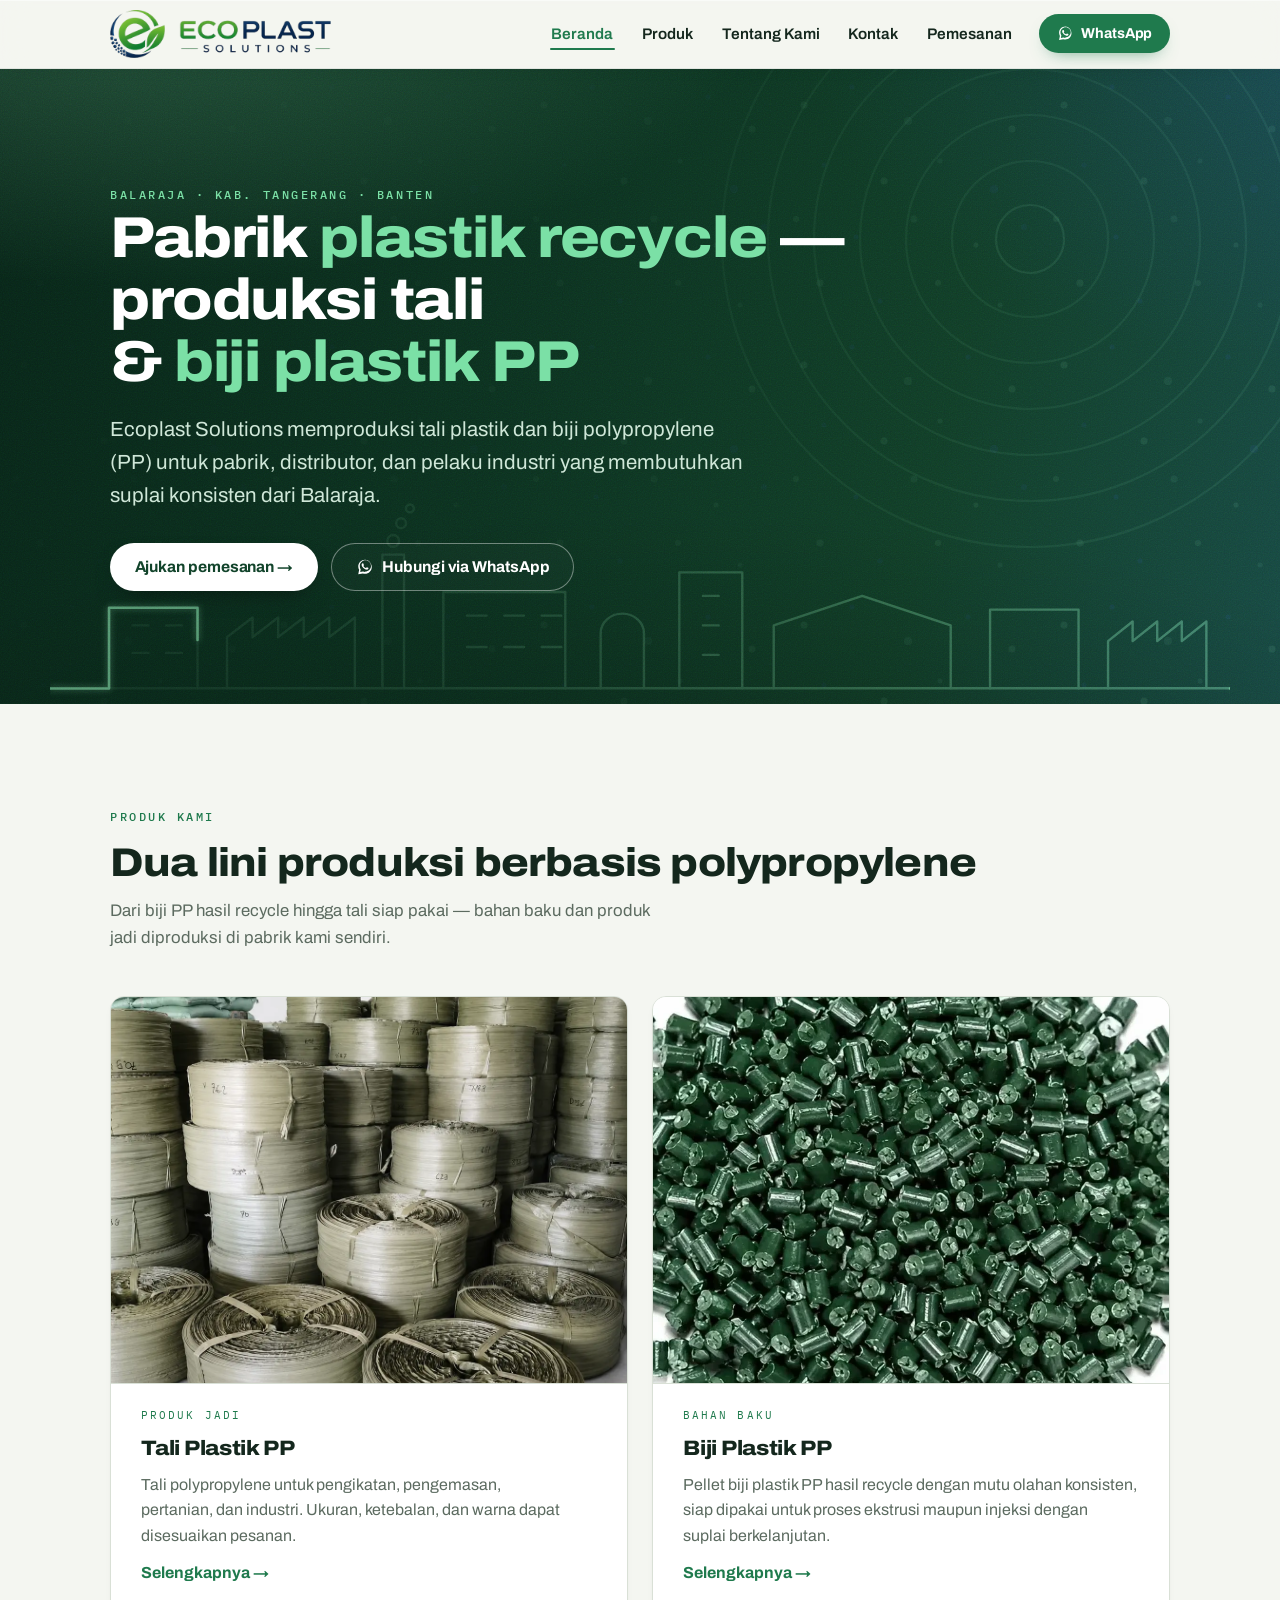
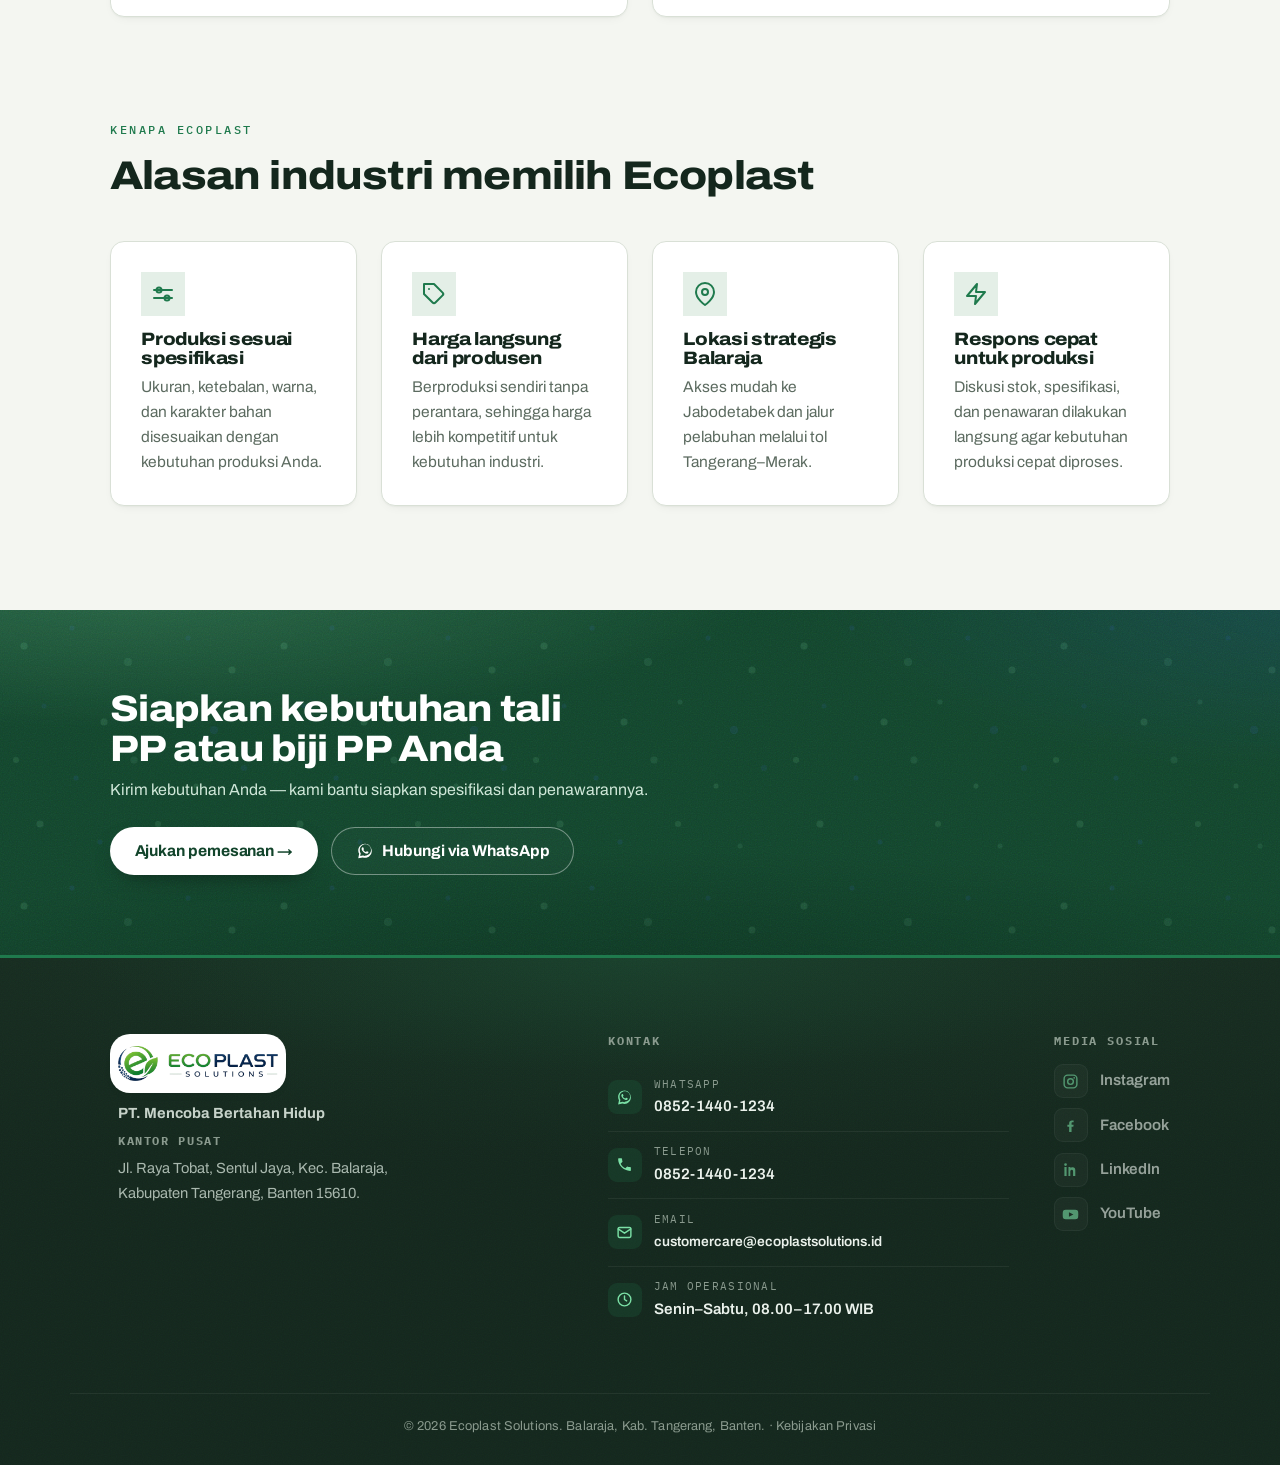
<file: index.html>
<!DOCTYPE html>
<html lang="id">
<head>
  <meta charset="UTF-8" />
  <meta name="viewport" content="width=device-width, initial-scale=1.0" />
  <title>Pabrik Plastik Recycle — Tali & Biji Plastik PP | Ecoplast Solutions</title>
  <meta name="description" content="Pabrik plastik recycle yang memproduksi biji plastik PP dan tali plastik PP untuk kebutuhan industri. Ecoplast Solutions — Balaraja, Kab. Tangerang, Banten." />
  <meta name="keywords" content="tali plastik, biji plastik, polypropylene, PP, produsen tali plastik PP, pabrik biji plastik, pabrik plastik recycle, pabrik plastik recycle biji plastik, pabrik daur ulang plastik, Ecoplast Solutions, Indonesia, Tangerang, Balaraja, Banten" />
  <meta name="robots" content="index, follow, max-snippet:-1, max-image-preview:large" />

  <link rel="canonical" href="https://ecoplastsolutions.id/" />
  <meta property="og:type" content="website" />
  <meta property="og:site_name" content="Ecoplast Solutions" />
  <meta property="og:locale" content="id_ID" />
  <meta property="og:title" content="Pabrik Plastik Recycle — Tali & Biji Plastik PP | Ecoplast Solutions" />
  <meta property="og:description" content="Pabrik plastik recycle: biji plastik PP dan tali plastik PP untuk pabrik, distributor, dan pelaku industri. Balaraja, Kab. Tangerang, Banten." />
  <meta property="og:url" content="https://ecoplastsolutions.id/" />
  <meta property="og:image" content="https://ecoplastsolutions.id/assets/og-image.png" />
  <meta property="og:image:width" content="1200" />
  <meta property="og:image:height" content="630" />
  <meta property="og:image:alt" content="Logo Ecoplast Solutions — produksi tali plastik &amp; biji plastik PP, Balaraja, Kab. Tangerang, Banten" />
  <meta name="twitter:card" content="summary_large_image" />

  <meta name="geo.region" content="ID-BT" />
  <meta name="geo.placename" content="Balaraja, Kabupaten Tangerang" />
  <meta name="geo.position" content="-6.2077458;106.4389806" />
  <meta name="ICBM" content="-6.2077458, 106.4389806" />

  <link rel="icon" href="/favicon.ico" sizes="16x16 32x32 48x48" />
  <link rel="icon" type="image/png" href="/favicon-32x32.png" sizes="32x32" />
  <link rel="icon" type="image/png" href="/favicon-48x48.png" sizes="48x48" />
  <link rel="apple-touch-icon" href="/apple-touch-icon.png" />
  <meta name="theme-color" content="#12442B" />
  <meta name="msapplication-TileColor" content="#12442B" />

  <link rel="preconnect" href="https://fonts.googleapis.com" />
  <link rel="preconnect" href="https://fonts.gstatic.com" crossorigin />
  <link href="https://fonts.googleapis.com/css2?family=Archivo:wght@400;500;600;700;800;900&family=IBM+Plex+Mono:wght@400;500&display=swap" rel="stylesheet" />
  <link rel="stylesheet" href="/styles.css?v=20260918a" />
  <link rel="stylesheet" href="/responsive.css?v=20260918a" />

  <script type="application/ld+json">
  {
    "@context": "https://schema.org",
    "@graph": [
      {
        "@type": "LocalBusiness",
        "@id": "https://ecoplastsolutions.id/#business",
        "name": "Ecoplast Solutions",
        "legalName": "PT. Mencoba Bertahan Hidup",
        "url": "https://ecoplastsolutions.id/",
        "logo": "https://ecoplastsolutions.id/assets/logo-full.png",
        "image": "https://ecoplastsolutions.id/assets/og-image.png",
        "description": "Pabrik plastik recycle yang memproduksi tali plastik dan biji plastik polypropylene (PP) untuk kebutuhan industri di Balaraja, Kabupaten Tangerang, Banten.",
        "keywords": "tali plastik PP, biji plastik PP, polypropylene, produsen plastik, pabrik plastik recycle, pabrik plastik recycle biji plastik, daur ulang plastik, Balaraja, Kabupaten Tangerang, Banten, Indonesia",
        "telephone": "+6285214401234",
        "email": "customercare@ecoplastsolutions.id",
        "address": {
          "@type": "PostalAddress",
          "streetAddress": "Jl. Raya Tobat, Sentul Jaya, Kec. Balaraja, Kabupaten Tangerang",
          "addressLocality": "Balaraja",
          "addressRegion": "Banten",
          "postalCode": "15610",
          "addressCountry": "ID"
        },
        "geo": {
          "@type": "GeoCoordinates",
          "latitude": -6.2077458,
          "longitude": 106.4389806
        },
        "hasMap": "https://www.google.com/maps?cid=893561851054800034",
        "openingHoursSpecification": [
          {
            "@type": "OpeningHoursSpecification",
            "dayOfWeek": [
              "Monday",
              "Tuesday",
              "Wednesday",
              "Thursday",
              "Friday",
              "Saturday"
            ],
            "opens": "08:00",
            "closes": "17:00"
          }
        ],
        "areaServed": [
          {
            "@type": "Country",
            "name": "Indonesia"
          },
          {
            "@type": "AdministrativeArea",
            "name": "Banten"
          },
          {
            "@type": "AdministrativeArea",
            "name": "DKI Jakarta"
          },
          {
            "@type": "AdministrativeArea",
            "name": "Jawa Barat"
          }
        ]
      },
      {
        "@type": "WebSite",
        "@id": "https://ecoplastsolutions.id/#website",
        "url": "https://ecoplastsolutions.id/",
        "name": "Ecoplast Solutions",
        "inLanguage": "id-ID",
        "publisher": {
          "@id": "https://ecoplastsolutions.id/#business"
        }
      },
      {
        "@type": "WebPage",
        "@id": "https://ecoplastsolutions.id/#webpage",
        "url": "https://ecoplastsolutions.id/",
        "name": "Pabrik Plastik Recycle — Tali & Biji Plastik PP | Ecoplast Solutions",
        "isPartOf": {
          "@id": "https://ecoplastsolutions.id/#website"
        },
        "about": {
          "@id": "https://ecoplastsolutions.id/#business"
        },
        "inLanguage": "id-ID"
      }
    ]
  }
  </script>
  <script>document.documentElement.classList.add('has-js');</script>
</head>
<body>
  <a class="skip-link" href="#main">Lewati ke konten</a>

  <header class="site-header">
    <div class="container">
      <a class="brand" href="/" aria-label="Ecoplast Solutions — Beranda">
        <img class="brand__mark" src="/assets/logo-lockup.png?v=1" width="570" height="124" alt="Ecoplast Solutions" />
      </a>
      <input type="checkbox" id="nav-toggle" class="nav-toggle" aria-label="Buka menu navigasi" autocomplete="off" />
      <label class="nav-burger" for="nav-toggle"><span></span><span></span><span></span></label>
      <label class="nav-overlay" for="nav-toggle" aria-hidden="true"></label>
      <nav class="nav" aria-label="Navigasi utama">
        <ul class="nav__links">
          <li><a class="nav__link" href="/" aria-current="page">Beranda</a></li>
          <li><a class="nav__link" href="/produk.html">Produk</a></li>
          <li><a class="nav__link" href="/tentang.html">Tentang Kami</a></li>
          <li><a class="nav__link" href="/kontak.html">Kontak</a></li>
          <li><a class="nav__link" href="/pemesanan.html">Pemesanan</a></li>
        </ul>
        <a class="btn btn--wa nav__cta" href="https://wa.me/6285214401234?text=Halo%20Ecoplast%20Solutions%2C%20saya%20ingin%20bertanya." target="_blank" rel="noopener">
          <svg class="wa-ico" viewBox="0 0 32 32" aria-hidden="true" fill="currentColor"><path d="M16.04 3C9.4 3 4 8.4 4 15.04c0 2.12.55 4.19 1.6 6.02L4 29l8.13-1.55a12 12 0 0 0 3.9.66h.01C22.68 28.1 28 22.7 28 16.06 28 9.42 22.68 3 16.04 3zm0 21.9c-1.2 0-2.38-.24-3.48-.72l-.25-.1-4.83.92.92-4.7-.16-.25a9.9 9.9 0 0 1-1.53-5.9c0-5.5 4.48-9.98 9.98-9.98 5.5 0 9.9 4.48 9.9 9.98 0 5.5-4.48 9.75-9.98 9.75zm5.46-7.38c-.3-.15-1.77-.87-2.04-.97-.27-.1-.47-.15-.67.15-.2.3-.77.97-.94 1.17-.17.2-.35.22-.65.07-.3-.15-1.26-.46-2.4-1.48-.89-.79-1.49-1.77-1.66-2.07-.17-.3-.02-.46.13-.61.13-.13.3-.35.45-.52.15-.17.2-.3.3-.5.1-.2.05-.37-.02-.52-.08-.15-.67-1.62-.92-2.22-.24-.58-.49-.5-.67-.51l-.57-.01c-.2 0-.52.07-.8.37-.27.3-1.05 1.02-1.05 2.5 0 1.47 1.07 2.89 1.22 3.09.15.2 2.1 3.2 5.08 4.49.71.31 1.26.49 1.69.63.71.22 1.36.19 1.87.12.57-.09 1.77-.72 2.02-1.42.25-.7.25-1.3.17-1.42-.07-.13-.27-.2-.57-.35z"/></svg>
          WhatsApp
        </a>
      </nav>
    </div>
  </header>

  <main id="main">

    <!-- Hero -->
    <section class="hero dotted hero--factory">
      <!-- Cahaya berjalan menyusuri siluet skyline pabrik. Layer statis redup =
           background CSS .hero--factory; overlay ini hanya segmen cahaya terang
           yang mengalir. Murni CSS/SVG; dimatikan saat prefers-reduced-motion. -->
      <svg class="hero__skyline" viewBox="0 0 1200 230" fill="none" aria-hidden="true" focusable="false">
        <path class="hero__skyline-run" pathLength="1000"
          d="M0 214 H60 V132 H150 V214 H180 V162 L206 142 L206 162 L232 142 L232 162 L258 142 L258 162 L284 142 L284 162 L310 142 L310 214 H338 V78 H360 V214 H400 V116 H524 V214 H560 V158 a22 20 0 0 1 44 0 V214 H640 V96 H704 V214 H736 V150 L826 120 L916 150 V214 H956 V134 H1046 V214 H1076 V166 L1101 146 L1101 166 L1126 146 L1126 166 L1151 146 L1151 166 L1176 146 L1176 214 H1200" />
      </svg>
      <div class="container">
        <div class="hero__inner">
          <span class="eyebrow on-dark">Balaraja · Kab. Tangerang · Banten</span>
          <h1>Pabrik <span class="hl-light">plastik recycle</span> — produksi tali &amp; <span class="hl-light">biji plastik PP</span></h1>
          <p class="hero__lead">Ecoplast Solutions memproduksi tali plastik dan biji polypropylene (PP) untuk pabrik, distributor, dan pelaku industri yang membutuhkan suplai konsisten dari Balaraja.</p>
          <div class="hero__actions">
            <a class="btn btn--on-dark" href="/pemesanan.html">Ajukan pemesanan →</a>
            <a class="btn btn--ghost-dark" href="https://wa.me/6285214401234?text=Halo%20Ecoplast%20Solutions%2C%20saya%20tertarik%20dengan%20tali%20plastik%20dan%20biji%20plastik%20PP." target="_blank" rel="noopener">
              <svg class="wa-ico" viewBox="0 0 32 32" aria-hidden="true" fill="currentColor"><path d="M16.04 3C9.4 3 4 8.4 4 15.04c0 2.12.55 4.19 1.6 6.02L4 29l8.13-1.55a12 12 0 0 0 3.9.66h.01C22.68 28.1 28 22.7 28 16.06 28 9.42 22.68 3 16.04 3zm0 21.9c-1.2 0-2.38-.24-3.48-.72l-.25-.1-4.83.92.92-4.7-.16-.25a9.9 9.9 0 0 1-1.53-5.9c0-5.5 4.48-9.98 9.98-9.98 5.5 0 9.9 4.48 9.9 9.98 0 5.5-4.48 9.75-9.98 9.75zm5.46-7.38c-.3-.15-1.77-.87-2.04-.97-.27-.1-.47-.15-.67.15-.2.3-.77.97-.94 1.17-.17.2-.35.22-.65.07-.3-.15-1.26-.46-2.4-1.48-.89-.79-1.49-1.77-1.66-2.07-.17-.3-.02-.46.13-.61.13-.13.3-.35.45-.52.15-.17.2-.3.3-.5.1-.2.05-.37-.02-.52-.08-.15-.67-1.62-.92-2.22-.24-.58-.49-.5-.67-.51l-.57-.01c-.2 0-.52.07-.8.37-.27.3-1.05 1.02-1.05 2.5 0 1.47 1.07 2.89 1.22 3.09.15.2 2.1 3.2 5.08 4.49.71.31 1.26.49 1.69.63.71.22 1.36.19 1.87.12.57-.09 1.77-.72 2.02-1.42.25-.7.25-1.3.17-1.42-.07-.13-.27-.2-.57-.35z"/></svg>
              Hubungi via WhatsApp
            </a>
          </div>
        </div>
      </div>
    </section>

    <!-- Ringkasan produk -->
    <section class="section">
      <div class="container">
        <div class="sec-head">
          <span class="eyebrow">Produk kami</span>
          <h2 class="h2-nowrap-lg">Dua lini produksi berbasis&nbsp;polypropylene</h2>
          <p>Dari biji PP hasil recycle hingga tali siap pakai — bahan baku dan produk jadi diproduksi di pabrik kami sendiri.</p>
        </div>
        <div class="grid grid--2">
          <a class="card pcard" href="/produk.html#tali">
            <div class="pcard__media">
              <img class="pcard__img" src="/assets/product/tali.webp" alt="Gulungan tali plastik PP di gudang produksi" width="1086" height="1448" loading="lazy" />
            </div>
            <span class="pcard__tag">Produk jadi</span>
            <h3>Tali Plastik PP</h3>
            <p>Tali polypropylene untuk pengikatan, pengemasan, pertanian, dan industri. Ukuran, ketebalan, dan warna dapat disesuaikan pesanan.</p>
            <span class="pcard__more">Selengkapnya →</span>
          </a>
          <a class="card pcard" href="/produk.html#biji">
            <div class="pcard__media">
              <img class="pcard__img" src="/assets/product/biji1.webp" alt="Biji plastik PP (pellet) warna hijau" width="789" height="1052" loading="lazy" />
            </div>
            <span class="pcard__tag">Bahan baku</span>
            <h3>Biji Plastik PP</h3>
            <p>Pellet biji plastik PP hasil recycle dengan mutu olahan konsisten, siap dipakai untuk proses ekstrusi maupun injeksi dengan suplai berkelanjutan.</p>
            <span class="pcard__more">Selengkapnya →</span>
          </a>
        </div>
      </div>
    </section>

    <!-- Keunggulan -->
    <section class="section" style="padding-top:0">
      <div class="container">
        <div class="sec-head">
          <span class="eyebrow">Kenapa Ecoplast</span>
          <h2 class="h2-nowrap-lg">Alasan industri memilih Ecoplast</h2>
        </div>
        <div class="grid grid--4">
          <div class="card feature">
            <span class="feature__ico">
              <svg width="24" height="24" viewBox="0 0 24 24" fill="none" stroke="currentColor" stroke-width="2" stroke-linecap="round" stroke-linejoin="round" aria-hidden="true">
                <line x1="3" y1="8" x2="21" y2="8" />
                <line x1="3" y1="16" x2="21" y2="16" />
                <circle cx="8" cy="8" r="2.5" />
                <circle cx="16" cy="16" r="2.5" />
              </svg>
            </span>
            <h3>Produksi sesuai spesifikasi</h3>
            <p>Ukuran, ketebalan, warna, dan karakter bahan disesuaikan dengan kebutuhan produksi Anda.</p>
          </div>
          <div class="card feature">
            <span class="feature__ico">
              <svg width="24" height="24" viewBox="0 0 24 24" fill="none" stroke="currentColor" stroke-width="2" stroke-linecap="round" stroke-linejoin="round" aria-hidden="true">
                <path d="M20.59 13.41l-7.17 7.17a2 2 0 0 1-2.83 0L2 12V2h10l8.59 8.59a2 2 0 0 1 0 2.82z" />
                <line x1="7" y1="7" x2="7.01" y2="7" />
              </svg>
            </span>
            <h3>Harga langsung dari produsen</h3>
            <p>Berproduksi sendiri tanpa perantara, sehingga harga lebih kompetitif untuk kebutuhan industri.</p>
          </div>
          <div class="card feature">
            <span class="feature__ico">
              <svg width="24" height="24" viewBox="0 0 24 24" fill="none" stroke="currentColor" stroke-width="2" stroke-linecap="round" stroke-linejoin="round" aria-hidden="true">
                <path d="M21 10c0 7-9 13-9 13s-9-6-9-13a9 9 0 0 1 18 0z" />
                <circle cx="12" cy="10" r="3" />
              </svg>
            </span>
            <h3>Lokasi strategis Balaraja</h3>
            <p>Akses mudah ke Jabodetabek dan jalur pelabuhan melalui tol Tangerang–Merak.</p>
          </div>
          <div class="card feature">
            <span class="feature__ico">
              <svg width="24" height="24" viewBox="0 0 24 24" fill="none" stroke="currentColor" stroke-width="2" stroke-linecap="round" stroke-linejoin="round" aria-hidden="true">
                <polygon points="13 2 3 14 12 14 11 22 21 10 12 10 13 2" />
              </svg>
            </span>
            <h3>Respons cepat untuk produksi</h3>
            <p>Diskusi stok, spesifikasi, dan penawaran dilakukan langsung agar kebutuhan produksi cepat diproses.</p>
          </div>
        </div>
      </div>
    </section>

    <!-- CTA band -->
    <section class="cta-band dotted">
      <div class="container">
        <div>
          <h2>Siapkan kebutuhan tali PP atau biji PP Anda</h2>
          <p>Kirim kebutuhan Anda — kami bantu siapkan spesifikasi dan penawarannya.</p>
        </div>
        <div class="cta-band__actions">
          <a class="btn btn--on-dark" href="/pemesanan.html">Ajukan pemesanan →</a>
          <a class="btn btn--ghost-dark" href="https://wa.me/6285214401234?text=Halo%20Ecoplast%20Solutions%2C%20saya%20butuh%20tali%20PP%20atau%20bahan%20baku%20biji%20PP." target="_blank" rel="noopener">
            <svg class="wa-ico" viewBox="0 0 32 32" aria-hidden="true" fill="currentColor"><path d="M16.04 3C9.4 3 4 8.4 4 15.04c0 2.12.55 4.19 1.6 6.02L4 29l8.13-1.55a12 12 0 0 0 3.9.66h.01C22.68 28.1 28 22.7 28 16.06 28 9.42 22.68 3 16.04 3zm0 21.9c-1.2 0-2.38-.24-3.48-.72l-.25-.1-4.83.92.92-4.7-.16-.25a9.9 9.9 0 0 1-1.53-5.9c0-5.5 4.48-9.98 9.98-9.98 5.5 0 9.9 4.48 9.9 9.98 0 5.5-4.48 9.75-9.98 9.75zm5.46-7.38c-.3-.15-1.77-.87-2.04-.97-.27-.1-.47-.15-.67.15-.2.3-.77.97-.94 1.17-.17.2-.35.22-.65.07-.3-.15-1.26-.46-2.4-1.48-.89-.79-1.49-1.77-1.66-2.07-.17-.3-.02-.46.13-.61.13-.13.3-.35.45-.52.15-.17.2-.3.3-.5.1-.2.05-.37-.02-.52-.08-.15-.67-1.62-.92-2.22-.24-.58-.49-.5-.67-.51l-.57-.01c-.2 0-.52.07-.8.37-.27.3-1.05 1.02-1.05 2.5 0 1.47 1.07 2.89 1.22 3.09.15.2 2.1 3.2 5.08 4.49.71.31 1.26.49 1.69.63.71.22 1.36.19 1.87.12.57-.09 1.77-.72 2.02-1.42.25-.7.25-1.3.17-1.42-.07-.13-.27-.2-.57-.35z"/></svg>
            Hubungi via WhatsApp
          </a>
        </div>
      </div>
    </section>

  </main>

  <footer class="site-footer">
    <div class="container">
      <div class="foot-cols">
      <div class="foot-info">
        <a class="foot-brand" href="/" aria-label="Ecoplast Solutions — Beranda">
          <img class="foot-brand__mark" src="/assets/logo-lockup.png?v=1" width="570" height="124" alt="Ecoplast Solutions" />
        </a>
        <p class="foot-address">
          <span class="foot-address__org">PT. Mencoba Bertahan Hidup</span>
          <strong>Kantor Pusat</strong>
          Jl. Raya Tobat, Sentul Jaya, Kec. Balaraja,<br />
          Kabupaten Tangerang, Banten 15610.
        </p>
      </div>
      <div class="foot-col">
        <h3>Kontak</h3>
        <div class="fc">
          <div class="fc-row">
            <span class="fc-ico"><svg viewBox="0 0 32 32" fill="currentColor" aria-hidden="true"><path d="M16.04 3C9.4 3 4 8.4 4 15.04c0 2.12.55 4.19 1.6 6.02L4 29l8.13-1.55a12 12 0 0 0 3.9.66h.01C22.68 28.1 28 22.7 28 16.06 28 9.42 22.68 3 16.04 3zm0 21.9c-1.2 0-2.38-.24-3.48-.72l-.25-.1-4.83.92.92-4.7-.16-.25a9.9 9.9 0 0 1-1.53-5.9c0-5.5 4.48-9.98 9.98-9.98 5.5 0 9.9 4.48 9.9 9.98 0 5.5-4.48 9.75-9.98 9.75zm5.46-7.38c-.3-.15-1.77-.87-2.04-.97-.27-.1-.47-.15-.67.15-.2.3-.77.97-.94 1.17-.17.2-.35.22-.65.07-.3-.15-1.26-.46-2.4-1.48-.89-.79-1.49-1.77-1.66-2.07-.17-.3-.02-.46.13-.61.13-.13.3-.35.45-.52.15-.17.2-.3.3-.5.1-.2.05-.37-.02-.52-.08-.15-.67-1.62-.92-2.22-.24-.58-.49-.5-.67-.51l-.57-.01c-.2 0-.52.07-.8.37-.27.3-1.05 1.02-1.05 2.5 0 1.47 1.07 2.89 1.22 3.09.15.2 2.1 3.2 5.08 4.49.71.31 1.26.49 1.69.63.71.22 1.36.19 1.87.12.57-.09 1.77-.72 2.02-1.42.25-.7.25-1.3.17-1.42-.07-.13-.27-.2-.57-.35z"/></svg></span>
            <div>
              <span class="fc-label">WhatsApp</span>
              <a class="fc-val" href="https://wa.me/6285214401234?text=Halo%20Ecoplast%20Solutions%2C%20saya%20ingin%20bertanya." target="_blank" rel="noopener">0852-1440-1234</a>
            </div>
          </div>
          <hr class="fc-divider" />
          <div class="fc-row">
            <span class="fc-ico"><svg viewBox="0 0 24 24" fill="currentColor" aria-hidden="true"><path d="M6.6 10.8c1.4 2.8 3.8 5.1 6.6 6.6l2.2-2.2c.3-.3.7-.4 1-.2 1.1.4 2.3.6 3.6.6.6 0 1 .4 1 1V20c0 .6-.4 1-1 1C10.6 21 3 13.4 3 4c0-.6.4-1 1-1h3.5c.6 0 1 .4 1 1 0 1.2.2 2.4.6 3.6.1.4 0 .8-.3 1l-2.2 2.2z"/></svg></span>
            <div>
              <span class="fc-label">Telepon</span>
              <a class="fc-val" href="tel:+6285214401234">0852-1440-1234</a>
            </div>
          </div>
          <hr class="fc-divider" />
          <div class="fc-row">
            <span class="fc-ico"><svg viewBox="0 0 24 24" fill="none" stroke="currentColor" stroke-width="2" stroke-linecap="round" stroke-linejoin="round" aria-hidden="true"><rect x="3" y="5" width="18" height="14" rx="2"/><path d="m3 7 9 6 9-6"/></svg></span>
            <div>
              <span class="fc-label">Email</span>
              <a class="fc-val fc-val--email" href="mailto:customercare@ecoplastsolutions.id">customercare@<wbr />ecoplastsolutions.id</a>
            </div>
          </div>
          <hr class="fc-divider" />
          <div class="fc-row">
            <span class="fc-ico"><svg viewBox="0 0 24 24" fill="none" stroke="currentColor" stroke-width="2" stroke-linecap="round" stroke-linejoin="round" aria-hidden="true"><circle cx="12" cy="12" r="9"/><path d="M12 7v5l3 2"/></svg></span>
            <div>
              <span class="fc-label">Jam Operasional</span>
              <span class="fc-val">Senin–Sabtu, 08.00–17.00 WIB</span>
            </div>
          </div>
        </div>
      </div>
      <div class="foot-col">
        <h3>Media Sosial</h3>
        <ul class="foot-social">
          <li class="fsoc">
            <span class="fsoc-ico"><svg viewBox="0 0 24 24" fill="none" stroke="currentColor" stroke-width="2" aria-hidden="true"><rect x="3" y="3" width="18" height="18" rx="5"/><circle cx="12" cy="12" r="4"/><circle cx="17.2" cy="6.8" r="1.2" fill="currentColor" stroke="none"/></svg></span>
            <div>
              <span class="fsoc-name">Instagram</span>
            </div>
          </li>
          <li class="fsoc">
            <span class="fsoc-ico"><svg viewBox="0 0 24 24" fill="currentColor" aria-hidden="true"><path d="M13.5 21v-7.3h2.5l.4-2.9h-2.9V8.9c0-.8.2-1.4 1.4-1.4h1.5V4.9c-.3 0-1.3-.1-2.4-.1-2.3 0-3.9 1.4-3.9 4v2.1H7.6v2.9h2.5V21h3.4z"/></svg></span>
            <div>
              <span class="fsoc-name">Facebook</span>
            </div>
          </li>
          <li class="fsoc">
            <span class="fsoc-ico"><svg viewBox="0 0 24 24" fill="currentColor" aria-hidden="true"><path d="M6.94 5A1.94 1.94 0 1 1 3.06 5a1.94 1.94 0 0 1 3.88 0zM3.4 8.6h3.1V21H3.4V8.6zm5.7 0h2.97v1.7h.04c.41-.78 1.42-1.6 2.93-1.6 3.13 0 3.71 2.06 3.71 4.74V21h-3.1v-5.5c0-1.31-.02-3-1.83-3-1.83 0-2.11 1.43-2.11 2.9V21H9.1V8.6z"/></svg></span>
            <div>
              <span class="fsoc-name">LinkedIn</span>
            </div>
          </li>
          <li class="fsoc">
            <span class="fsoc-ico"><svg viewBox="0 0 24 24" fill="currentColor" aria-hidden="true"><path d="M23 12s0-3.2-.4-4.7c-.2-.8-.9-1.5-1.7-1.7C19.4 5.2 12 5.2 12 5.2s-7.4 0-8.9.4c-.8.2-1.5.9-1.7 1.7C1 8.8 1 12 1 12s0 3.2.4 4.7c.2.8.9 1.5 1.7 1.7 1.5.4 8.9.4 8.9.4s7.4 0 8.9-.4c.8-.2 1.5-.9 1.7-1.7.4-1.5.4-4.7.4-4.7zM9.8 15.3V8.7l6.3 3.3-6.3 3.3z"/></svg></span>
            <div>
              <span class="fsoc-name">YouTube</span>
            </div>
          </li>
        </ul>
      </div>
      </div>
    </div>
    <div class="foot-bottom">© <span class="js-year">2026</span> Ecoplast Solutions. Balaraja, Kab. Tangerang, Banten.<a class="foot-bottom__privacy" href="/kebijakan-privasi.html">Kebijakan Privasi</a></div>
  </footer>

  <script>
    document.querySelectorAll(".js-year").forEach(function(e){e.textContent=new Date().getFullYear();});
    /* Tutup drawer saat halaman dipulihkan dari RIWAYAT (tombol Back).
       Menu = checkbox CSS-only, dan browser memulihkan state checkbox saat navigasi
       riwayat -> halaman sebelumnya muncul dengan drawer sudah terbuka, seolah
       hamburger membuka sendiri. Perlu DUA lapis karena mekanismenya dua:
       (1) autocomplete="off" di <input> mematikan pemulihan state form biasa, dan
           itu jalan walau JS mati;
       (2) bfcache mengembalikan DOM apa adanya sehingga atribut itu TIDAK menolong
           -> pageshow yang menanganinya.
       Baris t.checked=false di luar handler menutup drawer sebelum cat pertama
       pada pemulihan non-bfcache, supaya tak ada kedipan. */
    (function(){
      var t=document.getElementById("nav-toggle");
      if(!t)return;
      t.checked=false;
      window.addEventListener("pageshow",function(){t.checked=false;});
    })();
    /* Reveal saat masuk layar. Daftar SEL harus sama dgn selector .has-js di styles.css. */
    (function(){
      var SEL=".hero__inner > *, .sec-head, .pcard, .feature, .prod, .step, .card, .gshot, .map-block, .cta-band .container > *";
      var els=[].slice.call(document.querySelectorAll(SEL));
      if(!els.length)return;
      if(!("IntersectionObserver" in window)){els.forEach(function(el){el.classList.add("in");});return;}
      els.forEach(function(el){
        var sibs=[].slice.call(el.parentNode.children).filter(function(c){return els.indexOf(c)>-1;});
        var i=sibs.indexOf(el);
        if(i>0)el.style.transitionDelay=Math.min(i,5)*0.12+"s";
      });
      var io=new IntersectionObserver(function(ents){
        ents.forEach(function(e){if(e.isIntersecting){e.target.classList.add("in");io.unobserve(e.target);}});
      },{rootMargin:"0px 0px -8% 0px",threshold:0.08});
      els.forEach(function(el){io.observe(el);});
    })();
  </script>
</body>
</html>
</file>
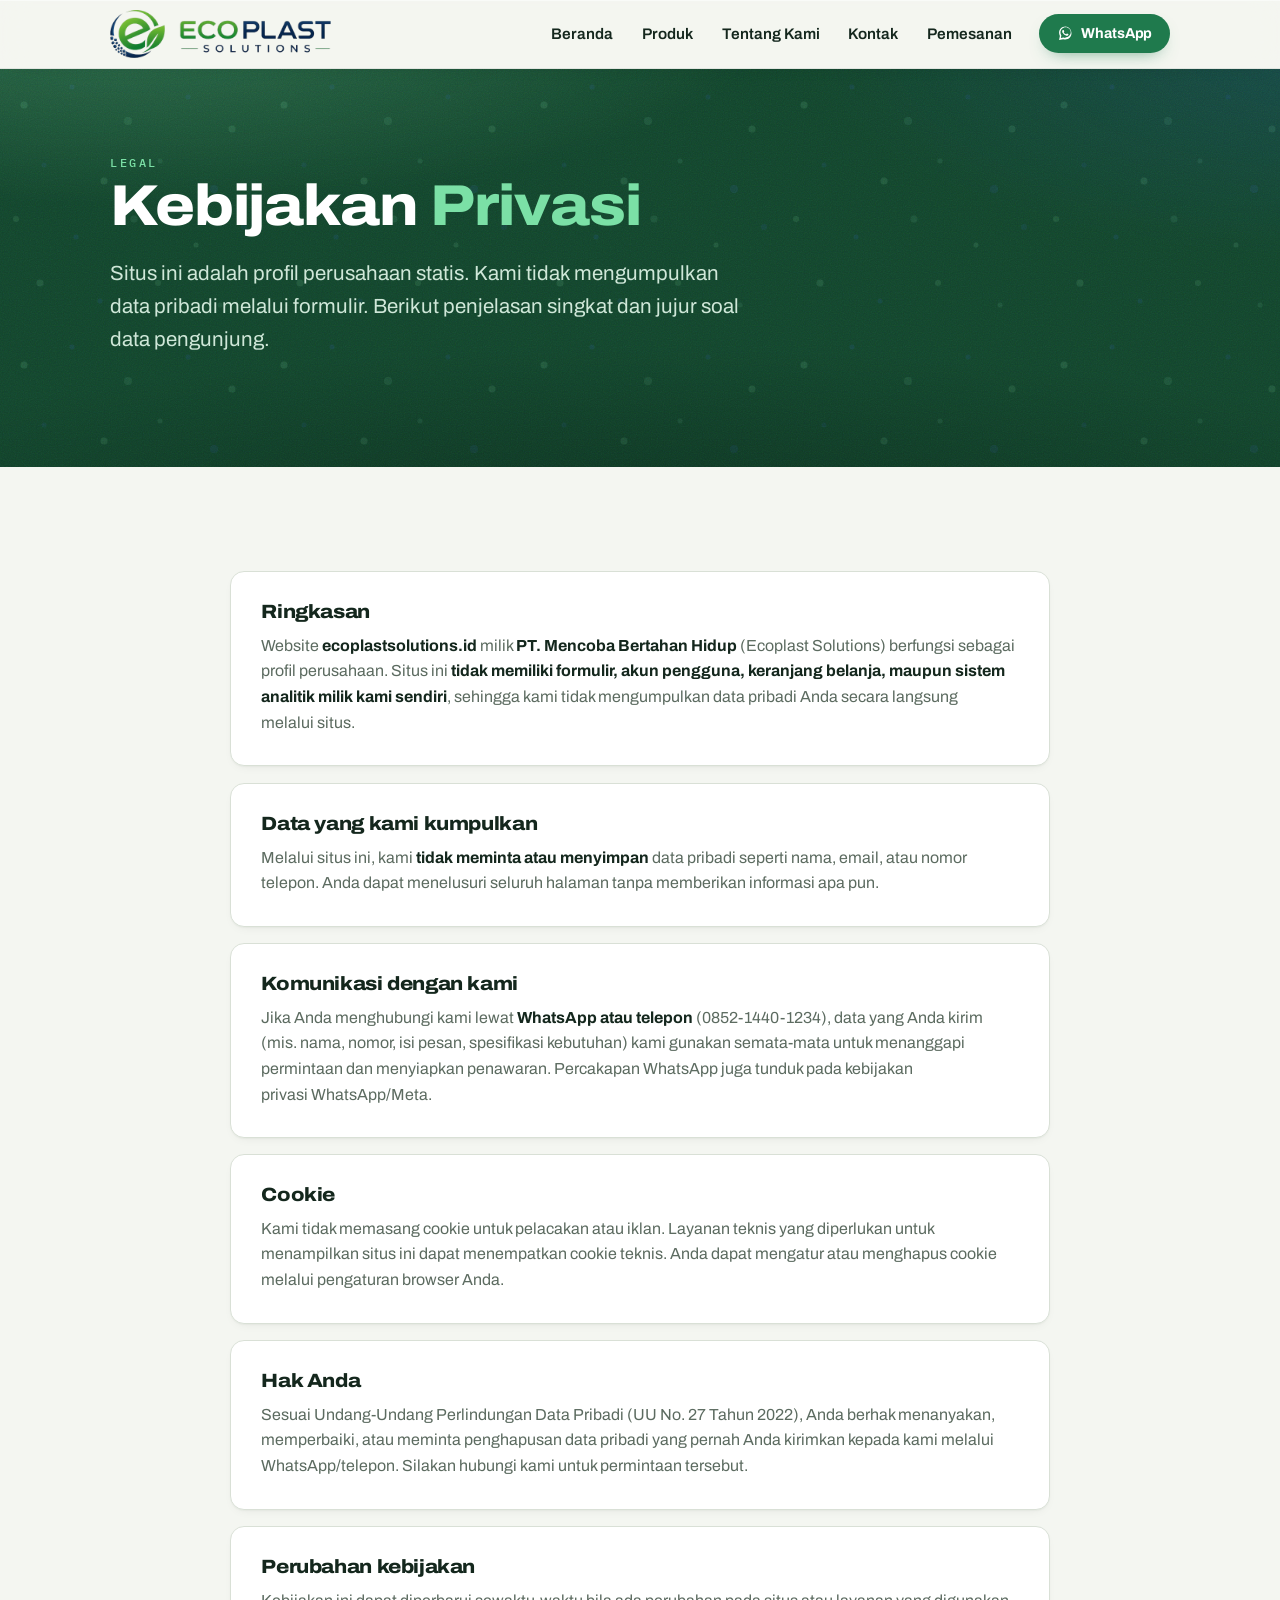
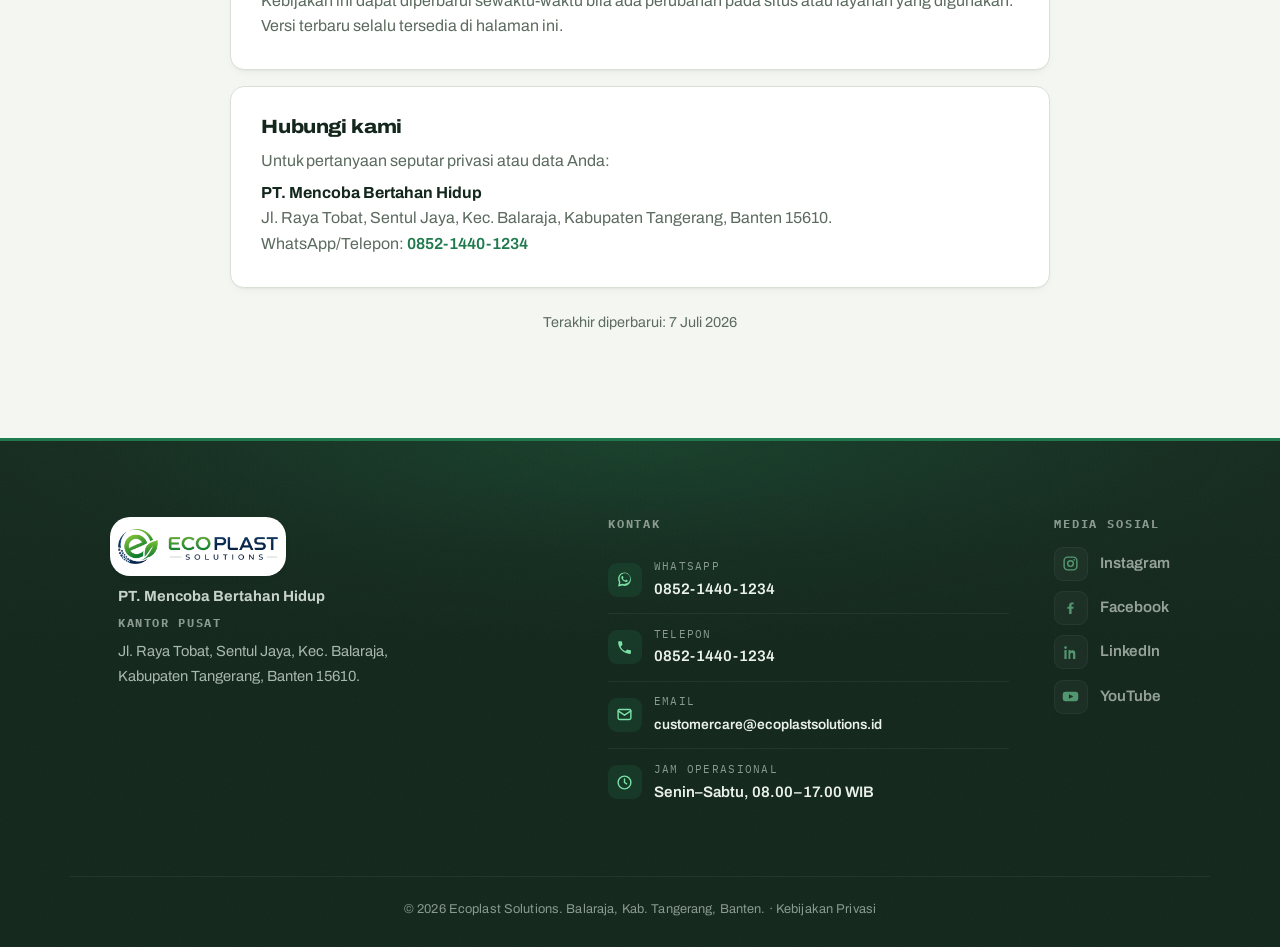
<file: kebijakan-privasi.html>
<!DOCTYPE html>
<html lang="id">
<head>
  <meta charset="UTF-8" />
  <meta name="viewport" content="width=device-width, initial-scale=1.0" />
  <title>Kebijakan Privasi — Ecoplast Solutions</title>
  <meta name="description" content="Kebijakan privasi Ecoplast Solutions: situs profil statis tanpa formulir pengumpulan data. Penjelasan data yang dikumpulkan, komunikasi, dan cookie." />
  <meta name="keywords" content="kebijakan privasi, Ecoplast Solutions, Indonesia, Tangerang, Balaraja, Banten" />
  <meta name="robots" content="index, follow, max-snippet:-1, max-image-preview:large" />

  <link rel="canonical" href="https://ecoplastsolutions.id/kebijakan-privasi.html" />
  <meta property="og:type" content="website" />
  <meta property="og:site_name" content="Ecoplast Solutions" />
  <meta property="og:locale" content="id_ID" />
  <meta property="og:title" content="Kebijakan Privasi — Ecoplast Solutions" />
  <meta property="og:description" content="Situs profil statis tanpa formulir pengumpulan data. Penjelasan data yang dikumpulkan, komunikasi, dan cookie." />
  <meta property="og:url" content="https://ecoplastsolutions.id/kebijakan-privasi.html" />
  <meta property="og:image" content="https://ecoplastsolutions.id/assets/og-image.png" />
  <meta property="og:image:width" content="1200" />
  <meta property="og:image:height" content="630" />
  <meta property="og:image:alt" content="Logo Ecoplast Solutions — produksi tali plastik &amp; biji plastik PP, Balaraja, Kab. Tangerang, Banten" />
  <meta name="twitter:card" content="summary_large_image" />

  <meta name="geo.region" content="ID-BT" />
  <meta name="geo.placename" content="Balaraja, Kabupaten Tangerang" />
  <meta name="geo.position" content="-6.2077458;106.4389806" />
  <meta name="ICBM" content="-6.2077458, 106.4389806" />

  <link rel="icon" href="/favicon.ico" sizes="16x16 32x32 48x48" />
  <link rel="icon" type="image/png" href="/favicon-32x32.png" sizes="32x32" />
  <link rel="icon" type="image/png" href="/favicon-48x48.png" sizes="48x48" />
  <link rel="apple-touch-icon" href="/apple-touch-icon.png" />
  <meta name="theme-color" content="#12442B" />
  <meta name="msapplication-TileColor" content="#12442B" />

  <link rel="preconnect" href="https://fonts.googleapis.com" />
  <link rel="preconnect" href="https://fonts.gstatic.com" crossorigin />
  <link href="https://fonts.googleapis.com/css2?family=Archivo:wght@400;500;600;700;800;900&family=IBM+Plex+Mono:wght@400;500&display=swap" rel="stylesheet" />
  <link rel="stylesheet" href="/styles.css?v=20260918a" />
  <link rel="stylesheet" href="/responsive.css?v=20260918a" />
  <script type="application/ld+json">
  {
    "@context": "https://schema.org",
    "@graph": [
      {
        "@type": "WebSite",
        "@id": "https://ecoplastsolutions.id/#website",
        "url": "https://ecoplastsolutions.id/",
        "name": "Ecoplast Solutions",
        "inLanguage": "id-ID",
        "publisher": {
          "@id": "https://ecoplastsolutions.id/#business"
        }
      },
      {
        "@type": "WebPage",
        "@id": "https://ecoplastsolutions.id/kebijakan-privasi.html#webpage",
        "url": "https://ecoplastsolutions.id/kebijakan-privasi.html",
        "name": "Kebijakan Privasi — Ecoplast Solutions",
        "isPartOf": {
          "@id": "https://ecoplastsolutions.id/#website"
        },
        "about": {
          "@id": "https://ecoplastsolutions.id/#business"
        },
        "inLanguage": "id-ID",
        "breadcrumb": {
          "@id": "https://ecoplastsolutions.id/kebijakan-privasi.html#breadcrumb"
        }
      },
      {
        "@type": "BreadcrumbList",
        "@id": "https://ecoplastsolutions.id/kebijakan-privasi.html#breadcrumb",
        "itemListElement": [
          {
            "@type": "ListItem",
            "position": 1,
            "name": "Beranda",
            "item": "https://ecoplastsolutions.id/"
          },
          {
            "@type": "ListItem",
            "position": 2,
            "name": "Kebijakan Privasi",
            "item": "https://ecoplastsolutions.id/kebijakan-privasi.html"
          }
        ]
      }
    ]
  }
  </script>
  <script>document.documentElement.classList.add('has-js');</script>
</head>
<body>
  <a class="skip-link" href="#main">Lewati ke konten</a>

  <header class="site-header">
    <div class="container">
      <a class="brand" href="/" aria-label="Ecoplast Solutions — Beranda">
        <img class="brand__mark" src="/assets/logo-lockup.png?v=1" width="570" height="124" alt="Ecoplast Solutions" />
      </a>
      <input type="checkbox" id="nav-toggle" class="nav-toggle" aria-label="Buka menu navigasi" autocomplete="off" />
      <label class="nav-burger" for="nav-toggle"><span></span><span></span><span></span></label>
      <label class="nav-overlay" for="nav-toggle" aria-hidden="true"></label>
      <nav class="nav" aria-label="Navigasi utama">
        <ul class="nav__links">
          <li><a class="nav__link" href="/">Beranda</a></li>
          <li><a class="nav__link" href="/produk.html">Produk</a></li>
          <li><a class="nav__link" href="/tentang.html">Tentang Kami</a></li>
          <li><a class="nav__link" href="/kontak.html">Kontak</a></li>
          <li><a class="nav__link" href="/pemesanan.html">Pemesanan</a></li>
        </ul>
        <a class="btn btn--wa nav__cta" href="https://wa.me/6285214401234?text=Halo%20Ecoplast%20Solutions%2C%20saya%20ingin%20bertanya." target="_blank" rel="noopener">
          <svg class="wa-ico" viewBox="0 0 32 32" aria-hidden="true" fill="currentColor"><path d="M16.04 3C9.4 3 4 8.4 4 15.04c0 2.12.55 4.19 1.6 6.02L4 29l8.13-1.55a12 12 0 0 0 3.9.66h.01C22.68 28.1 28 22.7 28 16.06 28 9.42 22.68 3 16.04 3zm0 21.9c-1.2 0-2.38-.24-3.48-.72l-.25-.1-4.83.92.92-4.7-.16-.25a9.9 9.9 0 0 1-1.53-5.9c0-5.5 4.48-9.98 9.98-9.98 5.5 0 9.9 4.48 9.9 9.98 0 5.5-4.48 9.75-9.98 9.75zm5.46-7.38c-.3-.15-1.77-.87-2.04-.97-.27-.1-.47-.15-.67.15-.2.3-.77.97-.94 1.17-.17.2-.35.22-.65.07-.3-.15-1.26-.46-2.4-1.48-.89-.79-1.49-1.77-1.66-2.07-.17-.3-.02-.46.13-.61.13-.13.3-.35.45-.52.15-.17.2-.3.3-.5.1-.2.05-.37-.02-.52-.08-.15-.67-1.62-.92-2.22-.24-.58-.49-.5-.67-.51l-.57-.01c-.2 0-.52.07-.8.37-.27.3-1.05 1.02-1.05 2.5 0 1.47 1.07 2.89 1.22 3.09.15.2 2.1 3.2 5.08 4.49.71.31 1.26.49 1.69.63.71.22 1.36.19 1.87.12.57-.09 1.77-.72 2.02-1.42.25-.7.25-1.3.17-1.42-.07-.13-.27-.2-.57-.35z"/></svg>
          WhatsApp
        </a>
      </nav>
    </div>
  </header>

  <main id="main">

    <!-- Page hero -->
    <section class="hero dotted" style="padding-block:clamp(3rem,7vw,5rem)">
      <div class="container">
        <div class="hero__inner">
          <span class="eyebrow on-dark">Legal</span>
          <h1>Kebijakan <span class="hl-light">Privasi</span></h1>
          <p class="hero__lead">Situs ini adalah profil perusahaan statis. Kami tidak mengumpulkan data pribadi melalui formulir. Berikut penjelasan singkat dan jujur soal data pengunjung.</p>
        </div>
      </div>
    </section>

    <!-- Isi kebijakan -->
    <section class="section">
      <div class="container">
        <div style="max-width:820px;margin-inline:auto;display:grid;gap:1rem">

          <div class="card">
            <h2 style="font-size:1.2rem;margin-bottom:0.6rem">Ringkasan</h2>
            <p>Website <strong>ecoplastsolutions.id</strong> milik <strong>PT. Mencoba Bertahan Hidup</strong> (Ecoplast Solutions) berfungsi sebagai profil perusahaan. Situs ini <strong>tidak memiliki formulir, akun pengguna, keranjang belanja, maupun sistem analitik milik kami sendiri</strong>, sehingga kami tidak mengumpulkan data pribadi Anda secara langsung melalui situs.</p>
          </div>

          <div class="card">
            <h2 style="font-size:1.2rem;margin-bottom:0.6rem">Data yang kami kumpulkan</h2>
            <p>Melalui situs ini, kami <strong>tidak meminta atau menyimpan</strong> data pribadi seperti nama, email, atau nomor telepon. Anda dapat menelusuri seluruh halaman tanpa memberikan informasi apa pun.</p>
          </div>

          <div class="card">
            <h2 style="font-size:1.2rem;margin-bottom:0.6rem">Komunikasi dengan kami</h2>
            <p>Jika Anda menghubungi kami lewat <strong>WhatsApp atau telepon</strong> (0852-1440-1234), data yang Anda kirim (mis. nama, nomor, isi pesan, spesifikasi kebutuhan) kami gunakan semata-mata untuk menanggapi permintaan dan menyiapkan penawaran. Percakapan WhatsApp juga tunduk pada kebijakan privasi WhatsApp/Meta.</p>
          </div>

          <div class="card">
            <h2 style="font-size:1.2rem;margin-bottom:0.6rem">Cookie</h2>
            <p>Kami tidak memasang cookie untuk pelacakan atau iklan. Layanan teknis yang diperlukan untuk menampilkan situs ini dapat menempatkan cookie teknis. Anda dapat mengatur atau menghapus cookie melalui pengaturan browser Anda.</p>
          </div>

          <div class="card">
            <h2 style="font-size:1.2rem;margin-bottom:0.6rem">Hak Anda</h2>
            <p>Sesuai Undang-Undang Perlindungan Data Pribadi (UU No. 27 Tahun 2022), Anda berhak menanyakan, memperbaiki, atau meminta penghapusan data pribadi yang pernah Anda kirimkan kepada kami melalui WhatsApp/telepon. Silakan hubungi kami untuk permintaan tersebut.</p>
          </div>

          <div class="card">
            <h2 style="font-size:1.2rem;margin-bottom:0.6rem">Perubahan kebijakan</h2>
            <p>Kebijakan ini dapat diperbarui sewaktu-waktu bila ada perubahan pada situs atau layanan yang digunakan. Versi terbaru selalu tersedia di halaman ini.</p>
          </div>

          <div class="card">
            <h2 style="font-size:1.2rem;margin-bottom:0.6rem">Hubungi kami</h2>
            <p>Untuk pertanyaan seputar privasi atau data Anda:</p>
            <p style="margin-top:0.4rem"><strong>PT. Mencoba Bertahan Hidup</strong><br />Jl. Raya Tobat, Sentul Jaya, Kec. Balaraja, Kabupaten Tangerang, Banten 15610.<br />WhatsApp/Telepon: <a class="link-inline" href="tel:+6285214401234">0852-1440-1234</a></p>
          </div>

          <p style="color:var(--muted);font-size:0.9rem;text-align:center;margin-top:0.4rem">Terakhir diperbarui: 7 Juli 2026</p>

        </div>
      </div>
    </section>

  </main>

  <footer class="site-footer">
    <div class="container">
      <div class="foot-cols">
      <div class="foot-info">
        <a class="foot-brand" href="/" aria-label="Ecoplast Solutions — Beranda">
          <img class="foot-brand__mark" src="/assets/logo-lockup.png?v=1" width="570" height="124" alt="Ecoplast Solutions" />
        </a>
        <p class="foot-address">
          <span class="foot-address__org">PT. Mencoba Bertahan Hidup</span>
          <strong>Kantor Pusat</strong>
          Jl. Raya Tobat, Sentul Jaya, Kec. Balaraja,<br />
          Kabupaten Tangerang, Banten 15610.
        </p>
      </div>
      <div class="foot-col">
        <h3>Kontak</h3>
        <div class="fc">
          <div class="fc-row">
            <span class="fc-ico"><svg viewBox="0 0 32 32" fill="currentColor" aria-hidden="true"><path d="M16.04 3C9.4 3 4 8.4 4 15.04c0 2.12.55 4.19 1.6 6.02L4 29l8.13-1.55a12 12 0 0 0 3.9.66h.01C22.68 28.1 28 22.7 28 16.06 28 9.42 22.68 3 16.04 3zm0 21.9c-1.2 0-2.38-.24-3.48-.72l-.25-.1-4.83.92.92-4.7-.16-.25a9.9 9.9 0 0 1-1.53-5.9c0-5.5 4.48-9.98 9.98-9.98 5.5 0 9.9 4.48 9.9 9.98 0 5.5-4.48 9.75-9.98 9.75zm5.46-7.38c-.3-.15-1.77-.87-2.04-.97-.27-.1-.47-.15-.67.15-.2.3-.77.97-.94 1.17-.17.2-.35.22-.65.07-.3-.15-1.26-.46-2.4-1.48-.89-.79-1.49-1.77-1.66-2.07-.17-.3-.02-.46.13-.61.13-.13.3-.35.45-.52.15-.17.2-.3.3-.5.1-.2.05-.37-.02-.52-.08-.15-.67-1.62-.92-2.22-.24-.58-.49-.5-.67-.51l-.57-.01c-.2 0-.52.07-.8.37-.27.3-1.05 1.02-1.05 2.5 0 1.47 1.07 2.89 1.22 3.09.15.2 2.1 3.2 5.08 4.49.71.31 1.26.49 1.69.63.71.22 1.36.19 1.87.12.57-.09 1.77-.72 2.02-1.42.25-.7.25-1.3.17-1.42-.07-.13-.27-.2-.57-.35z"/></svg></span>
            <div>
              <span class="fc-label">WhatsApp</span>
              <a class="fc-val" href="https://wa.me/6285214401234?text=Halo%20Ecoplast%20Solutions%2C%20saya%20ingin%20bertanya." target="_blank" rel="noopener">0852-1440-1234</a>
            </div>
          </div>
          <hr class="fc-divider" />
          <div class="fc-row">
            <span class="fc-ico"><svg viewBox="0 0 24 24" fill="currentColor" aria-hidden="true"><path d="M6.6 10.8c1.4 2.8 3.8 5.1 6.6 6.6l2.2-2.2c.3-.3.7-.4 1-.2 1.1.4 2.3.6 3.6.6.6 0 1 .4 1 1V20c0 .6-.4 1-1 1C10.6 21 3 13.4 3 4c0-.6.4-1 1-1h3.5c.6 0 1 .4 1 1 0 1.2.2 2.4.6 3.6.1.4 0 .8-.3 1l-2.2 2.2z"/></svg></span>
            <div>
              <span class="fc-label">Telepon</span>
              <a class="fc-val" href="tel:+6285214401234">0852-1440-1234</a>
            </div>
          </div>
          <hr class="fc-divider" />
          <div class="fc-row">
            <span class="fc-ico"><svg viewBox="0 0 24 24" fill="none" stroke="currentColor" stroke-width="2" stroke-linecap="round" stroke-linejoin="round" aria-hidden="true"><rect x="3" y="5" width="18" height="14" rx="2"/><path d="m3 7 9 6 9-6"/></svg></span>
            <div>
              <span class="fc-label">Email</span>
              <a class="fc-val fc-val--email" href="mailto:customercare@ecoplastsolutions.id">customercare@<wbr />ecoplastsolutions.id</a>
            </div>
          </div>
          <hr class="fc-divider" />
          <div class="fc-row">
            <span class="fc-ico"><svg viewBox="0 0 24 24" fill="none" stroke="currentColor" stroke-width="2" stroke-linecap="round" stroke-linejoin="round" aria-hidden="true"><circle cx="12" cy="12" r="9"/><path d="M12 7v5l3 2"/></svg></span>
            <div>
              <span class="fc-label">Jam Operasional</span>
              <span class="fc-val">Senin–Sabtu, 08.00–17.00 WIB</span>
            </div>
          </div>
        </div>
      </div>
      <div class="foot-col">
        <h3>Media Sosial</h3>
        <ul class="foot-social">
          <li class="fsoc">
            <span class="fsoc-ico"><svg viewBox="0 0 24 24" fill="none" stroke="currentColor" stroke-width="2" aria-hidden="true"><rect x="3" y="3" width="18" height="18" rx="5"/><circle cx="12" cy="12" r="4"/><circle cx="17.2" cy="6.8" r="1.2" fill="currentColor" stroke="none"/></svg></span>
            <div>
              <span class="fsoc-name">Instagram</span>
            </div>
          </li>
          <li class="fsoc">
            <span class="fsoc-ico"><svg viewBox="0 0 24 24" fill="currentColor" aria-hidden="true"><path d="M13.5 21v-7.3h2.5l.4-2.9h-2.9V8.9c0-.8.2-1.4 1.4-1.4h1.5V4.9c-.3 0-1.3-.1-2.4-.1-2.3 0-3.9 1.4-3.9 4v2.1H7.6v2.9h2.5V21h3.4z"/></svg></span>
            <div>
              <span class="fsoc-name">Facebook</span>
            </div>
          </li>
          <li class="fsoc">
            <span class="fsoc-ico"><svg viewBox="0 0 24 24" fill="currentColor" aria-hidden="true"><path d="M6.94 5A1.94 1.94 0 1 1 3.06 5a1.94 1.94 0 0 1 3.88 0zM3.4 8.6h3.1V21H3.4V8.6zm5.7 0h2.97v1.7h.04c.41-.78 1.42-1.6 2.93-1.6 3.13 0 3.71 2.06 3.71 4.74V21h-3.1v-5.5c0-1.31-.02-3-1.83-3-1.83 0-2.11 1.43-2.11 2.9V21H9.1V8.6z"/></svg></span>
            <div>
              <span class="fsoc-name">LinkedIn</span>
            </div>
          </li>
          <li class="fsoc">
            <span class="fsoc-ico"><svg viewBox="0 0 24 24" fill="currentColor" aria-hidden="true"><path d="M23 12s0-3.2-.4-4.7c-.2-.8-.9-1.5-1.7-1.7C19.4 5.2 12 5.2 12 5.2s-7.4 0-8.9.4c-.8.2-1.5.9-1.7 1.7C1 8.8 1 12 1 12s0 3.2.4 4.7c.2.8.9 1.5 1.7 1.7 1.5.4 8.9.4 8.9.4s7.4 0 8.9-.4c.8-.2 1.5-.9 1.7-1.7.4-1.5.4-4.7.4-4.7zM9.8 15.3V8.7l6.3 3.3-6.3 3.3z"/></svg></span>
            <div>
              <span class="fsoc-name">YouTube</span>
            </div>
          </li>
        </ul>
      </div>
      </div>
    </div>
    <div class="foot-bottom">© <span class="js-year">2026</span> Ecoplast Solutions. Balaraja, Kab. Tangerang, Banten.<a class="foot-bottom__privacy" href="/kebijakan-privasi.html">Kebijakan Privasi</a></div>
  </footer>

  <script>
    document.querySelectorAll(".js-year").forEach(function(e){e.textContent=new Date().getFullYear();});
    /* Tutup drawer saat halaman dipulihkan dari RIWAYAT (tombol Back).
       Menu = checkbox CSS-only, dan browser memulihkan state checkbox saat navigasi
       riwayat -> halaman sebelumnya muncul dengan drawer sudah terbuka, seolah
       hamburger membuka sendiri. Perlu DUA lapis karena mekanismenya dua:
       (1) autocomplete="off" di <input> mematikan pemulihan state form biasa, dan
           itu jalan walau JS mati;
       (2) bfcache mengembalikan DOM apa adanya sehingga atribut itu TIDAK menolong
           -> pageshow yang menanganinya.
       Baris t.checked=false di luar handler menutup drawer sebelum cat pertama
       pada pemulihan non-bfcache, supaya tak ada kedipan. */
    (function(){
      var t=document.getElementById("nav-toggle");
      if(!t)return;
      t.checked=false;
      window.addEventListener("pageshow",function(){t.checked=false;});
    })();
    /* Reveal saat masuk layar. Daftar SEL harus sama dgn selector .has-js di styles.css. */
    (function(){
      var SEL=".hero__inner > *, .sec-head, .pcard, .feature, .prod, .step, .card, .gshot, .map-block, .cta-band .container > *";
      var els=[].slice.call(document.querySelectorAll(SEL));
      if(!els.length)return;
      if(!("IntersectionObserver" in window)){els.forEach(function(el){el.classList.add("in");});return;}
      els.forEach(function(el){
        var sibs=[].slice.call(el.parentNode.children).filter(function(c){return els.indexOf(c)>-1;});
        var i=sibs.indexOf(el);
        if(i>0)el.style.transitionDelay=Math.min(i,5)*0.12+"s";
      });
      var io=new IntersectionObserver(function(ents){
        ents.forEach(function(e){if(e.isIntersecting){e.target.classList.add("in");io.unobserve(e.target);}});
      },{rootMargin:"0px 0px -8% 0px",threshold:0.08});
      els.forEach(function(el){io.observe(el);});
    })();
  </script>
</body>
</html>
</file>
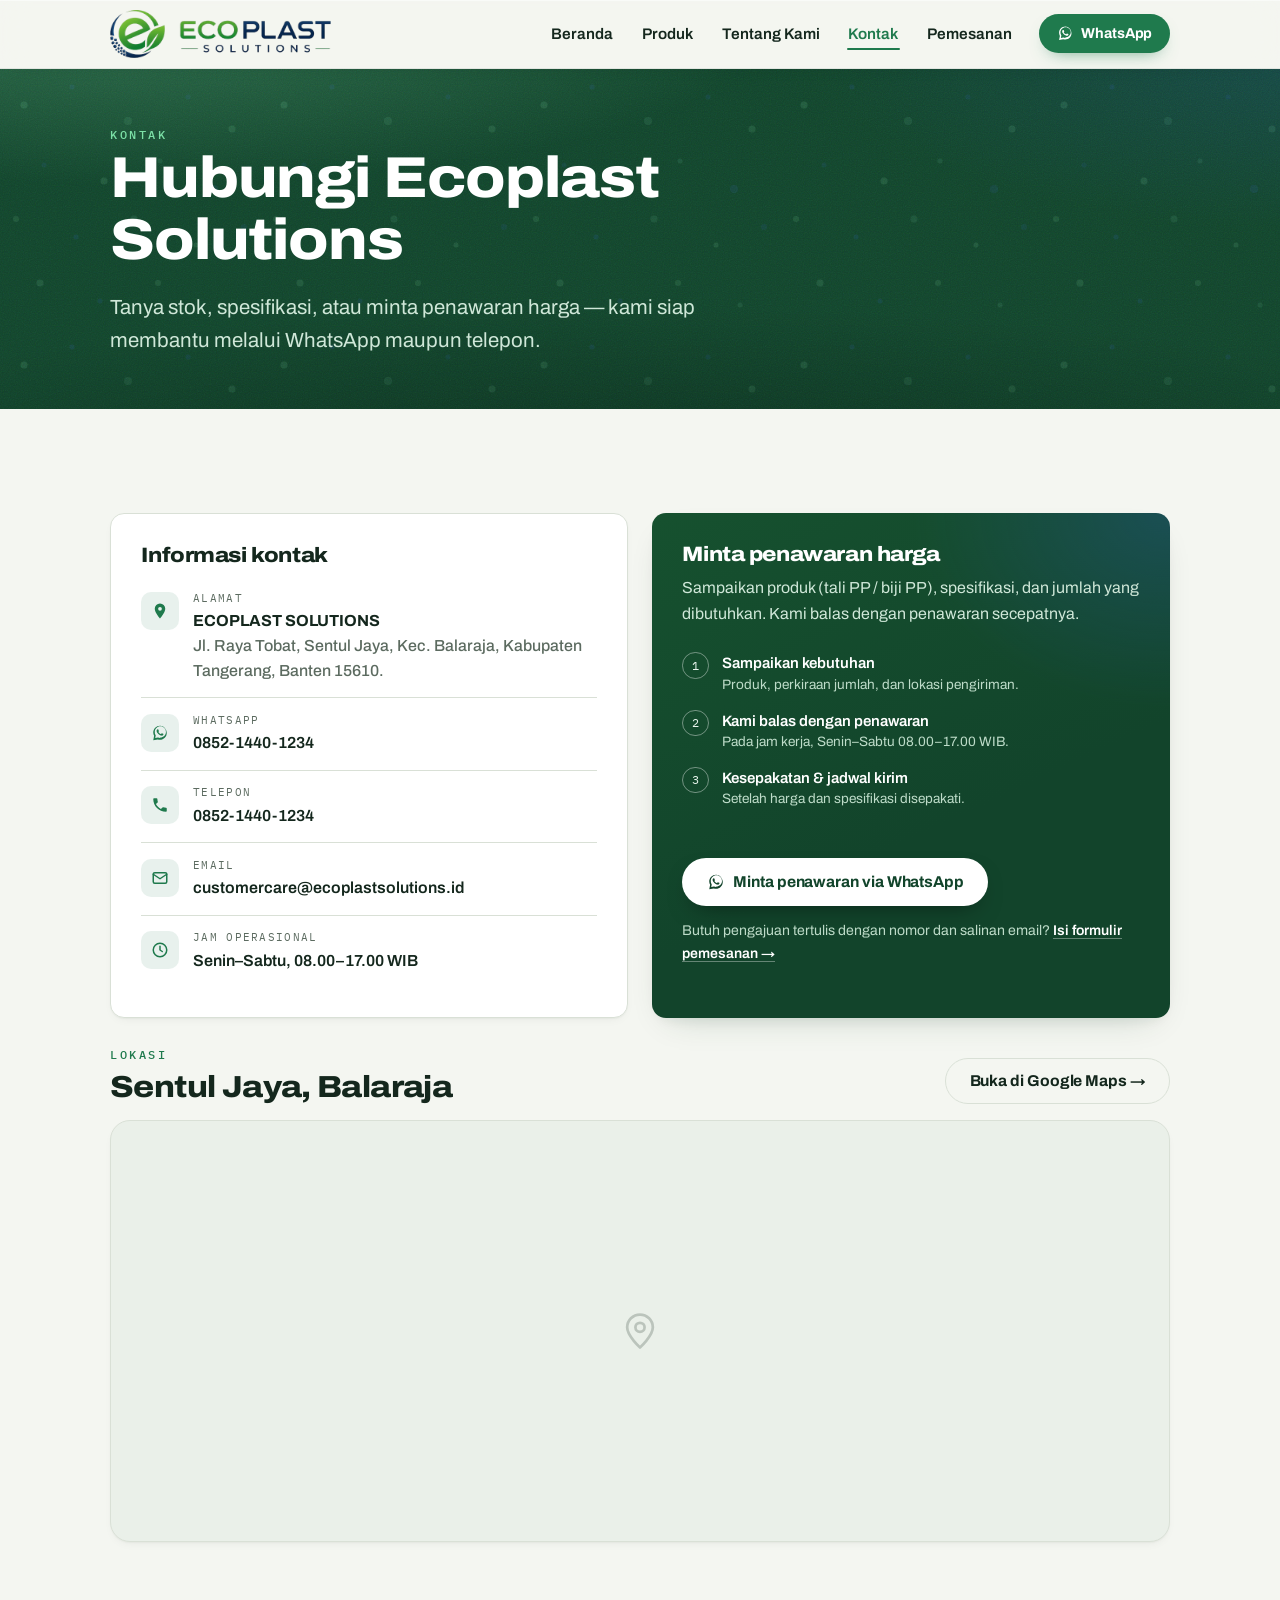
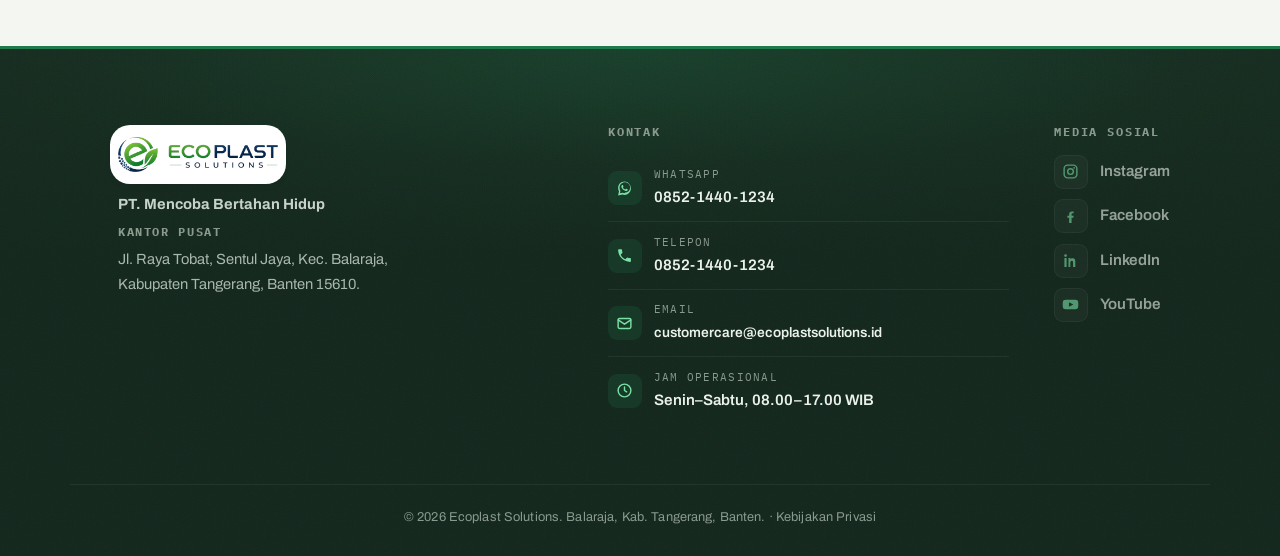
<file: kontak.html>
<!DOCTYPE html>
<html lang="id">
<head>
  <meta charset="UTF-8" />
  <meta name="viewport" content="width=device-width, initial-scale=1.0" />
  <title>Kontak — Ecoplast Solutions</title>
  <meta name="description" content="Hubungi Ecoplast Solutions di Balaraja, Kabupaten Tangerang, Banten. WhatsApp/Telepon 0852-1440-1234. Jam operasional Senin–Sabtu 08.00–17.00 WIB." />
  <meta name="keywords" content="kontak Ecoplast Solutions, penawaran tali plastik PP, harga biji plastik PP, WhatsApp produsen plastik, pabrik plastik recycle, pabrik daur ulang plastik Balaraja, Indonesia, Tangerang, Balaraja, Banten" />
  <meta name="robots" content="index, follow, max-snippet:-1, max-image-preview:large" />

  <link rel="canonical" href="https://ecoplastsolutions.id/kontak.html" />
  <meta property="og:type" content="website" />
  <meta property="og:site_name" content="Ecoplast Solutions" />
  <meta property="og:locale" content="id_ID" />
  <meta property="og:title" content="Kontak — Ecoplast Solutions" />
  <meta property="og:description" content="WhatsApp/Telepon 0852-1440-1234. Balaraja, Kab. Tangerang, Banten. Senin–Sabtu 08.00–17.00 WIB." />
  <meta property="og:url" content="https://ecoplastsolutions.id/kontak.html" />
  <meta property="og:image" content="https://ecoplastsolutions.id/assets/og-image.png" />
  <meta property="og:image:width" content="1200" />
  <meta property="og:image:height" content="630" />
  <meta property="og:image:alt" content="Logo Ecoplast Solutions — produksi tali plastik &amp; biji plastik PP, Balaraja, Kab. Tangerang, Banten" />
  <meta name="twitter:card" content="summary_large_image" />

  <meta name="geo.region" content="ID-BT" />
  <meta name="geo.placename" content="Balaraja, Kabupaten Tangerang" />
  <meta name="geo.position" content="-6.2077458;106.4389806" />
  <meta name="ICBM" content="-6.2077458, 106.4389806" />

  <link rel="icon" href="/favicon.ico" sizes="16x16 32x32 48x48" />
  <link rel="icon" type="image/png" href="/favicon-32x32.png" sizes="32x32" />
  <link rel="icon" type="image/png" href="/favicon-48x48.png" sizes="48x48" />
  <link rel="apple-touch-icon" href="/apple-touch-icon.png" />
  <meta name="theme-color" content="#12442B" />
  <meta name="msapplication-TileColor" content="#12442B" />

  <link rel="preconnect" href="https://fonts.googleapis.com" />
  <link rel="preconnect" href="https://fonts.gstatic.com" crossorigin />
  <link href="https://fonts.googleapis.com/css2?family=Archivo:wght@400;500;600;700;800;900&family=IBM+Plex+Mono:wght@400;500&display=swap" rel="stylesheet" />
  <link rel="stylesheet" href="/styles.css?v=20260918a" />
  <link rel="stylesheet" href="/responsive.css?v=20260918a" />

  <script type="application/ld+json">
  {
    "@context": "https://schema.org",
    "@graph": [
      {
        "@type": "LocalBusiness",
        "@id": "https://ecoplastsolutions.id/#business",
        "name": "Ecoplast Solutions",
        "legalName": "PT. Mencoba Bertahan Hidup",
        "url": "https://ecoplastsolutions.id/",
        "logo": "https://ecoplastsolutions.id/assets/logo-full.png",
        "image": "https://ecoplastsolutions.id/assets/og-image.png",
        "description": "Pabrik plastik recycle yang memproduksi tali plastik dan biji plastik polypropylene (PP) untuk kebutuhan industri di Balaraja, Kabupaten Tangerang, Banten.",
        "keywords": "tali plastik PP, biji plastik PP, polypropylene, produsen plastik, pabrik plastik recycle, pabrik plastik recycle biji plastik, daur ulang plastik, Balaraja, Kabupaten Tangerang, Banten, Indonesia",
        "telephone": "+6285214401234",
        "email": "customercare@ecoplastsolutions.id",
        "address": {
          "@type": "PostalAddress",
          "streetAddress": "Jl. Raya Tobat, Sentul Jaya, Kec. Balaraja, Kabupaten Tangerang",
          "addressLocality": "Balaraja",
          "addressRegion": "Banten",
          "postalCode": "15610",
          "addressCountry": "ID"
        },
        "geo": {
          "@type": "GeoCoordinates",
          "latitude": -6.2077458,
          "longitude": 106.4389806
        },
        "hasMap": "https://www.google.com/maps?cid=893561851054800034",
        "openingHoursSpecification": [
          {
            "@type": "OpeningHoursSpecification",
            "dayOfWeek": [
              "Monday",
              "Tuesday",
              "Wednesday",
              "Thursday",
              "Friday",
              "Saturday"
            ],
            "opens": "08:00",
            "closes": "17:00"
          }
        ],
        "areaServed": [
          {
            "@type": "Country",
            "name": "Indonesia"
          },
          {
            "@type": "AdministrativeArea",
            "name": "Banten"
          },
          {
            "@type": "AdministrativeArea",
            "name": "DKI Jakarta"
          },
          {
            "@type": "AdministrativeArea",
            "name": "Jawa Barat"
          }
        ]
      },
      {
        "@type": "WebSite",
        "@id": "https://ecoplastsolutions.id/#website",
        "url": "https://ecoplastsolutions.id/",
        "name": "Ecoplast Solutions",
        "inLanguage": "id-ID",
        "publisher": {
          "@id": "https://ecoplastsolutions.id/#business"
        }
      },
      {
        "@type": "ContactPage",
        "@id": "https://ecoplastsolutions.id/kontak.html#webpage",
        "url": "https://ecoplastsolutions.id/kontak.html",
        "name": "Kontak — Ecoplast Solutions",
        "isPartOf": {
          "@id": "https://ecoplastsolutions.id/#website"
        },
        "about": {
          "@id": "https://ecoplastsolutions.id/#business"
        },
        "inLanguage": "id-ID",
        "breadcrumb": {
          "@id": "https://ecoplastsolutions.id/kontak.html#breadcrumb"
        }
      },
      {
        "@type": "BreadcrumbList",
        "@id": "https://ecoplastsolutions.id/kontak.html#breadcrumb",
        "itemListElement": [
          {
            "@type": "ListItem",
            "position": 1,
            "name": "Beranda",
            "item": "https://ecoplastsolutions.id/"
          },
          {
            "@type": "ListItem",
            "position": 2,
            "name": "Kontak",
            "item": "https://ecoplastsolutions.id/kontak.html"
          }
        ]
      }
    ]
  }
  </script>
  <script>document.documentElement.classList.add('has-js');</script>
</head>
<body>
  <a class="skip-link" href="#main">Lewati ke konten</a>

  <header class="site-header">
    <div class="container">
      <a class="brand" href="/" aria-label="Ecoplast Solutions — Beranda">
        <img class="brand__mark" src="/assets/logo-lockup.png?v=1" width="570" height="124" alt="Ecoplast Solutions" />
      </a>
      <input type="checkbox" id="nav-toggle" class="nav-toggle" aria-label="Buka menu navigasi" autocomplete="off" />
      <label class="nav-burger" for="nav-toggle"><span></span><span></span><span></span></label>
      <label class="nav-overlay" for="nav-toggle" aria-hidden="true"></label>
      <nav class="nav" aria-label="Navigasi utama">
        <ul class="nav__links">
          <li><a class="nav__link" href="/">Beranda</a></li>
          <li><a class="nav__link" href="/produk.html">Produk</a></li>
          <li><a class="nav__link" href="/tentang.html">Tentang Kami</a></li>
          <li><a class="nav__link" href="/kontak.html" aria-current="page">Kontak</a></li>
          <li><a class="nav__link" href="/pemesanan.html">Pemesanan</a></li>
        </ul>
        <a class="btn btn--wa nav__cta" href="https://wa.me/6285214401234?text=Halo%20Ecoplast%20Solutions%2C%20saya%20ingin%20bertanya." target="_blank" rel="noopener">
          <svg class="wa-ico" viewBox="0 0 32 32" aria-hidden="true" fill="currentColor"><path d="M16.04 3C9.4 3 4 8.4 4 15.04c0 2.12.55 4.19 1.6 6.02L4 29l8.13-1.55a12 12 0 0 0 3.9.66h.01C22.68 28.1 28 22.7 28 16.06 28 9.42 22.68 3 16.04 3zm0 21.9c-1.2 0-2.38-.24-3.48-.72l-.25-.1-4.83.92.92-4.7-.16-.25a9.9 9.9 0 0 1-1.53-5.9c0-5.5 4.48-9.98 9.98-9.98 5.5 0 9.9 4.48 9.9 9.98 0 5.5-4.48 9.75-9.98 9.75zm5.46-7.38c-.3-.15-1.77-.87-2.04-.97-.27-.1-.47-.15-.67.15-.2.3-.77.97-.94 1.17-.17.2-.35.22-.65.07-.3-.15-1.26-.46-2.4-1.48-.89-.79-1.49-1.77-1.66-2.07-.17-.3-.02-.46.13-.61.13-.13.3-.35.45-.52.15-.17.2-.3.3-.5.1-.2.05-.37-.02-.52-.08-.15-.67-1.62-.92-2.22-.24-.58-.49-.5-.67-.51l-.57-.01c-.2 0-.52.07-.8.37-.27.3-1.05 1.02-1.05 2.5 0 1.47 1.07 2.89 1.22 3.09.15.2 2.1 3.2 5.08 4.49.71.31 1.26.49 1.69.63.71.22 1.36.19 1.87.12.57-.09 1.77-.72 2.02-1.42.25-.7.25-1.3.17-1.42-.07-.13-.27-.2-.57-.35z"/></svg>
          WhatsApp
        </a>
      </nav>
    </div>
  </header>

  <main id="main">

    <!-- Page hero -->
    <section class="hero dotted hero--banner">
      <div class="container">
        <div class="hero__inner">
          <span class="eyebrow on-dark">Kontak</span>
          <h1>Hubungi Ecoplast Solutions</h1>
          <p class="hero__lead">Tanya stok, spesifikasi, atau minta penawaran harga — kami siap membantu melalui WhatsApp maupun telepon.</p>
        </div>
      </div>
    </section>

    <section class="section">
      <div class="container">
        <div class="contact-grid">

          <!-- Info -->
          <div class="card">
            <h2 class="contact-title">Informasi kontak</h2>
            <div class="crows">
              <div class="crow">
                <span class="crow__ico"><svg viewBox="0 0 24 24" fill="currentColor" aria-hidden="true"><path d="M12 2a7 7 0 0 0-7 7c0 5.25 7 13 7 13s7-7.75 7-13a7 7 0 0 0-7-7zm0 9.5A2.5 2.5 0 1 1 12 6.5a2.5 2.5 0 0 1 0 5z"/></svg></span>
                <div>
                  <div class="crow__label">Alamat</div>
                  <p class="crow__val"><strong>ECOPLAST SOLUTIONS</strong><br />Jl. Raya Tobat, Sentul Jaya, Kec. Balaraja, Kabupaten Tangerang, Banten 15610.</p>
                </div>
              </div>
              <div class="crow">
                <span class="crow__ico"><svg viewBox="0 0 32 32" fill="currentColor" aria-hidden="true"><path d="M16.04 3C9.4 3 4 8.4 4 15.04c0 2.12.55 4.19 1.6 6.02L4 29l8.13-1.55a12 12 0 0 0 3.9.66h.01C22.68 28.1 28 22.7 28 16.06 28 9.42 22.68 3 16.04 3zm0 21.9c-1.2 0-2.38-.24-3.48-.72l-.25-.1-4.83.92.92-4.7-.16-.25a9.9 9.9 0 0 1-1.53-5.9c0-5.5 4.48-9.98 9.98-9.98 5.5 0 9.9 4.48 9.9 9.98 0 5.5-4.48 9.75-9.98 9.75zm5.46-7.38c-.3-.15-1.77-.87-2.04-.97-.27-.1-.47-.15-.67.15-.2.3-.77.97-.94 1.17-.17.2-.35.22-.65.07-.3-.15-1.26-.46-2.4-1.48-.89-.79-1.49-1.77-1.66-2.07-.17-.3-.02-.46.13-.61.13-.13.3-.35.45-.52.15-.17.2-.3.3-.5.1-.2.05-.37-.02-.52-.08-.15-.67-1.62-.92-2.22-.24-.58-.49-.5-.67-.51l-.57-.01c-.2 0-.52.07-.8.37-.27.3-1.05 1.02-1.05 2.5 0 1.47 1.07 2.89 1.22 3.09.15.2 2.1 3.2 5.08 4.49.71.31 1.26.49 1.69.63.71.22 1.36.19 1.87.12.57-.09 1.77-.72 2.02-1.42.25-.7.25-1.3.17-1.42-.07-.13-.27-.2-.57-.35z"/></svg></span>
                <div>
                  <div class="crow__label">WhatsApp</div>
                  <a class="crow__val" href="https://wa.me/6285214401234?text=Halo%20Ecoplast%20Solutions%2C%20saya%20ingin%20bertanya." target="_blank" rel="noopener">0852-1440-1234</a>
                </div>
              </div>
              <div class="crow">
                <span class="crow__ico"><svg viewBox="0 0 24 24" fill="currentColor" aria-hidden="true"><path d="M6.6 10.8c1.4 2.8 3.8 5.1 6.6 6.6l2.2-2.2c.3-.3.7-.4 1-.2 1.1.4 2.3.6 3.6.6.6 0 1 .4 1 1V20c0 .6-.4 1-1 1C10.6 21 3 13.4 3 4c0-.6.4-1 1-1h3.5c.6 0 1 .4 1 1 0 1.2.2 2.4.6 3.6.1.4 0 .8-.3 1l-2.2 2.2z"/></svg></span>
                <div>
                  <div class="crow__label">Telepon</div>
                  <a class="crow__val" href="tel:+6285214401234">0852-1440-1234</a>
                </div>
              </div>
              <div class="crow">
                <span class="crow__ico"><svg viewBox="0 0 24 24" fill="none" stroke="currentColor" stroke-width="2" stroke-linecap="round" stroke-linejoin="round" aria-hidden="true"><rect x="3" y="5" width="18" height="14" rx="2"/><path d="m3 7 9 6 9-6"/></svg></span>
                <div>
                  <div class="crow__label">Email</div>
                  <a class="crow__val" href="mailto:customercare@ecoplastsolutions.id">customercare@ecoplastsolutions.id</a>
                </div>
              </div>
              <div class="crow">
                <span class="crow__ico"><svg viewBox="0 0 24 24" fill="none" stroke="currentColor" stroke-width="2" stroke-linecap="round" stroke-linejoin="round" aria-hidden="true"><circle cx="12" cy="12" r="9"/><path d="M12 7v5l3 2"/></svg></span>
                <div>
                  <div class="crow__label">Jam Operasional</div>
                  <span class="crow__val">Senin–Sabtu, 08.00–17.00 WIB</span>
                </div>
              </div>
            </div>
          </div>

          <!-- Quote card -->
          <div class="card quote-card">
            <h3>Minta penawaran harga</h3>
            <p>Sampaikan produk (tali PP / biji PP), spesifikasi, dan jumlah yang dibutuhkan. Kami balas dengan penawaran secepatnya.</p>
            <ol class="quote-flow">
              <li>
                <span class="qn">1</span>
                <span><strong>Sampaikan kebutuhan</strong><span>Produk, perkiraan jumlah, dan lokasi pengiriman.</span></span>
              </li>
              <li>
                <span class="qn">2</span>
                <span><strong>Kami balas dengan penawaran</strong><span>Pada jam kerja, Senin–Sabtu 08.00–17.00 WIB.</span></span>
              </li>
              <li>
                <span class="qn">3</span>
                <span><strong>Kesepakatan &amp; jadwal kirim</strong><span>Setelah harga dan spesifikasi disepakati.</span></span>
              </li>
            </ol>
            <a class="btn btn--on-dark" href="https://wa.me/6285214401234?text=Halo%20Ecoplast%20Solutions%2C%20saya%20ingin%20minta%20penawaran%20harga%20untuk%3A%0A-%20Produk%20(tali%20PP%2Fbiji%20PP)%3A%0A-%20Spesifikasi%3A%0A-%20Jumlah%3A" target="_blank" rel="noopener">
              <svg class="wa-ico" viewBox="0 0 32 32" aria-hidden="true" fill="currentColor"><path d="M16.04 3C9.4 3 4 8.4 4 15.04c0 2.12.55 4.19 1.6 6.02L4 29l8.13-1.55a12 12 0 0 0 3.9.66h.01C22.68 28.1 28 22.7 28 16.06 28 9.42 22.68 3 16.04 3zm0 21.9c-1.2 0-2.38-.24-3.48-.72l-.25-.1-4.83.92.92-4.7-.16-.25a9.9 9.9 0 0 1-1.53-5.9c0-5.5 4.48-9.98 9.98-9.98 5.5 0 9.9 4.48 9.9 9.98 0 5.5-4.48 9.75-9.98 9.75zm5.46-7.38c-.3-.15-1.77-.87-2.04-.97-.27-.1-.47-.15-.67.15-.2.3-.77.97-.94 1.17-.17.2-.35.22-.65.07-.3-.15-1.26-.46-2.4-1.48-.89-.79-1.49-1.77-1.66-2.07-.17-.3-.02-.46.13-.61.13-.13.3-.35.45-.52.15-.17.2-.3.3-.5.1-.2.05-.37-.02-.52-.08-.15-.67-1.62-.92-2.22-.24-.58-.49-.5-.67-.51l-.57-.01c-.2 0-.52.07-.8.37-.27.3-1.05 1.02-1.05 2.5 0 1.47 1.07 2.89 1.22 3.09.15.2 2.1 3.2 5.08 4.49.71.31 1.26.49 1.69.63.71.22 1.36.19 1.87.12.57-.09 1.77-.72 2.02-1.42.25-.7.25-1.3.17-1.42-.07-.13-.27-.2-.57-.35z"/></svg>
              Minta penawaran via WhatsApp
            </a>
            <p class="quote-alt">Butuh pengajuan tertulis dengan nomor dan salinan email?
              <a href="/pemesanan.html">Isi formulir pemesanan →</a></p>
          </div>

        </div>

        <!-- Map -->
        <div class="map-block">
          <div class="map-head">
            <div>
              <span class="eyebrow">Lokasi</span>
              <h2>Sentul Jaya, Balaraja</h2>
            </div>
            <a class="btn btn--ghost" href="https://www.google.com/maps?cid=893561851054800034" target="_blank" rel="noopener">Buka di Google Maps →</a>
          </div>
          <div class="map-wrap">
            <iframe
              title="Peta lokasi Ecoplast Solutions — Sentul Jaya, Balaraja, Kabupaten Tangerang, Banten"
              src="https://www.google.com/maps/embed?pb=!1m18!1m12!1m3!1d3966.423440093442!2d106.43898061135059!3d-6.20774579375416!2m3!1f0!2f0!3f0!3m2!1i1024!2i768!4f13.1!3m3!1m2!1s0x2e42013518b7f5df%3A0xc6691c4ecf63ca2!2sECOPLAST%20SOLUTIONS!5e0!3m2!1sid!2sid!4v1783412269117!5m2!1sid!2sid"
              loading="lazy"
              referrerpolicy="no-referrer-when-downgrade"
              allowfullscreen></iframe>
          </div>
        </div>
      </div>
    </section>

  </main>

  <footer class="site-footer">
    <div class="container">
      <div class="foot-cols">
      <div class="foot-info">
        <a class="foot-brand" href="/" aria-label="Ecoplast Solutions — Beranda">
          <img class="foot-brand__mark" src="/assets/logo-lockup.png?v=1" width="570" height="124" alt="Ecoplast Solutions" />
        </a>
        <p class="foot-address">
          <span class="foot-address__org">PT. Mencoba Bertahan Hidup</span>
          <strong>Kantor Pusat</strong>
          Jl. Raya Tobat, Sentul Jaya, Kec. Balaraja,<br />
          Kabupaten Tangerang, Banten 15610.
        </p>
      </div>
      <div class="foot-col">
        <h3>Kontak</h3>
        <div class="fc">
          <div class="fc-row">
            <span class="fc-ico"><svg viewBox="0 0 32 32" fill="currentColor" aria-hidden="true"><path d="M16.04 3C9.4 3 4 8.4 4 15.04c0 2.12.55 4.19 1.6 6.02L4 29l8.13-1.55a12 12 0 0 0 3.9.66h.01C22.68 28.1 28 22.7 28 16.06 28 9.42 22.68 3 16.04 3zm0 21.9c-1.2 0-2.38-.24-3.48-.72l-.25-.1-4.83.92.92-4.7-.16-.25a9.9 9.9 0 0 1-1.53-5.9c0-5.5 4.48-9.98 9.98-9.98 5.5 0 9.9 4.48 9.9 9.98 0 5.5-4.48 9.75-9.98 9.75zm5.46-7.38c-.3-.15-1.77-.87-2.04-.97-.27-.1-.47-.15-.67.15-.2.3-.77.97-.94 1.17-.17.2-.35.22-.65.07-.3-.15-1.26-.46-2.4-1.48-.89-.79-1.49-1.77-1.66-2.07-.17-.3-.02-.46.13-.61.13-.13.3-.35.45-.52.15-.17.2-.3.3-.5.1-.2.05-.37-.02-.52-.08-.15-.67-1.62-.92-2.22-.24-.58-.49-.5-.67-.51l-.57-.01c-.2 0-.52.07-.8.37-.27.3-1.05 1.02-1.05 2.5 0 1.47 1.07 2.89 1.22 3.09.15.2 2.1 3.2 5.08 4.49.71.31 1.26.49 1.69.63.71.22 1.36.19 1.87.12.57-.09 1.77-.72 2.02-1.42.25-.7.25-1.3.17-1.42-.07-.13-.27-.2-.57-.35z"/></svg></span>
            <div>
              <span class="fc-label">WhatsApp</span>
              <a class="fc-val" href="https://wa.me/6285214401234?text=Halo%20Ecoplast%20Solutions%2C%20saya%20ingin%20bertanya." target="_blank" rel="noopener">0852-1440-1234</a>
            </div>
          </div>
          <hr class="fc-divider" />
          <div class="fc-row">
            <span class="fc-ico"><svg viewBox="0 0 24 24" fill="currentColor" aria-hidden="true"><path d="M6.6 10.8c1.4 2.8 3.8 5.1 6.6 6.6l2.2-2.2c.3-.3.7-.4 1-.2 1.1.4 2.3.6 3.6.6.6 0 1 .4 1 1V20c0 .6-.4 1-1 1C10.6 21 3 13.4 3 4c0-.6.4-1 1-1h3.5c.6 0 1 .4 1 1 0 1.2.2 2.4.6 3.6.1.4 0 .8-.3 1l-2.2 2.2z"/></svg></span>
            <div>
              <span class="fc-label">Telepon</span>
              <a class="fc-val" href="tel:+6285214401234">0852-1440-1234</a>
            </div>
          </div>
          <hr class="fc-divider" />
          <div class="fc-row">
            <span class="fc-ico"><svg viewBox="0 0 24 24" fill="none" stroke="currentColor" stroke-width="2" stroke-linecap="round" stroke-linejoin="round" aria-hidden="true"><rect x="3" y="5" width="18" height="14" rx="2"/><path d="m3 7 9 6 9-6"/></svg></span>
            <div>
              <span class="fc-label">Email</span>
              <a class="fc-val fc-val--email" href="mailto:customercare@ecoplastsolutions.id">customercare@<wbr />ecoplastsolutions.id</a>
            </div>
          </div>
          <hr class="fc-divider" />
          <div class="fc-row">
            <span class="fc-ico"><svg viewBox="0 0 24 24" fill="none" stroke="currentColor" stroke-width="2" stroke-linecap="round" stroke-linejoin="round" aria-hidden="true"><circle cx="12" cy="12" r="9"/><path d="M12 7v5l3 2"/></svg></span>
            <div>
              <span class="fc-label">Jam Operasional</span>
              <span class="fc-val">Senin–Sabtu, 08.00–17.00 WIB</span>
            </div>
          </div>
        </div>
      </div>
      <div class="foot-col">
        <h3>Media Sosial</h3>
        <ul class="foot-social">
          <li class="fsoc">
            <span class="fsoc-ico"><svg viewBox="0 0 24 24" fill="none" stroke="currentColor" stroke-width="2" aria-hidden="true"><rect x="3" y="3" width="18" height="18" rx="5"/><circle cx="12" cy="12" r="4"/><circle cx="17.2" cy="6.8" r="1.2" fill="currentColor" stroke="none"/></svg></span>
            <div>
              <span class="fsoc-name">Instagram</span>
            </div>
          </li>
          <li class="fsoc">
            <span class="fsoc-ico"><svg viewBox="0 0 24 24" fill="currentColor" aria-hidden="true"><path d="M13.5 21v-7.3h2.5l.4-2.9h-2.9V8.9c0-.8.2-1.4 1.4-1.4h1.5V4.9c-.3 0-1.3-.1-2.4-.1-2.3 0-3.9 1.4-3.9 4v2.1H7.6v2.9h2.5V21h3.4z"/></svg></span>
            <div>
              <span class="fsoc-name">Facebook</span>
            </div>
          </li>
          <li class="fsoc">
            <span class="fsoc-ico"><svg viewBox="0 0 24 24" fill="currentColor" aria-hidden="true"><path d="M6.94 5A1.94 1.94 0 1 1 3.06 5a1.94 1.94 0 0 1 3.88 0zM3.4 8.6h3.1V21H3.4V8.6zm5.7 0h2.97v1.7h.04c.41-.78 1.42-1.6 2.93-1.6 3.13 0 3.71 2.06 3.71 4.74V21h-3.1v-5.5c0-1.31-.02-3-1.83-3-1.83 0-2.11 1.43-2.11 2.9V21H9.1V8.6z"/></svg></span>
            <div>
              <span class="fsoc-name">LinkedIn</span>
            </div>
          </li>
          <li class="fsoc">
            <span class="fsoc-ico"><svg viewBox="0 0 24 24" fill="currentColor" aria-hidden="true"><path d="M23 12s0-3.2-.4-4.7c-.2-.8-.9-1.5-1.7-1.7C19.4 5.2 12 5.2 12 5.2s-7.4 0-8.9.4c-.8.2-1.5.9-1.7 1.7C1 8.8 1 12 1 12s0 3.2.4 4.7c.2.8.9 1.5 1.7 1.7 1.5.4 8.9.4 8.9.4s7.4 0 8.9-.4c.8-.2 1.5-.9 1.7-1.7.4-1.5.4-4.7.4-4.7zM9.8 15.3V8.7l6.3 3.3-6.3 3.3z"/></svg></span>
            <div>
              <span class="fsoc-name">YouTube</span>
            </div>
          </li>
        </ul>
      </div>
      </div>
    </div>
    <div class="foot-bottom">© <span class="js-year">2026</span> Ecoplast Solutions. Balaraja, Kab. Tangerang, Banten.<a class="foot-bottom__privacy" href="/kebijakan-privasi.html">Kebijakan Privasi</a></div>
  </footer>

  <script>
    document.querySelectorAll(".js-year").forEach(function(e){e.textContent=new Date().getFullYear();});
    /* Tutup drawer saat halaman dipulihkan dari RIWAYAT (tombol Back).
       Menu = checkbox CSS-only, dan browser memulihkan state checkbox saat navigasi
       riwayat -> halaman sebelumnya muncul dengan drawer sudah terbuka, seolah
       hamburger membuka sendiri. Perlu DUA lapis karena mekanismenya dua:
       (1) autocomplete="off" di <input> mematikan pemulihan state form biasa, dan
           itu jalan walau JS mati;
       (2) bfcache mengembalikan DOM apa adanya sehingga atribut itu TIDAK menolong
           -> pageshow yang menanganinya.
       Baris t.checked=false di luar handler menutup drawer sebelum cat pertama
       pada pemulihan non-bfcache, supaya tak ada kedipan. */
    (function(){
      var t=document.getElementById("nav-toggle");
      if(!t)return;
      t.checked=false;
      window.addEventListener("pageshow",function(){t.checked=false;});
    })();
    /* Reveal saat masuk layar. Daftar SEL harus sama dgn selector .has-js di styles.css. */
    (function(){
      var SEL=".hero__inner > *, .sec-head, .pcard, .feature, .prod, .step, .card, .gshot, .map-block, .cta-band .container > *";
      var els=[].slice.call(document.querySelectorAll(SEL));
      if(!els.length)return;
      if(!("IntersectionObserver" in window)){els.forEach(function(el){el.classList.add("in");});return;}
      els.forEach(function(el){
        var sibs=[].slice.call(el.parentNode.children).filter(function(c){return els.indexOf(c)>-1;});
        var i=sibs.indexOf(el);
        if(i>0)el.style.transitionDelay=Math.min(i,5)*0.12+"s";
      });
      var io=new IntersectionObserver(function(ents){
        ents.forEach(function(e){if(e.isIntersecting){e.target.classList.add("in");io.unobserve(e.target);}});
      },{rootMargin:"0px 0px -8% 0px",threshold:0.08});
      els.forEach(function(el){io.observe(el);});
    })();
  </script>
</body>
</html>
</file>
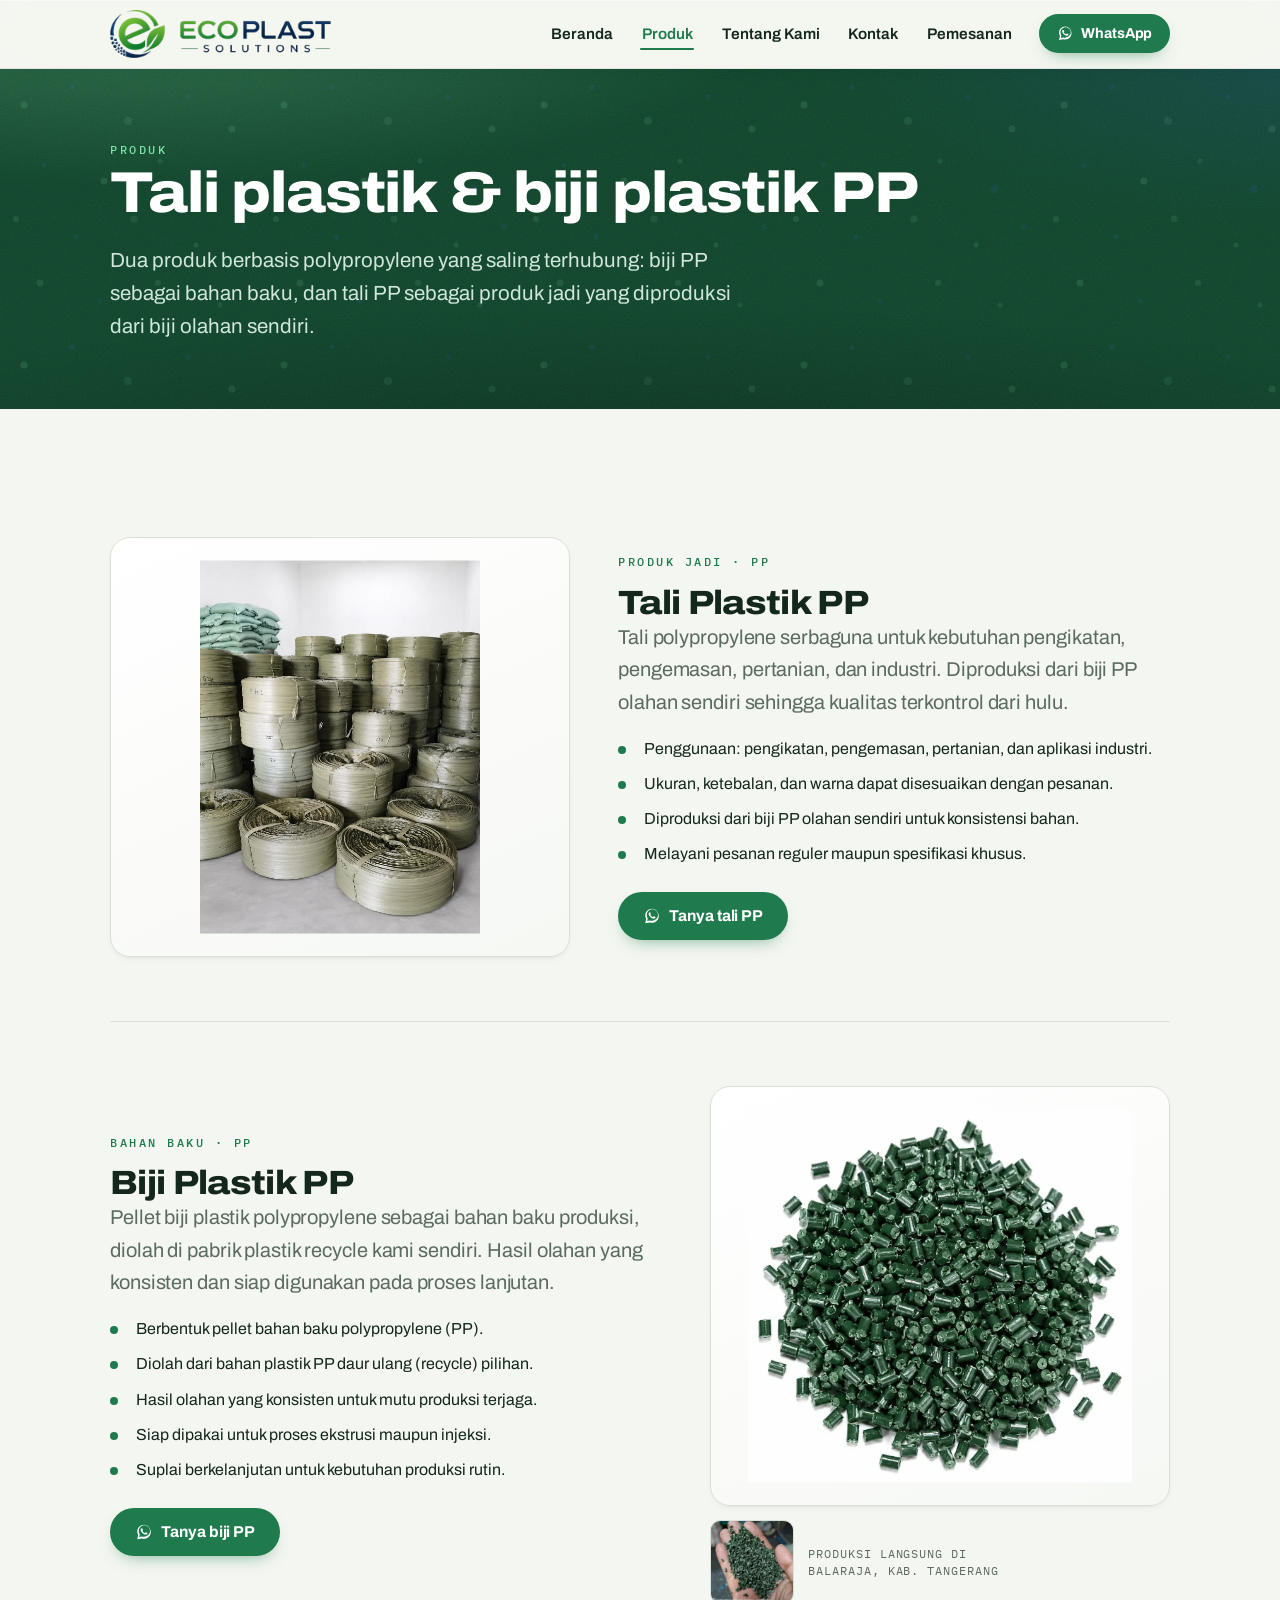
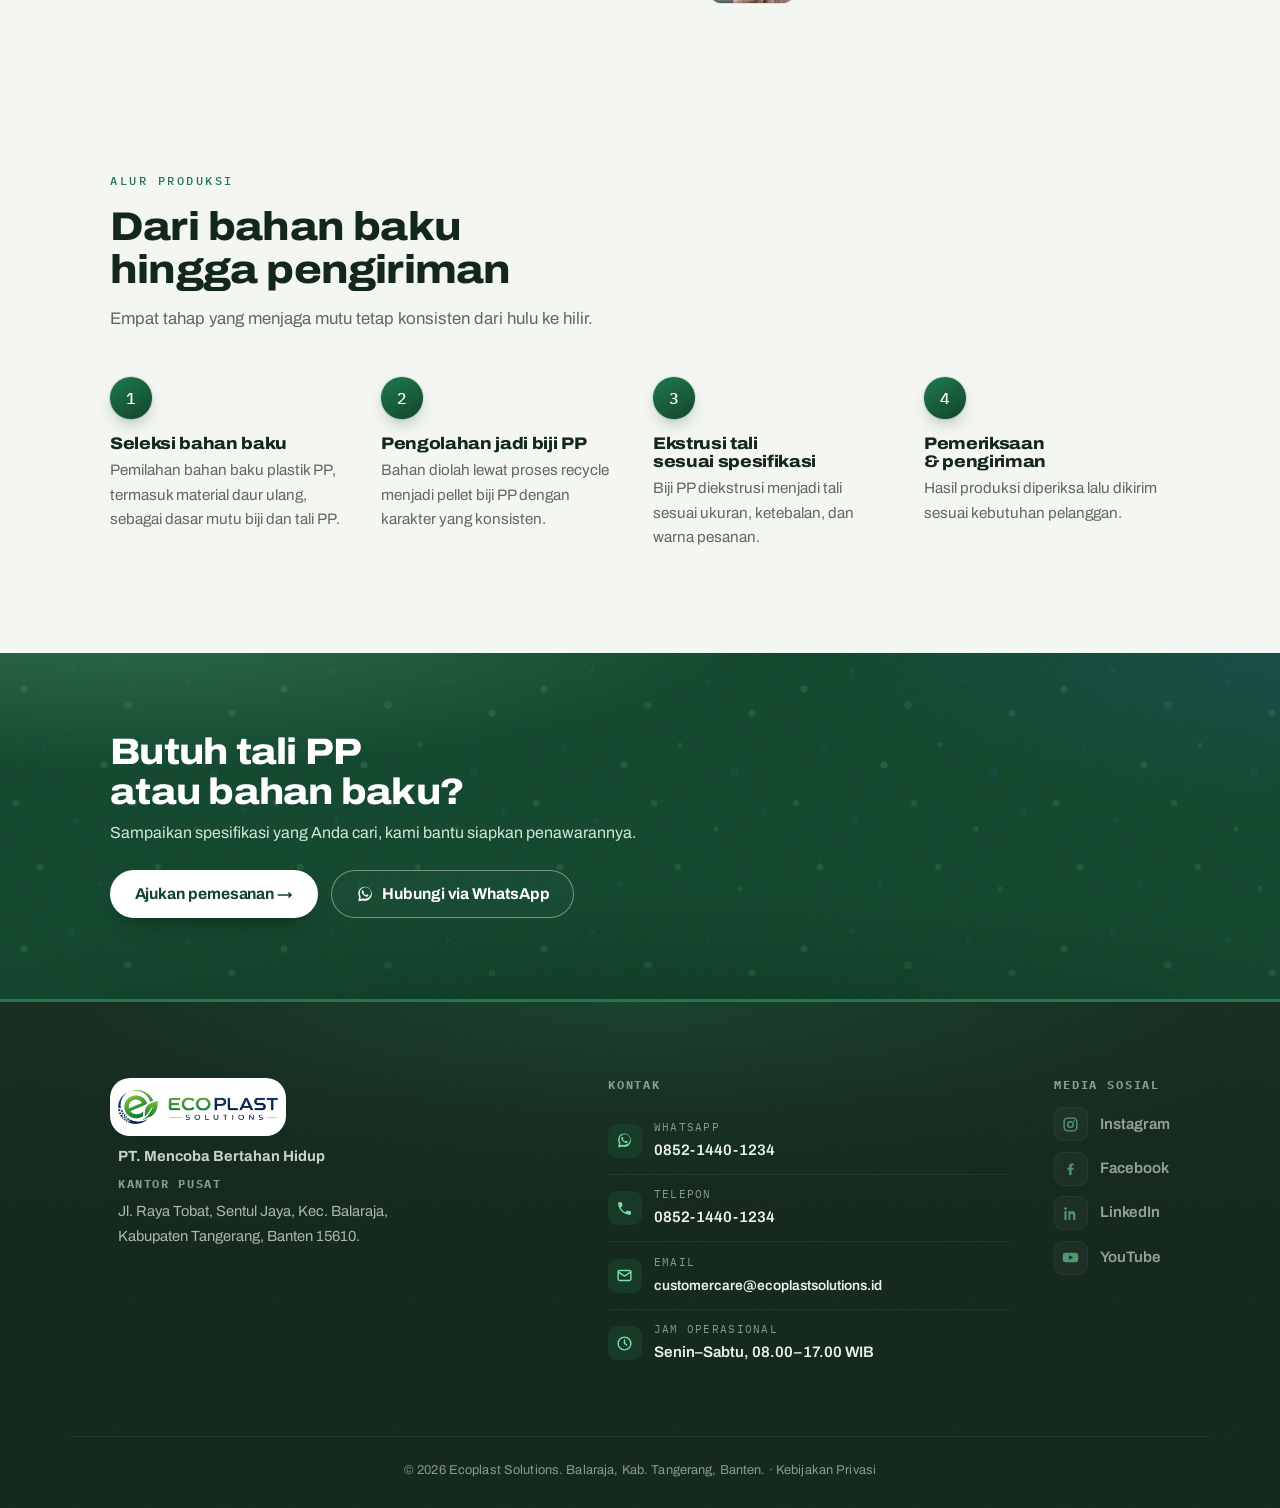
<file: produk.html>
<!DOCTYPE html>
<html lang="id">
<head>
  <meta charset="UTF-8" />
  <meta name="viewport" content="width=device-width, initial-scale=1.0" />
  <title>Produk — Tali Plastik & Biji Plastik PP Recycle | Ecoplast Solutions</title>
  <meta name="description" content="Tali plastik PP untuk pengikatan, pengemasan & industri; biji plastik PP hasil recycle untuk ekstrusi & injeksi. Pabrik plastik recycle di Balaraja, Kab. Tangerang." />
  <meta name="keywords" content="tali plastik PP, biji plastik PP, tali pengikat, tali strapping, bahan baku ekstrusi, bahan baku injeksi, pabrik plastik recycle, pabrik plastik recycle biji plastik, biji plastik daur ulang, Ecoplast Solutions, Indonesia, Tangerang, Balaraja, Banten" />
  <meta name="robots" content="index, follow, max-snippet:-1, max-image-preview:large" />

  <link rel="canonical" href="https://ecoplastsolutions.id/produk.html" />
  <meta property="og:type" content="website" />
  <meta property="og:site_name" content="Ecoplast Solutions" />
  <meta property="og:locale" content="id_ID" />
  <meta property="og:title" content="Produk — Tali Plastik & Biji Plastik PP Recycle | Ecoplast Solutions" />
  <meta property="og:description" content="Tali plastik PP dan biji plastik PP hasil recycle untuk kebutuhan industri, diolah sendiri di Balaraja, Kab. Tangerang." />
  <meta property="og:url" content="https://ecoplastsolutions.id/produk.html" />
  <meta property="og:image" content="https://ecoplastsolutions.id/assets/og-image.png" />
  <meta property="og:image:width" content="1200" />
  <meta property="og:image:height" content="630" />
  <meta property="og:image:alt" content="Logo Ecoplast Solutions — produksi tali plastik &amp; biji plastik PP, Balaraja, Kab. Tangerang, Banten" />
  <meta name="twitter:card" content="summary_large_image" />

  <meta name="geo.region" content="ID-BT" />
  <meta name="geo.placename" content="Balaraja, Kabupaten Tangerang" />
  <meta name="geo.position" content="-6.2077458;106.4389806" />
  <meta name="ICBM" content="-6.2077458, 106.4389806" />

  <link rel="icon" href="/favicon.ico" sizes="16x16 32x32 48x48" />
  <link rel="icon" type="image/png" href="/favicon-32x32.png" sizes="32x32" />
  <link rel="icon" type="image/png" href="/favicon-48x48.png" sizes="48x48" />
  <link rel="apple-touch-icon" href="/apple-touch-icon.png" />
  <meta name="theme-color" content="#12442B" />
  <meta name="msapplication-TileColor" content="#12442B" />

  <link rel="preconnect" href="https://fonts.googleapis.com" />
  <link rel="preconnect" href="https://fonts.gstatic.com" crossorigin />
  <link href="https://fonts.googleapis.com/css2?family=Archivo:wght@400;500;600;700;800;900&family=IBM+Plex+Mono:wght@400;500&display=swap" rel="stylesheet" />
  <link rel="stylesheet" href="/styles.css?v=20260918a" />
  <link rel="stylesheet" href="/responsive.css?v=20260918a" />
  <script type="application/ld+json">
  {
    "@context": "https://schema.org",
    "@graph": [
      {
        "@type": "WebSite",
        "@id": "https://ecoplastsolutions.id/#website",
        "url": "https://ecoplastsolutions.id/",
        "name": "Ecoplast Solutions",
        "inLanguage": "id-ID",
        "publisher": {
          "@id": "https://ecoplastsolutions.id/#business"
        }
      },
      {
        "@type": "CollectionPage",
        "@id": "https://ecoplastsolutions.id/produk.html#webpage",
        "url": "https://ecoplastsolutions.id/produk.html",
        "name": "Produk — Tali Plastik & Biji Plastik PP Recycle | Ecoplast Solutions",
        "isPartOf": {
          "@id": "https://ecoplastsolutions.id/#website"
        },
        "about": {
          "@id": "https://ecoplastsolutions.id/#business"
        },
        "inLanguage": "id-ID",
        "breadcrumb": {
          "@id": "https://ecoplastsolutions.id/produk.html#breadcrumb"
        }
      },
      {
        "@type": "BreadcrumbList",
        "@id": "https://ecoplastsolutions.id/produk.html#breadcrumb",
        "itemListElement": [
          {
            "@type": "ListItem",
            "position": 1,
            "name": "Beranda",
            "item": "https://ecoplastsolutions.id/"
          },
          {
            "@type": "ListItem",
            "position": 2,
            "name": "Produk",
            "item": "https://ecoplastsolutions.id/produk.html"
          }
        ]
      },
      {
        "@type": "OfferCatalog",
        "@id": "https://ecoplastsolutions.id/produk.html#katalog",
        "name": "Produk Ecoplast Solutions",
        "itemListElement": [
          {
            "@type": "Offer",
            "itemOffered": {
              "@type": "Product",
              "@id": "https://ecoplastsolutions.id/produk.html#tali",
              "name": "Tali Plastik PP",
              "description": "Tali polypropylene serbaguna untuk kebutuhan pengikatan, pengemasan, pertanian, dan industri. Diproduksi dari biji PP olahan sendiri sehingga kualitas terkontrol dari hulu. Ukuran, ketebalan, dan warna dapat disesuaikan dengan pesanan.",
              "material": "Polypropylene (PP)",
              "image": "https://ecoplastsolutions.id/assets/product/tali.webp",
              "url": "https://ecoplastsolutions.id/produk.html#tali",
              "brand": {
                "@id": "https://ecoplastsolutions.id/#business"
              },
              "manufacturer": {
                "@id": "https://ecoplastsolutions.id/#business"
              }
            }
          },
          {
            "@type": "Offer",
            "itemOffered": {
              "@type": "Product",
              "@id": "https://ecoplastsolutions.id/produk.html#biji",
              "name": "Biji Plastik PP",
              "description": "Pellet biji plastik polypropylene hasil recycle, diolah dari bahan plastik PP daur ulang pilihan. Hasil olahan yang konsisten dan siap dipakai untuk proses ekstrusi maupun injeksi.",
              "material": "Polypropylene (PP)",
              "image": "https://ecoplastsolutions.id/assets/product/biji1.webp",
              "url": "https://ecoplastsolutions.id/produk.html#biji",
              "brand": {
                "@id": "https://ecoplastsolutions.id/#business"
              },
              "manufacturer": {
                "@id": "https://ecoplastsolutions.id/#business"
              }
            }
          }
        ]
      }
    ]
  }
  </script>
  <script>document.documentElement.classList.add('has-js');</script>
</head>
<body>
  <a class="skip-link" href="#main">Lewati ke konten</a>

  <header class="site-header">
    <div class="container">
      <a class="brand" href="/" aria-label="Ecoplast Solutions — Beranda">
        <img class="brand__mark" src="/assets/logo-lockup.png?v=1" width="570" height="124" alt="Ecoplast Solutions" />
      </a>
      <input type="checkbox" id="nav-toggle" class="nav-toggle" aria-label="Buka menu navigasi" autocomplete="off" />
      <label class="nav-burger" for="nav-toggle"><span></span><span></span><span></span></label>
      <label class="nav-overlay" for="nav-toggle" aria-hidden="true"></label>
      <nav class="nav" aria-label="Navigasi utama">
        <ul class="nav__links">
          <li><a class="nav__link" href="/">Beranda</a></li>
          <li><a class="nav__link" href="/produk.html" aria-current="page">Produk</a></li>
          <li><a class="nav__link" href="/tentang.html">Tentang Kami</a></li>
          <li><a class="nav__link" href="/kontak.html">Kontak</a></li>
          <li><a class="nav__link" href="/pemesanan.html">Pemesanan</a></li>
        </ul>
        <a class="btn btn--wa nav__cta" href="https://wa.me/6285214401234?text=Halo%20Ecoplast%20Solutions%2C%20saya%20ingin%20bertanya." target="_blank" rel="noopener">
          <svg class="wa-ico" viewBox="0 0 32 32" aria-hidden="true" fill="currentColor"><path d="M16.04 3C9.4 3 4 8.4 4 15.04c0 2.12.55 4.19 1.6 6.02L4 29l8.13-1.55a12 12 0 0 0 3.9.66h.01C22.68 28.1 28 22.7 28 16.06 28 9.42 22.68 3 16.04 3zm0 21.9c-1.2 0-2.38-.24-3.48-.72l-.25-.1-4.83.92.92-4.7-.16-.25a9.9 9.9 0 0 1-1.53-5.9c0-5.5 4.48-9.98 9.98-9.98 5.5 0 9.9 4.48 9.9 9.98 0 5.5-4.48 9.75-9.98 9.75zm5.46-7.38c-.3-.15-1.77-.87-2.04-.97-.27-.1-.47-.15-.67.15-.2.3-.77.97-.94 1.17-.17.2-.35.22-.65.07-.3-.15-1.26-.46-2.4-1.48-.89-.79-1.49-1.77-1.66-2.07-.17-.3-.02-.46.13-.61.13-.13.3-.35.45-.52.15-.17.2-.3.3-.5.1-.2.05-.37-.02-.52-.08-.15-.67-1.62-.92-2.22-.24-.58-.49-.5-.67-.51l-.57-.01c-.2 0-.52.07-.8.37-.27.3-1.05 1.02-1.05 2.5 0 1.47 1.07 2.89 1.22 3.09.15.2 2.1 3.2 5.08 4.49.71.31 1.26.49 1.69.63.71.22 1.36.19 1.87.12.57-.09 1.77-.72 2.02-1.42.25-.7.25-1.3.17-1.42-.07-.13-.27-.2-.57-.35z"/></svg>
          WhatsApp
        </a>
      </nav>
    </div>
  </header>

  <main id="main">

    <!-- Page hero -->
    <section class="hero dotted hero--banner">
      <div class="container">
        <div class="hero__inner">
          <span class="eyebrow on-dark">Produk</span>
          <h1>Tali plastik &amp; biji plastik PP</h1>
          <p class="hero__lead">Dua produk berbasis polypropylene yang saling terhubung: biji PP sebagai bahan baku, dan tali PP sebagai produk jadi yang diproduksi dari biji olahan sendiri.</p>
        </div>
      </div>
    </section>

    <section class="section">
      <div class="container">

        <!-- Tali -->
        <article class="prod" id="tali">
          <div class="prod__media">
            <img class="prod__img" src="/assets/product/tali.webp" alt="Gulungan tali plastik PP di gudang produksi Ecoplast Solutions" width="1086" height="1448" loading="lazy" />
          </div>
          <div class="prod__body">
            <span class="eyebrow prod__tag">Produk jadi · PP</span>
            <h2>Tali Plastik PP</h2>
            <p class="lead">Tali polypropylene serbaguna untuk kebutuhan pengikatan, pengemasan, pertanian, dan industri. Diproduksi dari biji PP olahan sendiri sehingga kualitas terkontrol dari hulu.</p>
            <ul>
              <li>Penggunaan: pengikatan, pengemasan, pertanian, dan aplikasi industri.</li>
              <li>Ukuran, ketebalan, dan warna dapat disesuaikan dengan pesanan.</li>
              <li>Diproduksi dari biji PP olahan sendiri untuk konsistensi bahan.</li>
              <li>Melayani pesanan reguler maupun spesifikasi khusus.</li>
            </ul>
            <div class="hero__actions" style="margin-top:1.6rem">
              <a class="btn btn--wa" href="https://wa.me/6285214401234?text=Halo%20Ecoplast%20Solutions%2C%20saya%20ingin%20tanya%20tali%20plastik%20PP%20(ukuran%2Fwarna%2Fjumlah)." target="_blank" rel="noopener">
                <svg class="wa-ico" viewBox="0 0 32 32" aria-hidden="true" fill="currentColor"><path d="M16.04 3C9.4 3 4 8.4 4 15.04c0 2.12.55 4.19 1.6 6.02L4 29l8.13-1.55a12 12 0 0 0 3.9.66h.01C22.68 28.1 28 22.7 28 16.06 28 9.42 22.68 3 16.04 3zm0 21.9c-1.2 0-2.38-.24-3.48-.72l-.25-.1-4.83.92.92-4.7-.16-.25a9.9 9.9 0 0 1-1.53-5.9c0-5.5 4.48-9.98 9.98-9.98 5.5 0 9.9 4.48 9.9 9.98 0 5.5-4.48 9.75-9.98 9.75zm5.46-7.38c-.3-.15-1.77-.87-2.04-.97-.27-.1-.47-.15-.67.15-.2.3-.77.97-.94 1.17-.17.2-.35.22-.65.07-.3-.15-1.26-.46-2.4-1.48-.89-.79-1.49-1.77-1.66-2.07-.17-.3-.02-.46.13-.61.13-.13.3-.35.45-.52.15-.17.2-.3.3-.5.1-.2.05-.37-.02-.52-.08-.15-.67-1.62-.92-2.22-.24-.58-.49-.5-.67-.51l-.57-.01c-.2 0-.52.07-.8.37-.27.3-1.05 1.02-1.05 2.5 0 1.47 1.07 2.89 1.22 3.09.15.2 2.1 3.2 5.08 4.49.71.31 1.26.49 1.69.63.71.22 1.36.19 1.87.12.57-.09 1.77-.72 2.02-1.42.25-.7.25-1.3.17-1.42-.07-.13-.27-.2-.57-.35z"/></svg>
                Tanya tali PP
              </a>
            </div>
          </div>
        </article>

        <!-- Biji -->
        <article class="prod prod--reverse" id="biji">
          <div class="prod__media">
            <img class="prod__img" src="/assets/product/biji1-full.webp" alt="Biji plastik PP (pellet) warna hijau siap untuk ekstrusi dan injeksi" width="1086" height="1055" loading="lazy" />
            <figure class="prod__proof">
              <img src="/assets/product/biji.webp" alt="Biji plastik PP hasil produksi langsung di Balaraja, Kabupaten Tangerang" width="1600" height="1600" loading="lazy" />
              <figcaption>Produksi langsung di<br />Balaraja, Kab. Tangerang</figcaption>
            </figure>
          </div>
          <div class="prod__body">
            <span class="eyebrow prod__tag">Bahan baku · PP</span>
            <h2>Biji Plastik PP</h2>
            <p class="lead">Pellet biji plastik polypropylene sebagai bahan baku produksi, diolah di pabrik plastik recycle kami sendiri. Hasil olahan yang konsisten dan siap digunakan pada proses lanjutan.</p>
            <ul>
              <li>Berbentuk pellet bahan baku polypropylene (PP).</li>
              <li>Diolah dari bahan plastik PP daur ulang (recycle) pilihan.</li>
              <li>Hasil olahan yang konsisten untuk mutu produksi terjaga.</li>
              <li>Siap dipakai untuk proses ekstrusi maupun injeksi.</li>
              <li>Suplai berkelanjutan untuk kebutuhan produksi rutin.</li>
            </ul>
            <div class="hero__actions" style="margin-top:1.6rem">
              <a class="btn btn--wa" href="https://wa.me/6285214401234?text=Halo%20Ecoplast%20Solutions%2C%20saya%20ingin%20tanya%20biji%20plastik%20PP%20(spesifikasi%2Fjumlah)." target="_blank" rel="noopener">
                <svg class="wa-ico" viewBox="0 0 32 32" aria-hidden="true" fill="currentColor"><path d="M16.04 3C9.4 3 4 8.4 4 15.04c0 2.12.55 4.19 1.6 6.02L4 29l8.13-1.55a12 12 0 0 0 3.9.66h.01C22.68 28.1 28 22.7 28 16.06 28 9.42 22.68 3 16.04 3zm0 21.9c-1.2 0-2.38-.24-3.48-.72l-.25-.1-4.83.92.92-4.7-.16-.25a9.9 9.9 0 0 1-1.53-5.9c0-5.5 4.48-9.98 9.98-9.98 5.5 0 9.9 4.48 9.9 9.98 0 5.5-4.48 9.75-9.98 9.75zm5.46-7.38c-.3-.15-1.77-.87-2.04-.97-.27-.1-.47-.15-.67.15-.2.3-.77.97-.94 1.17-.17.2-.35.22-.65.07-.3-.15-1.26-.46-2.4-1.48-.89-.79-1.49-1.77-1.66-2.07-.17-.3-.02-.46.13-.61.13-.13.3-.35.45-.52.15-.17.2-.3.3-.5.1-.2.05-.37-.02-.52-.08-.15-.67-1.62-.92-2.22-.24-.58-.49-.5-.67-.51l-.57-.01c-.2 0-.52.07-.8.37-.27.3-1.05 1.02-1.05 2.5 0 1.47 1.07 2.89 1.22 3.09.15.2 2.1 3.2 5.08 4.49.71.31 1.26.49 1.69.63.71.22 1.36.19 1.87.12.57-.09 1.77-.72 2.02-1.42.25-.7.25-1.3.17-1.42-.07-.13-.27-.2-.57-.35z"/></svg>
                Tanya biji PP
              </a>
            </div>
          </div>
        </article>

      </div>
    </section>

    <!-- Alur produksi -->
    <section class="section" style="padding-top:0">
      <div class="container">
        <div class="sec-head">
          <span class="eyebrow">Alur produksi</span>
          <h2>Dari bahan baku hingga pengiriman</h2>
          <p>Empat tahap yang menjaga mutu tetap konsisten dari hulu ke hilir.</p>
        </div>
        <ol class="steps">
          <li class="step">
            <div class="step__n">1</div>
            <h3>Seleksi bahan baku</h3>
            <p>Pemilahan bahan baku plastik PP, termasuk material daur ulang, sebagai dasar mutu biji dan tali PP.</p>
          </li>
          <li class="step">
            <div class="step__n">2</div>
            <h3>Pengolahan jadi biji PP</h3>
            <p>Bahan diolah lewat proses recycle menjadi pellet biji PP dengan karakter yang konsisten.</p>
          </li>
          <li class="step">
            <div class="step__n">3</div>
            <h3>Ekstrusi tali sesuai spesifikasi</h3>
            <p>Biji PP diekstrusi menjadi tali sesuai ukuran, ketebalan, dan warna pesanan.</p>
          </li>
          <li class="step">
            <div class="step__n">4</div>
            <h3>Pemeriksaan &amp; pengiriman</h3>
            <p>Hasil produksi diperiksa lalu dikirim sesuai kebutuhan pelanggan.</p>
          </li>
        </ol>
      </div>
    </section>

    <!-- CTA band -->
    <section class="cta-band dotted">
      <div class="container">
        <div>
          <h2>Butuh tali PP atau bahan baku?</h2>
          <p>Sampaikan spesifikasi yang Anda cari, kami bantu siapkan penawarannya.</p>
        </div>
        <div class="cta-band__actions">
          <a class="btn btn--on-dark" href="/pemesanan.html">Ajukan pemesanan →</a>
          <a class="btn btn--ghost-dark" href="https://wa.me/6285214401234?text=Halo%20Ecoplast%20Solutions%2C%20saya%20butuh%20tali%20PP%20atau%20bahan%20baku%20biji%20PP." target="_blank" rel="noopener">
            <svg class="wa-ico" viewBox="0 0 32 32" aria-hidden="true" fill="currentColor"><path d="M16.04 3C9.4 3 4 8.4 4 15.04c0 2.12.55 4.19 1.6 6.02L4 29l8.13-1.55a12 12 0 0 0 3.9.66h.01C22.68 28.1 28 22.7 28 16.06 28 9.42 22.68 3 16.04 3zm0 21.9c-1.2 0-2.38-.24-3.48-.72l-.25-.1-4.83.92.92-4.7-.16-.25a9.9 9.9 0 0 1-1.53-5.9c0-5.5 4.48-9.98 9.98-9.98 5.5 0 9.9 4.48 9.9 9.98 0 5.5-4.48 9.75-9.98 9.75zm5.46-7.38c-.3-.15-1.77-.87-2.04-.97-.27-.1-.47-.15-.67.15-.2.3-.77.97-.94 1.17-.17.2-.35.22-.65.07-.3-.15-1.26-.46-2.4-1.48-.89-.79-1.49-1.77-1.66-2.07-.17-.3-.02-.46.13-.61.13-.13.3-.35.45-.52.15-.17.2-.3.3-.5.1-.2.05-.37-.02-.52-.08-.15-.67-1.62-.92-2.22-.24-.58-.49-.5-.67-.51l-.57-.01c-.2 0-.52.07-.8.37-.27.3-1.05 1.02-1.05 2.5 0 1.47 1.07 2.89 1.22 3.09.15.2 2.1 3.2 5.08 4.49.71.31 1.26.49 1.69.63.71.22 1.36.19 1.87.12.57-.09 1.77-.72 2.02-1.42.25-.7.25-1.3.17-1.42-.07-.13-.27-.2-.57-.35z"/></svg>
            Hubungi via WhatsApp
          </a>
        </div>
      </div>
    </section>

  </main>

  <footer class="site-footer">
    <div class="container">
      <div class="foot-cols">
      <div class="foot-info">
        <a class="foot-brand" href="/" aria-label="Ecoplast Solutions — Beranda">
          <img class="foot-brand__mark" src="/assets/logo-lockup.png?v=1" width="570" height="124" alt="Ecoplast Solutions" />
        </a>
        <p class="foot-address">
          <span class="foot-address__org">PT. Mencoba Bertahan Hidup</span>
          <strong>Kantor Pusat</strong>
          Jl. Raya Tobat, Sentul Jaya, Kec. Balaraja,<br />
          Kabupaten Tangerang, Banten 15610.
        </p>
      </div>
      <div class="foot-col">
        <h3>Kontak</h3>
        <div class="fc">
          <div class="fc-row">
            <span class="fc-ico"><svg viewBox="0 0 32 32" fill="currentColor" aria-hidden="true"><path d="M16.04 3C9.4 3 4 8.4 4 15.04c0 2.12.55 4.19 1.6 6.02L4 29l8.13-1.55a12 12 0 0 0 3.9.66h.01C22.68 28.1 28 22.7 28 16.06 28 9.42 22.68 3 16.04 3zm0 21.9c-1.2 0-2.38-.24-3.48-.72l-.25-.1-4.83.92.92-4.7-.16-.25a9.9 9.9 0 0 1-1.53-5.9c0-5.5 4.48-9.98 9.98-9.98 5.5 0 9.9 4.48 9.9 9.98 0 5.5-4.48 9.75-9.98 9.75zm5.46-7.38c-.3-.15-1.77-.87-2.04-.97-.27-.1-.47-.15-.67.15-.2.3-.77.97-.94 1.17-.17.2-.35.22-.65.07-.3-.15-1.26-.46-2.4-1.48-.89-.79-1.49-1.77-1.66-2.07-.17-.3-.02-.46.13-.61.13-.13.3-.35.45-.52.15-.17.2-.3.3-.5.1-.2.05-.37-.02-.52-.08-.15-.67-1.62-.92-2.22-.24-.58-.49-.5-.67-.51l-.57-.01c-.2 0-.52.07-.8.37-.27.3-1.05 1.02-1.05 2.5 0 1.47 1.07 2.89 1.22 3.09.15.2 2.1 3.2 5.08 4.49.71.31 1.26.49 1.69.63.71.22 1.36.19 1.87.12.57-.09 1.77-.72 2.02-1.42.25-.7.25-1.3.17-1.42-.07-.13-.27-.2-.57-.35z"/></svg></span>
            <div>
              <span class="fc-label">WhatsApp</span>
              <a class="fc-val" href="https://wa.me/6285214401234?text=Halo%20Ecoplast%20Solutions%2C%20saya%20ingin%20bertanya." target="_blank" rel="noopener">0852-1440-1234</a>
            </div>
          </div>
          <hr class="fc-divider" />
          <div class="fc-row">
            <span class="fc-ico"><svg viewBox="0 0 24 24" fill="currentColor" aria-hidden="true"><path d="M6.6 10.8c1.4 2.8 3.8 5.1 6.6 6.6l2.2-2.2c.3-.3.7-.4 1-.2 1.1.4 2.3.6 3.6.6.6 0 1 .4 1 1V20c0 .6-.4 1-1 1C10.6 21 3 13.4 3 4c0-.6.4-1 1-1h3.5c.6 0 1 .4 1 1 0 1.2.2 2.4.6 3.6.1.4 0 .8-.3 1l-2.2 2.2z"/></svg></span>
            <div>
              <span class="fc-label">Telepon</span>
              <a class="fc-val" href="tel:+6285214401234">0852-1440-1234</a>
            </div>
          </div>
          <hr class="fc-divider" />
          <div class="fc-row">
            <span class="fc-ico"><svg viewBox="0 0 24 24" fill="none" stroke="currentColor" stroke-width="2" stroke-linecap="round" stroke-linejoin="round" aria-hidden="true"><rect x="3" y="5" width="18" height="14" rx="2"/><path d="m3 7 9 6 9-6"/></svg></span>
            <div>
              <span class="fc-label">Email</span>
              <a class="fc-val fc-val--email" href="mailto:customercare@ecoplastsolutions.id">customercare@<wbr />ecoplastsolutions.id</a>
            </div>
          </div>
          <hr class="fc-divider" />
          <div class="fc-row">
            <span class="fc-ico"><svg viewBox="0 0 24 24" fill="none" stroke="currentColor" stroke-width="2" stroke-linecap="round" stroke-linejoin="round" aria-hidden="true"><circle cx="12" cy="12" r="9"/><path d="M12 7v5l3 2"/></svg></span>
            <div>
              <span class="fc-label">Jam Operasional</span>
              <span class="fc-val">Senin–Sabtu, 08.00–17.00 WIB</span>
            </div>
          </div>
        </div>
      </div>
      <div class="foot-col">
        <h3>Media Sosial</h3>
        <ul class="foot-social">
          <li class="fsoc">
            <span class="fsoc-ico"><svg viewBox="0 0 24 24" fill="none" stroke="currentColor" stroke-width="2" aria-hidden="true"><rect x="3" y="3" width="18" height="18" rx="5"/><circle cx="12" cy="12" r="4"/><circle cx="17.2" cy="6.8" r="1.2" fill="currentColor" stroke="none"/></svg></span>
            <div>
              <span class="fsoc-name">Instagram</span>
            </div>
          </li>
          <li class="fsoc">
            <span class="fsoc-ico"><svg viewBox="0 0 24 24" fill="currentColor" aria-hidden="true"><path d="M13.5 21v-7.3h2.5l.4-2.9h-2.9V8.9c0-.8.2-1.4 1.4-1.4h1.5V4.9c-.3 0-1.3-.1-2.4-.1-2.3 0-3.9 1.4-3.9 4v2.1H7.6v2.9h2.5V21h3.4z"/></svg></span>
            <div>
              <span class="fsoc-name">Facebook</span>
            </div>
          </li>
          <li class="fsoc">
            <span class="fsoc-ico"><svg viewBox="0 0 24 24" fill="currentColor" aria-hidden="true"><path d="M6.94 5A1.94 1.94 0 1 1 3.06 5a1.94 1.94 0 0 1 3.88 0zM3.4 8.6h3.1V21H3.4V8.6zm5.7 0h2.97v1.7h.04c.41-.78 1.42-1.6 2.93-1.6 3.13 0 3.71 2.06 3.71 4.74V21h-3.1v-5.5c0-1.31-.02-3-1.83-3-1.83 0-2.11 1.43-2.11 2.9V21H9.1V8.6z"/></svg></span>
            <div>
              <span class="fsoc-name">LinkedIn</span>
            </div>
          </li>
          <li class="fsoc">
            <span class="fsoc-ico"><svg viewBox="0 0 24 24" fill="currentColor" aria-hidden="true"><path d="M23 12s0-3.2-.4-4.7c-.2-.8-.9-1.5-1.7-1.7C19.4 5.2 12 5.2 12 5.2s-7.4 0-8.9.4c-.8.2-1.5.9-1.7 1.7C1 8.8 1 12 1 12s0 3.2.4 4.7c.2.8.9 1.5 1.7 1.7 1.5.4 8.9.4 8.9.4s7.4 0 8.9-.4c.8-.2 1.5-.9 1.7-1.7.4-1.5.4-4.7.4-4.7zM9.8 15.3V8.7l6.3 3.3-6.3 3.3z"/></svg></span>
            <div>
              <span class="fsoc-name">YouTube</span>
            </div>
          </li>
        </ul>
      </div>
      </div>
    </div>
    <div class="foot-bottom">© <span class="js-year">2026</span> Ecoplast Solutions. Balaraja, Kab. Tangerang, Banten.<a class="foot-bottom__privacy" href="/kebijakan-privasi.html">Kebijakan Privasi</a></div>
  </footer>

  <script>
    document.querySelectorAll(".js-year").forEach(function(e){e.textContent=new Date().getFullYear();});
    /* Tutup drawer saat halaman dipulihkan dari RIWAYAT (tombol Back).
       Menu = checkbox CSS-only, dan browser memulihkan state checkbox saat navigasi
       riwayat -> halaman sebelumnya muncul dengan drawer sudah terbuka, seolah
       hamburger membuka sendiri. Perlu DUA lapis karena mekanismenya dua:
       (1) autocomplete="off" di <input> mematikan pemulihan state form biasa, dan
           itu jalan walau JS mati;
       (2) bfcache mengembalikan DOM apa adanya sehingga atribut itu TIDAK menolong
           -> pageshow yang menanganinya.
       Baris t.checked=false di luar handler menutup drawer sebelum cat pertama
       pada pemulihan non-bfcache, supaya tak ada kedipan. */
    (function(){
      var t=document.getElementById("nav-toggle");
      if(!t)return;
      t.checked=false;
      window.addEventListener("pageshow",function(){t.checked=false;});
    })();
    /* Reveal saat masuk layar. Daftar SEL harus sama dgn selector .has-js di styles.css. */
    (function(){
      var SEL=".hero__inner > *, .sec-head, .pcard, .feature, .prod, .step, .card, .gshot, .map-block, .cta-band .container > *";
      var els=[].slice.call(document.querySelectorAll(SEL));
      if(!els.length)return;
      if(!("IntersectionObserver" in window)){els.forEach(function(el){el.classList.add("in");});return;}
      els.forEach(function(el){
        var sibs=[].slice.call(el.parentNode.children).filter(function(c){return els.indexOf(c)>-1;});
        var i=sibs.indexOf(el);
        if(i>0)el.style.transitionDelay=Math.min(i,5)*0.12+"s";
      });
      var io=new IntersectionObserver(function(ents){
        ents.forEach(function(e){if(e.isIntersecting){e.target.classList.add("in");io.unobserve(e.target);}});
      },{rootMargin:"0px 0px -8% 0px",threshold:0.08});
      els.forEach(function(el){io.observe(el);});
    })();
  </script>
</body>
</html>
</file>
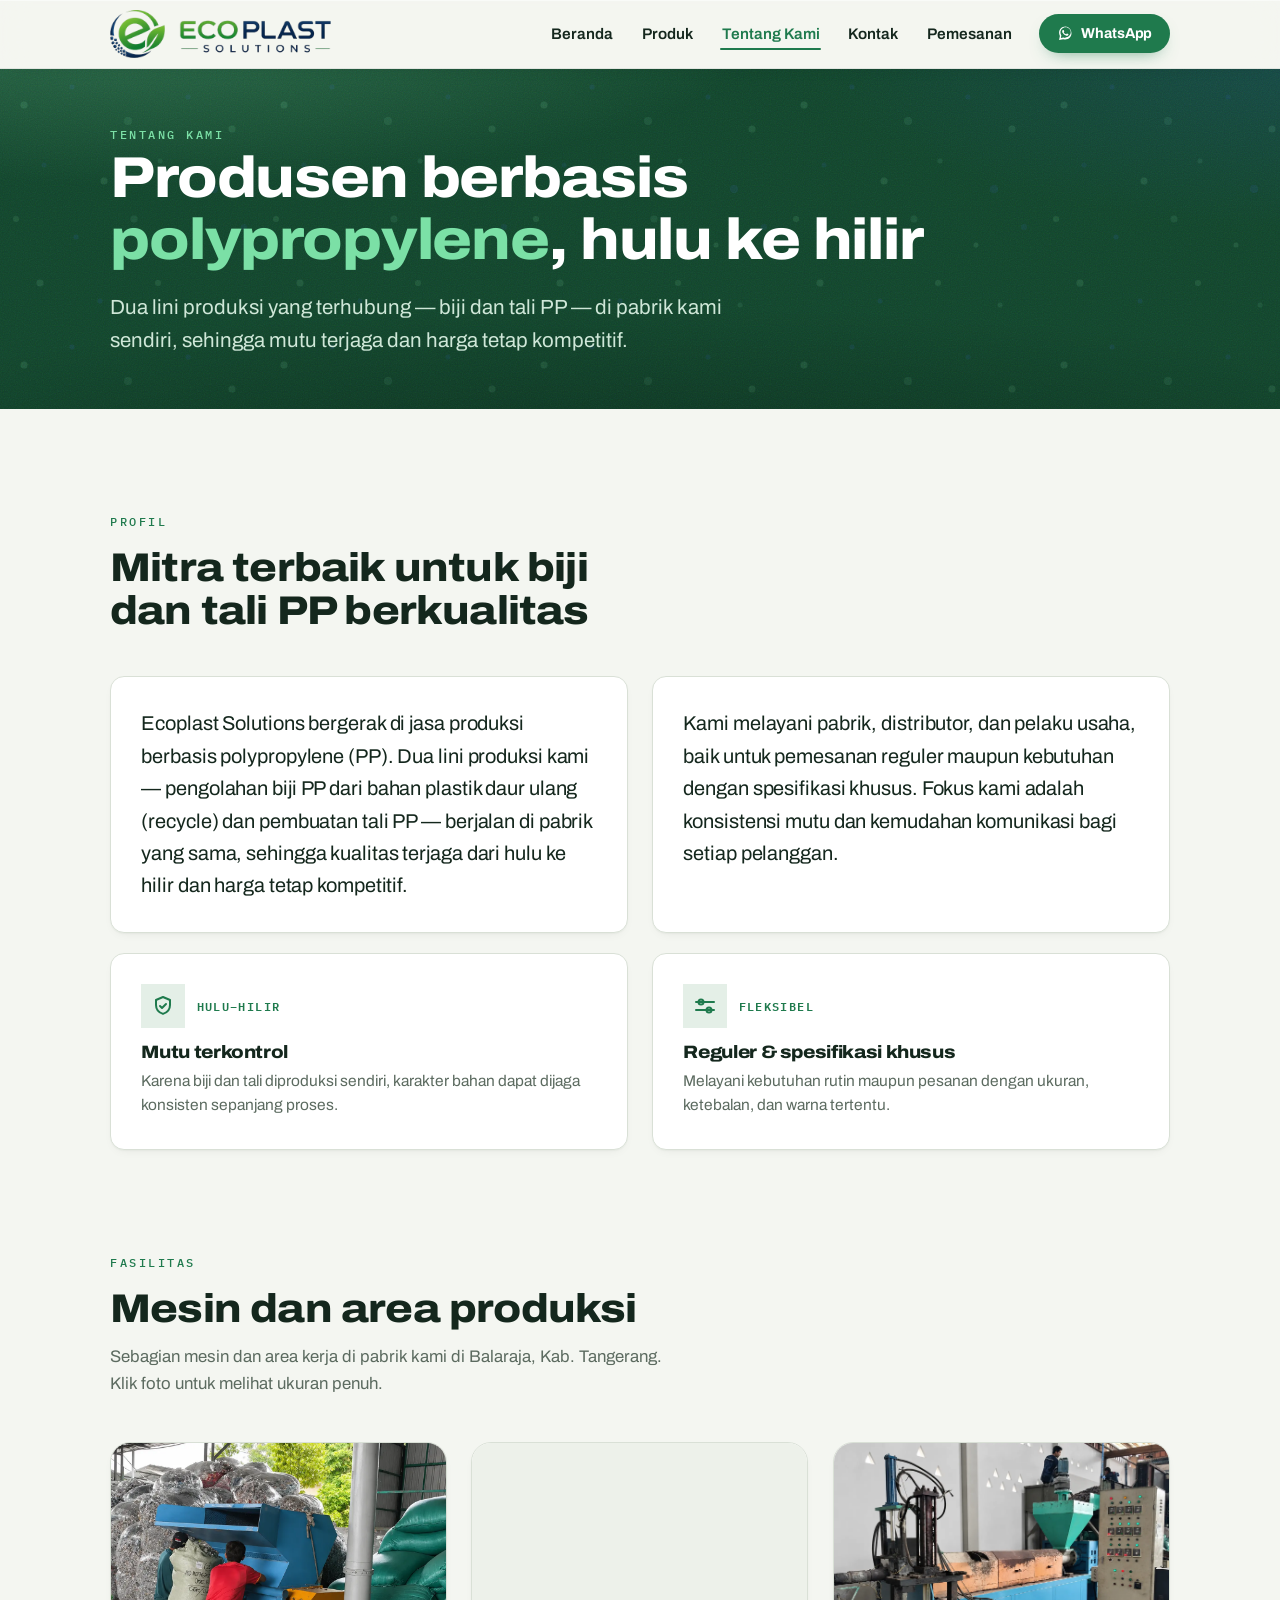
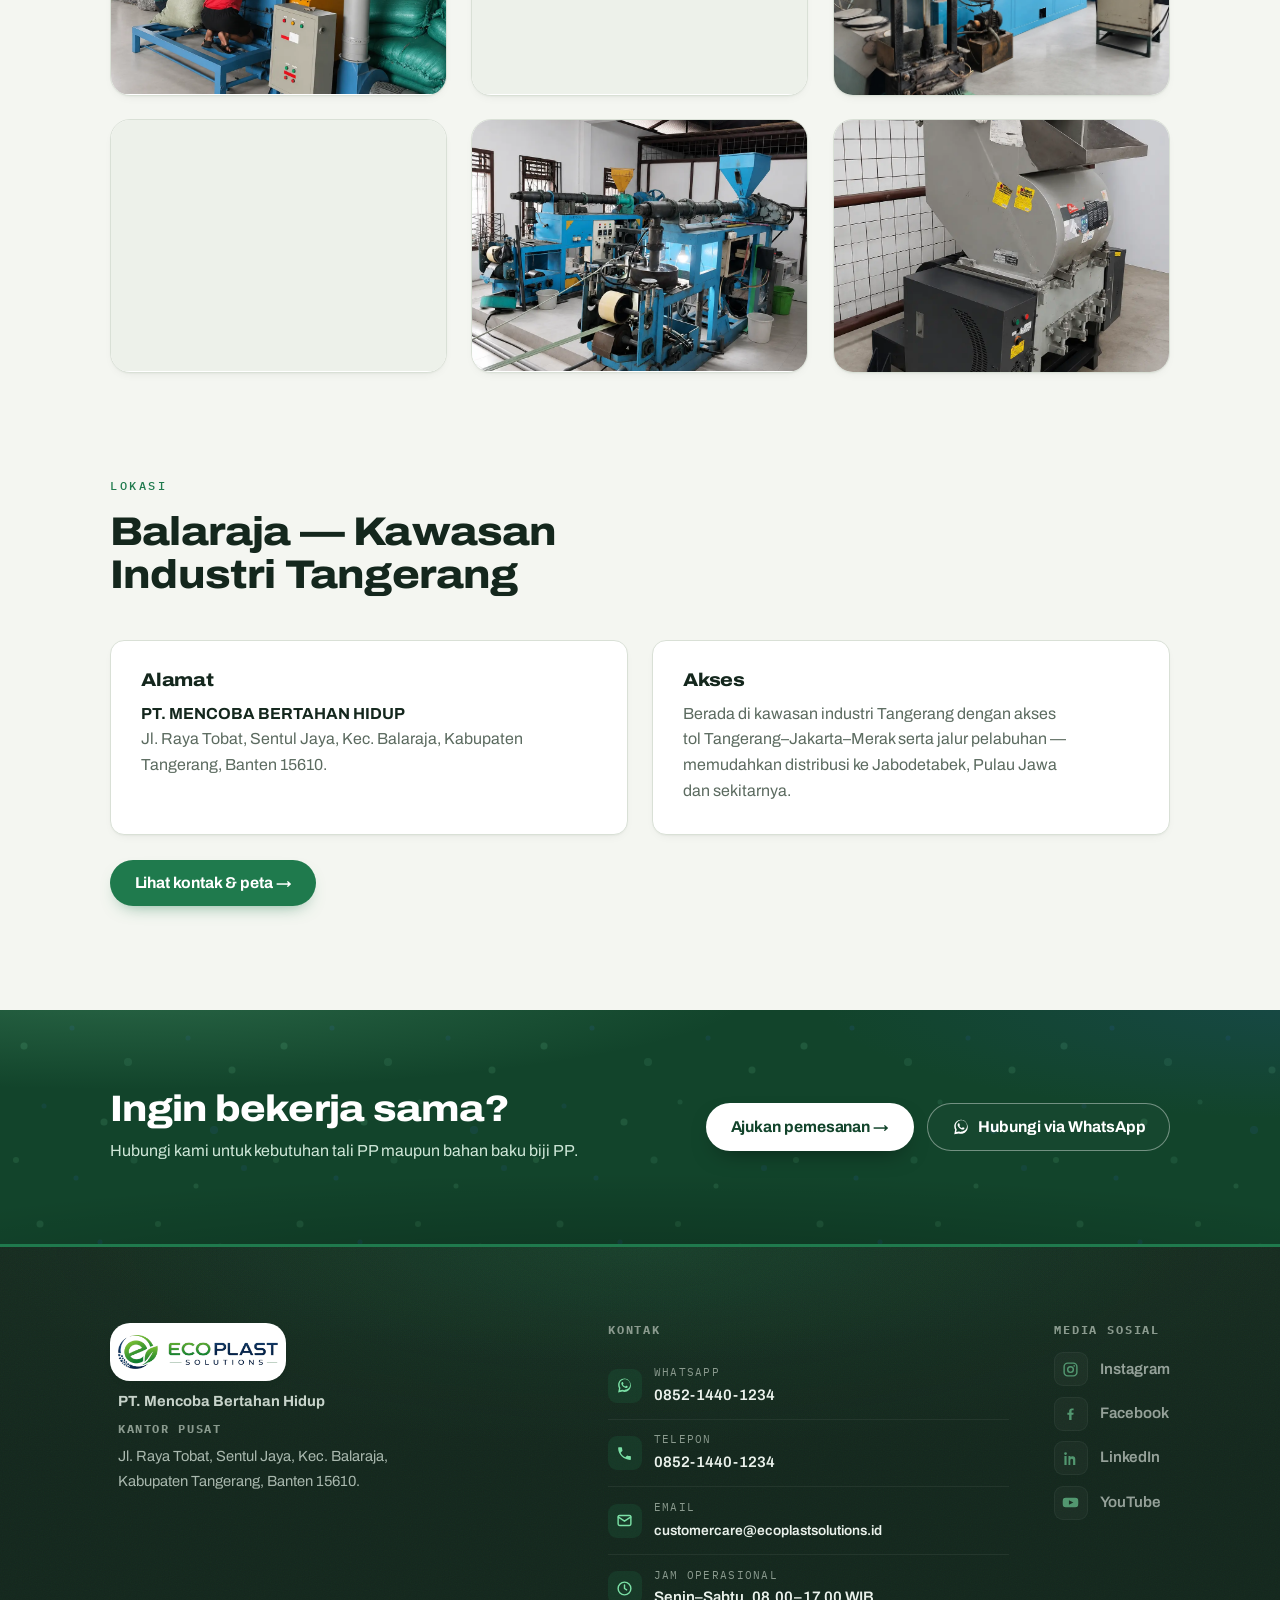
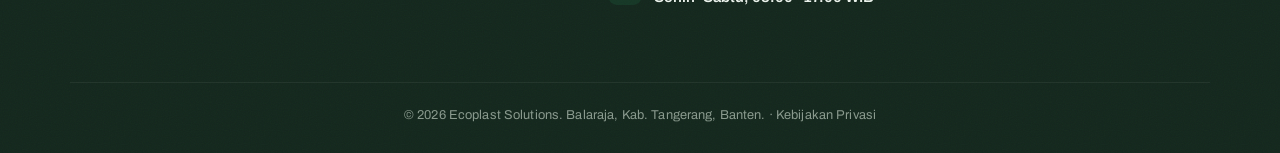
<file: tentang.html>
<!DOCTYPE html>
<html lang="id">
<head>
  <meta charset="UTF-8" />
  <meta name="viewport" content="width=device-width, initial-scale=1.0" />
  <title>Tentang Kami — Ecoplast Solutions</title>
  <meta name="description" content="Ecoplast Solutions — pabrik yang memproduksi biji plastik PP recycle &amp; tali plastik PP, dari bahan baku sampai produk jadi. Balaraja, Kab. Tangerang, Banten." />
  <meta name="keywords" content="profil Ecoplast Solutions, produsen polypropylene, pabrik tali plastik, pabrik plastik recycle, pabrik daur ulang plastik Tangerang, PT Mencoba Bertahan Hidup, Indonesia, Tangerang, Balaraja, Banten" />
  <meta name="robots" content="index, follow, max-snippet:-1, max-image-preview:large" />

  <link rel="canonical" href="https://ecoplastsolutions.id/tentang.html" />
  <meta property="og:type" content="website" />
  <meta property="og:site_name" content="Ecoplast Solutions" />
  <meta property="og:locale" content="id_ID" />
  <meta property="og:title" content="Tentang Kami — Ecoplast Solutions" />
  <meta property="og:description" content="Pabrik yang memproduksi biji &amp; tali plastik PP recycle. Melayani pabrik, distributor, dan pelaku usaha dari Balaraja, Banten." />
  <meta property="og:url" content="https://ecoplastsolutions.id/tentang.html" />
  <meta property="og:image" content="https://ecoplastsolutions.id/assets/og-image.png" />
  <meta property="og:image:width" content="1200" />
  <meta property="og:image:height" content="630" />
  <meta property="og:image:alt" content="Logo Ecoplast Solutions — produksi tali plastik &amp; biji plastik PP, Balaraja, Kab. Tangerang, Banten" />
  <meta name="twitter:card" content="summary_large_image" />

  <meta name="geo.region" content="ID-BT" />
  <meta name="geo.placename" content="Balaraja, Kabupaten Tangerang" />
  <meta name="geo.position" content="-6.2077458;106.4389806" />
  <meta name="ICBM" content="-6.2077458, 106.4389806" />

  <link rel="icon" href="/favicon.ico" sizes="16x16 32x32 48x48" />
  <link rel="icon" type="image/png" href="/favicon-32x32.png" sizes="32x32" />
  <link rel="icon" type="image/png" href="/favicon-48x48.png" sizes="48x48" />
  <link rel="apple-touch-icon" href="/apple-touch-icon.png" />
  <meta name="theme-color" content="#12442B" />
  <meta name="msapplication-TileColor" content="#12442B" />

  <link rel="preconnect" href="https://fonts.googleapis.com" />
  <link rel="preconnect" href="https://fonts.gstatic.com" crossorigin />
  <link href="https://fonts.googleapis.com/css2?family=Archivo:wght@400;500;600;700;800;900&family=IBM+Plex+Mono:wght@400;500&display=swap" rel="stylesheet" />
  <link rel="stylesheet" href="/styles.css?v=20260918a" />
  <link rel="stylesheet" href="/responsive.css?v=20260918a" />
  <script type="application/ld+json">
  {
    "@context": "https://schema.org",
    "@graph": [
      {
        "@type": "WebSite",
        "@id": "https://ecoplastsolutions.id/#website",
        "url": "https://ecoplastsolutions.id/",
        "name": "Ecoplast Solutions",
        "inLanguage": "id-ID",
        "publisher": {
          "@id": "https://ecoplastsolutions.id/#business"
        }
      },
      {
        "@type": "AboutPage",
        "@id": "https://ecoplastsolutions.id/tentang.html#webpage",
        "url": "https://ecoplastsolutions.id/tentang.html",
        "name": "Tentang Kami — Ecoplast Solutions",
        "isPartOf": {
          "@id": "https://ecoplastsolutions.id/#website"
        },
        "about": {
          "@id": "https://ecoplastsolutions.id/#business"
        },
        "inLanguage": "id-ID",
        "breadcrumb": {
          "@id": "https://ecoplastsolutions.id/tentang.html#breadcrumb"
        }
      },
      {
        "@type": "BreadcrumbList",
        "@id": "https://ecoplastsolutions.id/tentang.html#breadcrumb",
        "itemListElement": [
          {
            "@type": "ListItem",
            "position": 1,
            "name": "Beranda",
            "item": "https://ecoplastsolutions.id/"
          },
          {
            "@type": "ListItem",
            "position": 2,
            "name": "Tentang Kami",
            "item": "https://ecoplastsolutions.id/tentang.html"
          }
        ]
      }
    ]
  }
  </script>
  <script>document.documentElement.classList.add('has-js');</script>
</head>
<body>
  <a class="skip-link" href="#main">Lewati ke konten</a>

  <header class="site-header">
    <div class="container">
      <a class="brand" href="/" aria-label="Ecoplast Solutions — Beranda">
        <img class="brand__mark" src="/assets/logo-lockup.png?v=1" width="570" height="124" alt="Ecoplast Solutions" />
      </a>
      <input type="checkbox" id="nav-toggle" class="nav-toggle" aria-label="Buka menu navigasi" autocomplete="off" />
      <label class="nav-burger" for="nav-toggle"><span></span><span></span><span></span></label>
      <label class="nav-overlay" for="nav-toggle" aria-hidden="true"></label>
      <nav class="nav" aria-label="Navigasi utama">
        <ul class="nav__links">
          <li><a class="nav__link" href="/">Beranda</a></li>
          <li><a class="nav__link" href="/produk.html">Produk</a></li>
          <li><a class="nav__link" href="/tentang.html" aria-current="page">Tentang Kami</a></li>
          <li><a class="nav__link" href="/kontak.html">Kontak</a></li>
          <li><a class="nav__link" href="/pemesanan.html">Pemesanan</a></li>
        </ul>
        <a class="btn btn--wa nav__cta" href="https://wa.me/6285214401234?text=Halo%20Ecoplast%20Solutions%2C%20saya%20ingin%20bertanya." target="_blank" rel="noopener">
          <svg class="wa-ico" viewBox="0 0 32 32" aria-hidden="true" fill="currentColor"><path d="M16.04 3C9.4 3 4 8.4 4 15.04c0 2.12.55 4.19 1.6 6.02L4 29l8.13-1.55a12 12 0 0 0 3.9.66h.01C22.68 28.1 28 22.7 28 16.06 28 9.42 22.68 3 16.04 3zm0 21.9c-1.2 0-2.38-.24-3.48-.72l-.25-.1-4.83.92.92-4.7-.16-.25a9.9 9.9 0 0 1-1.53-5.9c0-5.5 4.48-9.98 9.98-9.98 5.5 0 9.9 4.48 9.9 9.98 0 5.5-4.48 9.75-9.98 9.75zm5.46-7.38c-.3-.15-1.77-.87-2.04-.97-.27-.1-.47-.15-.67.15-.2.3-.77.97-.94 1.17-.17.2-.35.22-.65.07-.3-.15-1.26-.46-2.4-1.48-.89-.79-1.49-1.77-1.66-2.07-.17-.3-.02-.46.13-.61.13-.13.3-.35.45-.52.15-.17.2-.3.3-.5.1-.2.05-.37-.02-.52-.08-.15-.67-1.62-.92-2.22-.24-.58-.49-.5-.67-.51l-.57-.01c-.2 0-.52.07-.8.37-.27.3-1.05 1.02-1.05 2.5 0 1.47 1.07 2.89 1.22 3.09.15.2 2.1 3.2 5.08 4.49.71.31 1.26.49 1.69.63.71.22 1.36.19 1.87.12.57-.09 1.77-.72 2.02-1.42.25-.7.25-1.3.17-1.42-.07-.13-.27-.2-.57-.35z"/></svg>
          WhatsApp
        </a>
      </nav>
    </div>
  </header>

  <main id="main">

    <!-- Page hero -->
    <section class="hero dotted hero--banner">
      <div class="container">
        <div class="hero__inner">
          <span class="eyebrow on-dark">Tentang Kami</span>
          <h1>Produsen berbasis <span class="hl-light">polypropylene</span>, hulu ke hilir</h1>
          <p class="hero__lead">Dua lini produksi yang terhubung — biji dan tali PP — di pabrik kami sendiri, sehingga mutu terjaga dan harga tetap kompetitif.</p>
        </div>
      </div>
    </section>

    <!-- Profil -->
    <section class="section">
      <div class="container">
        <div class="sec-head">
          <span class="eyebrow">Profil</span>
          <h2>Mitra terbaik untuk biji dan tali PP berkualitas</h2>
        </div>
        <div class="grid grid--2">
          <div class="card">
            <p class="lead">Ecoplast Solutions bergerak di jasa produksi berbasis polypropylene (PP). Dua lini produksi kami — pengolahan biji PP dari bahan plastik daur ulang (recycle) dan pembuatan tali PP — berjalan di pabrik yang sama, sehingga kualitas terjaga dari hulu ke hilir dan harga tetap kompetitif.</p>
          </div>
          <div class="card">
            <p class="lead">Kami melayani pabrik, distributor, dan pelaku usaha, baik untuk pemesanan reguler maupun kebutuhan dengan spesifikasi khusus. Fokus kami adalah konsistensi mutu dan kemudahan komunikasi bagi setiap pelanggan.</p>
          </div>
        </div>

        <div class="grid grid--2" style="margin-top:1.25rem">
          <div class="card feature">
            <div class="feature__head">
              <span class="feature__ico">
                <svg width="24" height="24" viewBox="0 0 24 24" fill="none" stroke="currentColor" stroke-width="2" stroke-linecap="round" stroke-linejoin="round" aria-hidden="true">
                  <path d="M12 3l7 3v5c0 4.4-3 7.6-7 8.9-4-1.3-7-4.5-7-8.9V6l7-3z" />
                  <path d="M9 12l2 2 4-4" />
                </svg>
              </span>
              <span class="feature__tag">Hulu–hilir</span>
            </div>
            <h3>Mutu terkontrol</h3>
            <p>Karena biji dan tali diproduksi sendiri, karakter bahan dapat dijaga konsisten sepanjang proses.</p>
          </div>
          <div class="card feature">
            <div class="feature__head">
              <span class="feature__ico">
                <svg width="24" height="24" viewBox="0 0 24 24" fill="none" stroke="currentColor" stroke-width="2" stroke-linecap="round" stroke-linejoin="round" aria-hidden="true">
                  <line x1="3" y1="8" x2="21" y2="8" />
                  <line x1="3" y1="16" x2="21" y2="16" />
                  <circle cx="8" cy="8" r="2.5" />
                  <circle cx="16" cy="16" r="2.5" />
                </svg>
              </span>
              <span class="feature__tag">Fleksibel</span>
            </div>
            <h3>Reguler &amp; spesifikasi khusus</h3>
            <p>Melayani kebutuhan rutin maupun pesanan dengan ukuran, ketebalan, dan warna tertentu.</p>
          </div>
        </div>
      </div>
    </section>

    <!-- Galeri mesin & area produksi -->
    <section class="section" style="padding-top:0">
      <div class="container">
        <div class="sec-head">
          <span class="eyebrow">Fasilitas</span>
          <h2>Mesin dan area produksi</h2>
          <p>Sebagian mesin dan area kerja di pabrik kami di Balaraja, Kab. Tangerang. Klik foto untuk melihat ukuran penuh.</p>
        </div>
        <div class="gallery">
          <figure class="gshot">
            <a class="gshot__link" href="/assets/mesin/mesin-1.webp?v=1" target="_blank" rel="noopener">
              <img class="gshot__img" src="/assets/mesin/mesin-1.webp?v=1" width="1086" height="1448" loading="lazy" decoding="async" alt="Mesin berbadan biru dengan saluran blower dan panel kontrol, dioperasikan dua pekerja di area bahan baku pabrik Ecoplast Solutions." />
            </a>
          </figure>
          <figure class="gshot">
            <a class="gshot__link" href="/assets/mesin/mesin-2.webp?v=1" target="_blank" rel="noopener">
              <img class="gshot__img" src="/assets/mesin/mesin-2.webp?v=1" width="1086" height="1448" loading="lazy" decoding="async" alt="Unit mesin berangka biru dengan bagian atas kuning di dalam gedung produksi Ecoplast Solutions." />
            </a>
          </figure>
          <figure class="gshot">
            <a class="gshot__link" href="/assets/mesin/mesin-3.webp?v=1" target="_blank" rel="noopener">
              <img class="gshot__img" src="/assets/mesin/mesin-3.webp?v=1" width="1448" height="1086" loading="lazy" decoding="async" alt="Lini mesin memanjang dengan hopper hijau dan lemari panel kontrol di gedung produksi Ecoplast Solutions." />
            </a>
          </figure>
          <figure class="gshot">
            <a class="gshot__link" href="/assets/mesin/mesin-4.webp?v=1" target="_blank" rel="noopener">
              <img class="gshot__img" src="/assets/mesin/mesin-4.webp?v=1" width="1086" height="1448" loading="lazy" decoding="async" alt="Mesin penggulung tali plastik PP berangka biru dengan roll tali jadi di pabrik Ecoplast Solutions." />
            </a>
          </figure>
          <figure class="gshot">
            <a class="gshot__link" href="/assets/mesin/mesin-5.webp?v=1" target="_blank" rel="noopener">
              <img class="gshot__img" src="/assets/mesin/mesin-5.webp?v=1" width="1086" height="1448" loading="lazy" decoding="async" alt="Dua lini mesin berangka biru dengan hopper dan roll penarik di gedung produksi Ecoplast Solutions." />
            </a>
          </figure>
          <figure class="gshot">
            <a class="gshot__link" href="/assets/mesin/mesin-6.webp?v=1" target="_blank" rel="noopener">
              <img class="gshot__img" src="/assets/mesin/mesin-6.webp?v=1" width="1086" height="1448" loading="lazy" decoding="async" alt="Mesin berbadan abu-abu dengan corong pengumpan lebar dan panel tombol di pabrik Ecoplast Solutions." />
            </a>
          </figure>
        </div>
      </div>
    </section>

    <!-- Lokasi -->
    <section class="section" style="padding-top:0">
      <div class="container">
        <div class="sec-head">
          <span class="eyebrow">Lokasi</span>
          <h2>Balaraja — Kawasan Industri Tangerang</h2>
        </div>
        <div class="grid grid--2">
          <div class="card">
            <h3 style="font-size:1.15rem;margin-bottom:0.6rem">Alamat</h3>
            <p><strong>PT. MENCOBA BERTAHAN HIDUP</strong><br />Jl. Raya Tobat, Sentul Jaya, Kec. Balaraja, Kabupaten Tangerang, Banten 15610.</p>
          </div>
          <div class="card">
            <h3 style="font-size:1.15rem;margin-bottom:0.6rem">Akses</h3>
            <p>Berada di kawasan industri Tangerang dengan akses tol Tangerang–Jakarta–Merak serta jalur pelabuhan — memudahkan distribusi ke Jabodetabek, Pulau Jawa dan sekitarnya.</p>
          </div>
        </div>
        <div class="hero__actions" style="margin-top:1.6rem">
          <a class="btn btn--primary" href="/kontak.html">Lihat kontak &amp; peta →</a>
        </div>
      </div>
    </section>

    <!-- CTA band -->
    <section class="cta-band dotted">
      <div class="container">
        <div>
          <h2>Ingin bekerja sama?</h2>
          <p>Hubungi kami untuk kebutuhan tali PP maupun bahan baku biji PP.</p>
        </div>
        <div class="cta-band__actions">
          <a class="btn btn--on-dark" href="/pemesanan.html">Ajukan pemesanan →</a>
          <a class="btn btn--ghost-dark" href="https://wa.me/6285214401234?text=Halo%20Ecoplast%20Solutions%2C%20saya%20ingin%20bekerja%20sama%20untuk%20kebutuhan%20PP." target="_blank" rel="noopener">
            <svg class="wa-ico" viewBox="0 0 32 32" aria-hidden="true" fill="currentColor"><path d="M16.04 3C9.4 3 4 8.4 4 15.04c0 2.12.55 4.19 1.6 6.02L4 29l8.13-1.55a12 12 0 0 0 3.9.66h.01C22.68 28.1 28 22.7 28 16.06 28 9.42 22.68 3 16.04 3zm0 21.9c-1.2 0-2.38-.24-3.48-.72l-.25-.1-4.83.92.92-4.7-.16-.25a9.9 9.9 0 0 1-1.53-5.9c0-5.5 4.48-9.98 9.98-9.98 5.5 0 9.9 4.48 9.9 9.98 0 5.5-4.48 9.75-9.98 9.75zm5.46-7.38c-.3-.15-1.77-.87-2.04-.97-.27-.1-.47-.15-.67.15-.2.3-.77.97-.94 1.17-.17.2-.35.22-.65.07-.3-.15-1.26-.46-2.4-1.48-.89-.79-1.49-1.77-1.66-2.07-.17-.3-.02-.46.13-.61.13-.13.3-.35.45-.52.15-.17.2-.3.3-.5.1-.2.05-.37-.02-.52-.08-.15-.67-1.62-.92-2.22-.24-.58-.49-.5-.67-.51l-.57-.01c-.2 0-.52.07-.8.37-.27.3-1.05 1.02-1.05 2.5 0 1.47 1.07 2.89 1.22 3.09.15.2 2.1 3.2 5.08 4.49.71.31 1.26.49 1.69.63.71.22 1.36.19 1.87.12.57-.09 1.77-.72 2.02-1.42.25-.7.25-1.3.17-1.42-.07-.13-.27-.2-.57-.35z"/></svg>
            Hubungi via WhatsApp
          </a>
        </div>
      </div>
    </section>

  </main>

  <footer class="site-footer">
    <div class="container">
      <div class="foot-cols">
      <div class="foot-info">
        <a class="foot-brand" href="/" aria-label="Ecoplast Solutions — Beranda">
          <img class="foot-brand__mark" src="/assets/logo-lockup.png?v=1" width="570" height="124" alt="Ecoplast Solutions" />
        </a>
        <p class="foot-address">
          <span class="foot-address__org">PT. Mencoba Bertahan Hidup</span>
          <strong>Kantor Pusat</strong>
          Jl. Raya Tobat, Sentul Jaya, Kec. Balaraja,<br />
          Kabupaten Tangerang, Banten 15610.
        </p>
      </div>
      <div class="foot-col">
        <h3>Kontak</h3>
        <div class="fc">
          <div class="fc-row">
            <span class="fc-ico"><svg viewBox="0 0 32 32" fill="currentColor" aria-hidden="true"><path d="M16.04 3C9.4 3 4 8.4 4 15.04c0 2.12.55 4.19 1.6 6.02L4 29l8.13-1.55a12 12 0 0 0 3.9.66h.01C22.68 28.1 28 22.7 28 16.06 28 9.42 22.68 3 16.04 3zm0 21.9c-1.2 0-2.38-.24-3.48-.72l-.25-.1-4.83.92.92-4.7-.16-.25a9.9 9.9 0 0 1-1.53-5.9c0-5.5 4.48-9.98 9.98-9.98 5.5 0 9.9 4.48 9.9 9.98 0 5.5-4.48 9.75-9.98 9.75zm5.46-7.38c-.3-.15-1.77-.87-2.04-.97-.27-.1-.47-.15-.67.15-.2.3-.77.97-.94 1.17-.17.2-.35.22-.65.07-.3-.15-1.26-.46-2.4-1.48-.89-.79-1.49-1.77-1.66-2.07-.17-.3-.02-.46.13-.61.13-.13.3-.35.45-.52.15-.17.2-.3.3-.5.1-.2.05-.37-.02-.52-.08-.15-.67-1.62-.92-2.22-.24-.58-.49-.5-.67-.51l-.57-.01c-.2 0-.52.07-.8.37-.27.3-1.05 1.02-1.05 2.5 0 1.47 1.07 2.89 1.22 3.09.15.2 2.1 3.2 5.08 4.49.71.31 1.26.49 1.69.63.71.22 1.36.19 1.87.12.57-.09 1.77-.72 2.02-1.42.25-.7.25-1.3.17-1.42-.07-.13-.27-.2-.57-.35z"/></svg></span>
            <div>
              <span class="fc-label">WhatsApp</span>
              <a class="fc-val" href="https://wa.me/6285214401234?text=Halo%20Ecoplast%20Solutions%2C%20saya%20ingin%20bertanya." target="_blank" rel="noopener">0852-1440-1234</a>
            </div>
          </div>
          <hr class="fc-divider" />
          <div class="fc-row">
            <span class="fc-ico"><svg viewBox="0 0 24 24" fill="currentColor" aria-hidden="true"><path d="M6.6 10.8c1.4 2.8 3.8 5.1 6.6 6.6l2.2-2.2c.3-.3.7-.4 1-.2 1.1.4 2.3.6 3.6.6.6 0 1 .4 1 1V20c0 .6-.4 1-1 1C10.6 21 3 13.4 3 4c0-.6.4-1 1-1h3.5c.6 0 1 .4 1 1 0 1.2.2 2.4.6 3.6.1.4 0 .8-.3 1l-2.2 2.2z"/></svg></span>
            <div>
              <span class="fc-label">Telepon</span>
              <a class="fc-val" href="tel:+6285214401234">0852-1440-1234</a>
            </div>
          </div>
          <hr class="fc-divider" />
          <div class="fc-row">
            <span class="fc-ico"><svg viewBox="0 0 24 24" fill="none" stroke="currentColor" stroke-width="2" stroke-linecap="round" stroke-linejoin="round" aria-hidden="true"><rect x="3" y="5" width="18" height="14" rx="2"/><path d="m3 7 9 6 9-6"/></svg></span>
            <div>
              <span class="fc-label">Email</span>
              <a class="fc-val fc-val--email" href="mailto:customercare@ecoplastsolutions.id">customercare@<wbr />ecoplastsolutions.id</a>
            </div>
          </div>
          <hr class="fc-divider" />
          <div class="fc-row">
            <span class="fc-ico"><svg viewBox="0 0 24 24" fill="none" stroke="currentColor" stroke-width="2" stroke-linecap="round" stroke-linejoin="round" aria-hidden="true"><circle cx="12" cy="12" r="9"/><path d="M12 7v5l3 2"/></svg></span>
            <div>
              <span class="fc-label">Jam Operasional</span>
              <span class="fc-val">Senin–Sabtu, 08.00–17.00 WIB</span>
            </div>
          </div>
        </div>
      </div>
      <div class="foot-col">
        <h3>Media Sosial</h3>
        <ul class="foot-social">
          <li class="fsoc">
            <span class="fsoc-ico"><svg viewBox="0 0 24 24" fill="none" stroke="currentColor" stroke-width="2" aria-hidden="true"><rect x="3" y="3" width="18" height="18" rx="5"/><circle cx="12" cy="12" r="4"/><circle cx="17.2" cy="6.8" r="1.2" fill="currentColor" stroke="none"/></svg></span>
            <div>
              <span class="fsoc-name">Instagram</span>
            </div>
          </li>
          <li class="fsoc">
            <span class="fsoc-ico"><svg viewBox="0 0 24 24" fill="currentColor" aria-hidden="true"><path d="M13.5 21v-7.3h2.5l.4-2.9h-2.9V8.9c0-.8.2-1.4 1.4-1.4h1.5V4.9c-.3 0-1.3-.1-2.4-.1-2.3 0-3.9 1.4-3.9 4v2.1H7.6v2.9h2.5V21h3.4z"/></svg></span>
            <div>
              <span class="fsoc-name">Facebook</span>
            </div>
          </li>
          <li class="fsoc">
            <span class="fsoc-ico"><svg viewBox="0 0 24 24" fill="currentColor" aria-hidden="true"><path d="M6.94 5A1.94 1.94 0 1 1 3.06 5a1.94 1.94 0 0 1 3.88 0zM3.4 8.6h3.1V21H3.4V8.6zm5.7 0h2.97v1.7h.04c.41-.78 1.42-1.6 2.93-1.6 3.13 0 3.71 2.06 3.71 4.74V21h-3.1v-5.5c0-1.31-.02-3-1.83-3-1.83 0-2.11 1.43-2.11 2.9V21H9.1V8.6z"/></svg></span>
            <div>
              <span class="fsoc-name">LinkedIn</span>
            </div>
          </li>
          <li class="fsoc">
            <span class="fsoc-ico"><svg viewBox="0 0 24 24" fill="currentColor" aria-hidden="true"><path d="M23 12s0-3.2-.4-4.7c-.2-.8-.9-1.5-1.7-1.7C19.4 5.2 12 5.2 12 5.2s-7.4 0-8.9.4c-.8.2-1.5.9-1.7 1.7C1 8.8 1 12 1 12s0 3.2.4 4.7c.2.8.9 1.5 1.7 1.7 1.5.4 8.9.4 8.9.4s7.4 0 8.9-.4c.8-.2 1.5-.9 1.7-1.7.4-1.5.4-4.7.4-4.7zM9.8 15.3V8.7l6.3 3.3-6.3 3.3z"/></svg></span>
            <div>
              <span class="fsoc-name">YouTube</span>
            </div>
          </li>
        </ul>
      </div>
      </div>
    </div>
    <div class="foot-bottom">© <span class="js-year">2026</span> Ecoplast Solutions. Balaraja, Kab. Tangerang, Banten.<a class="foot-bottom__privacy" href="/kebijakan-privasi.html">Kebijakan Privasi</a></div>
  </footer>

  <script>
    document.querySelectorAll(".js-year").forEach(function(e){e.textContent=new Date().getFullYear();});
    /* Tutup drawer saat halaman dipulihkan dari RIWAYAT (tombol Back).
       Menu = checkbox CSS-only, dan browser memulihkan state checkbox saat navigasi
       riwayat -> halaman sebelumnya muncul dengan drawer sudah terbuka, seolah
       hamburger membuka sendiri. Perlu DUA lapis karena mekanismenya dua:
       (1) autocomplete="off" di <input> mematikan pemulihan state form biasa, dan
           itu jalan walau JS mati;
       (2) bfcache mengembalikan DOM apa adanya sehingga atribut itu TIDAK menolong
           -> pageshow yang menanganinya.
       Baris t.checked=false di luar handler menutup drawer sebelum cat pertama
       pada pemulihan non-bfcache, supaya tak ada kedipan. */
    (function(){
      var t=document.getElementById("nav-toggle");
      if(!t)return;
      t.checked=false;
      window.addEventListener("pageshow",function(){t.checked=false;});
    })();
    /* Reveal saat masuk layar. Daftar SEL harus sama dgn selector .has-js di styles.css. */
    (function(){
      var SEL=".hero__inner > *, .sec-head, .pcard, .feature, .prod, .step, .card, .gshot, .map-block, .cta-band .container > *";
      var els=[].slice.call(document.querySelectorAll(SEL));
      if(!els.length)return;
      if(!("IntersectionObserver" in window)){els.forEach(function(el){el.classList.add("in");});return;}
      els.forEach(function(el){
        var sibs=[].slice.call(el.parentNode.children).filter(function(c){return els.indexOf(c)>-1;});
        var i=sibs.indexOf(el);
        if(i>0)el.style.transitionDelay=Math.min(i,5)*0.12+"s";
      });
      var io=new IntersectionObserver(function(ents){
        ents.forEach(function(e){if(e.isIntersecting){e.target.classList.add("in");io.unobserve(e.target);}});
      },{rootMargin:"0px 0px -8% 0px",threshold:0.08});
      els.forEach(function(el){io.observe(el);});
    })();
  </script>
</body>
</html>
</file>
<file: styles.css>
/* ==========================================================================
   Ecoplast Solutions — styles.css (single stylesheet for all pages)
   Static HTML + CSS. No build step, no framework.
   ========================================================================== */

:root {
  --bg: #F4F6F1;
  --ink: #14271D;
  --green: #1F7A4D;
  --green-deep: #12442B;
  --blue: #2B5CB8;
  --muted: #5C6B60;
  --line: #D9E0D6;

  --green-light: #7BE0A6;      /* highlight on dark backgrounds */

  /* GOLD — SATU pemakaian saja: bulatan nomor alur produksi (.step__n) saat hover.
     Sama seperti --blue, artinya dijaga tunggal supaya tetap berarti; begitu
     disebar ke elemen lain ia kembali jadi dekorasi.

     Pasangan ini DIPILIH PEMILIK dari perbandingan yang dirender & dilihat
     (11 Sep 2026), setelah usulan awal yang lebih gelap ditolak: "warna goldnya
     kurang pas". Ia paling dekat ke golden yellow di antara kandidat yang dicoba.

     KONSEKUENSI YANG SUDAH DISAMPAIKAN & DITERIMA: angkanya tetap PUTIH
     (permintaan pemilik juga), dan putih di atas warna seterang ini cuma
     **2,42:1** di titik terbaiknya — di bawah ambang WCAG 4,5:1 untuk teks kecil.
     Itu bukan kelalaian, itu pilihan sadar: pemilik lebih mengutamakan warnanya.
     Angka pada `.step__n` juga bukan pembawa makna — judul & deskripsi tiap
     langkah ada di `<h3>`/`<p>` di bawahnya, dan urutannya sudah dibawa `<ol>`,
     jadi yang hilang adalah kenyamanan baca, bukan informasi.
     **Kalau kelak ingin lolos ambang tanpa mengubah warnanya**, jalannya cuma
     satu dan sudah diukur: ganti warna angka dari putih ke `var(--ink)` →
     **4,73:1**. Jangan menambal dengan text-shadow/-webkit-text-stroke; trik
     semacam itu sudah pernah ditolak di footer.
     Tanpa gradasi rata pun sama saja — yang menentukan terangnya warna, bukan
     titik berhentinya. */
  --gold: #F2E3A8;             /* ujung terang gradasi */
  --gold-deep: #A88A2A;        /* ujung gelap gradasi */

  /* Warna wordmark dari LOGO ASLI (kiblat): ECO = hijau, PLAST + SOLUTIONS = navy.
     Dipakai di lockup header & footer agar warna teks brand persis logo. */
  --brand-green: #3E9B37;      /* huruf "ECO" */
  --brand-navy:  #173B5C;      /* huruf "PLAST" & "SOLUTIONS" */

  --radius: 14px;
  --radius-lg: 20px;
  --card-pad: clamp(1.4rem, 3vw, 1.9rem);
  --maxw: 1140px;
  --space: clamp(3.75rem, 8.5vw, 6.5rem);

  /* Elevation — soft, layered, low-opacity (premium depth, not heavy drop shadows) */
  --shadow-sm: 0 1px 2px rgba(18,39,29,.04), 0 4px 12px -6px rgba(18,39,29,.10);
  --shadow-md: 0 6px 16px -8px rgba(18,39,29,.12), 0 14px 34px -18px rgba(18,68,43,.24);
  --shadow-lg: 0 14px 40px -16px rgba(18,68,43,.30), 0 6px 16px -10px rgba(18,39,29,.14);

  /* Motion — one easing + duration scale for a coherent feel across the site */
  --ease: cubic-bezier(.4, 0, .2, 1);
  --ease-out: cubic-bezier(.16, 1, .3, 1);
  --dur: .22s;
  /* .62s, bukan .4s lagi. Nilainya diubah 11 Sep 2026 saat zoom galeri
     dikalemkan — dan itu aman justru karena saat itu `--dur-slow` sudah TIDAK
     dipakai siapa pun: dua pemakainya (transisi `.pcard__img` dan `.gshot__img`)
     hilang pada hari yang sama. Token yatim itu ketahuan lewat audit dead code,
     bukan dari membaca berkas. Dipakai lagi di `.gshot__img` menggantikan angka
     lepas `.62s`, supaya aturan "semua transisi memakai token" tetap berlaku. */
  --dur-slow: .62s;
  --dur-reveal: 1.1s; /* khusus reveal scroll-in — lambat & elegan (bukan kaku) */

  --font-sans: "Archivo", system-ui, -apple-system, Segoe UI, Roboto, sans-serif;
  --font-mono: "IBM Plex Mono", ui-monospace, SFMono-Regular, Menlo, monospace;
}

/* ---- Reset ---- */
*, *::before, *::after { margin: 0; padding: 0; box-sizing: border-box; }

html {
  scroll-behavior: smooth;
  scroll-padding-top: 84px;
  -webkit-text-size-adjust: 100%;
  overflow-x: clip;   /* lihat catatan di body — `clip`, JANGAN `hidden` (sticky header) */
}

body {
  font-family: var(--font-sans);
  font-optical-sizing: auto;
  background: var(--bg);
  color: var(--ink);
  line-height: 1.6;
  -webkit-font-smoothing: antialiased;
  text-rendering: optimizeLegibility;
  /* Jaring pengaman scroll horizontal. Pakai `clip`, BUKAN `hidden`:
     `overflow-x: hidden` + `overflow-y: visible` membuat overflow-y ikut jadi
     `auto`, jadi body berubah menjadi scroll container → ada dua scroller
     bersarang (html + body). Itu sumber halaman terasa "bergeser" saat drawer
     mobile menggeser masuk, dan bisa mematahkan `position: sticky` header.
     `clip` mengklip tanpa membuat scroll container. `hidden` disimpan sebagai
     fallback untuk browser yang belum mengenal `clip`. */
  overflow-x: hidden;
  overflow-x: clip;
}

img { max-width: 100%; display: block; }
a { color: inherit; }
p { text-wrap: pretty; }

h1, h2, h3 {
  font-family: var(--font-sans);
  font-variation-settings: "wdth" 112;
  font-weight: 800;
  line-height: 1.08;
  letter-spacing: -0.02em;
  color: var(--ink);
  text-wrap: balance;
}

/* ---- Layout helpers ---- */
.container { width: 100%; max-width: var(--maxw); margin-inline: auto; padding-inline: clamp(1.25rem, 4vw, 2.5rem); }
.section { padding-block: var(--space); }
/* Section yang merupakan LANJUTAN dari section di atasnya, bukan topik baru.
   Dua .section beruntun menumpuk padding: var(--space) bawah + var(--space) atas
   = 208px di >=1280px. Untuk topik yang berbeda itu pas, tapi di pemesanan.html
   "Syarat pemesanan" adalah pengantar yang langsung menuju formulirnya, dan jeda
   selebar itu terbaca seperti pindah halaman (dilaporkan pemilik). Padding atas
   dinolkan supaya jaraknya kembali satu var(--space) — tetap memakai token yang
   sama, bukan angka karangan. */
.section--tight { padding-top: 0; }

.eyebrow {
  font-family: var(--font-mono);
  font-size: 0.72rem;
  font-weight: 500;
  letter-spacing: 0.22em;
  text-transform: uppercase;
  color: var(--green);
}
.eyebrow.on-dark { color: var(--green-light); }

.lead { font-size: clamp(1.05rem, 1.8vw, 1.25rem); line-height: 1.62; color: var(--muted); max-width: 60ch; letter-spacing: -0.005em; }
/* `.lead` punya DUA peran, dan warnanya ikut perannya:
   - di bawah `<h2>` (mis. `produk.html`) ia kalimat pengantar → `--muted`, sengaja
     lebih redup dari judulnya;
   - di dalam `.card` (mis. profil di `tentang.html`) ia SATU-SATUNYA isi kartu,
     jadi ia teks utama, bukan pendukung → `--ink`.
   Dulu yang kedua ditulis sebagai `style="color:var(--ink)"` inline di dua
   paragraf `tentang.html`. Hasilnya sama, tapi kelas yang sama jadi tampil dua
   warna tanpa jejak apa pun di stylesheet — audit warna teks 11 Sep 2026
   menandainya sebagai tidak konsisten justru karena tak ada aturannya di sini.
   Dipindahkan jadi aturan bernama; tampilannya tidak berubah sedikit pun.
   `produk.html` tidak terpengaruh: `.lead` di sana ada di `.prod__body`, bukan
   di dalam `.card`. */
.card .lead { color: var(--ink); }
/* Paragraf biasa di dalam kartu = teks pendukung → `--muted`, dan `<strong>` di
   dalamnya kembali ke `--ink` supaya penegasannya tetap terbaca. Sebelum 11 Sep
   2026 kedua hal ini ditulis sebagai `style="color:…"` inline di SETIAP paragraf
   (`tentang.html` bagian Lokasi, dan seluruh `kebijakan-privasi.html` yang memang
   dirakit dengan inline style) — 17 tempelan yang semuanya mengulang nilai yang
   sama. Dijadikan aturan supaya warnanya punya satu sumber.
   Tanda `>` (anak LANGSUNG) disengaja: tanpa itu paragraf yang ter-nest di dalam
   komponen lain ikut terseret.
   Yang TIDAK boleh ikut berubah dan sudah dicek menang spesifisitas:
   `.quote-card p { color: #CFE7D8 }` (0,2,0) — kartu gelap di `kontak.html`,
   kalau ikut jadi muted ia nyaris tak terbaca; dan `.feature p` (0,1,1, ditulis
   belakangan) yang nilainya memang sudah `--muted`. `.card .lead` (0,2,0) juga
   tetap menang atas aturan ini (0,1,1), jadi lead di kartu tetap `--ink`. */
.card > p { color: var(--muted); }
.card > p strong { color: var(--ink); }
/* Tautan di dalam paragraf isi. Dasarnya `a { color: inherit }`, jadi tanpa kelas
   ini tautan dalam teks tidak terlihat sebagai tautan sama sekali. Hijau dipilih
   karena itu sudah warna hover tautan di tempat lain (`a.crow__val:hover`).
   Dibuat 11 Sep 2026 untuk menggantikan pemakaian `.fc-val` yang keliru di
   `kebijakan-privasi.html`: `.fc-val` itu kelas FOOTER — warnanya `#EAF1EB`
   untuk latar gelap dan ber-`white-space: nowrap` — jadi di badan teks ia harus
   ditambal `style="color:var(--green)"` supaya terbaca, sementara `nowrap`-nya
   tetap terbawa diam-diam. */
.link-inline { color: var(--green); font-weight: 600; text-decoration: none; }
.link-inline:hover { text-decoration: underline; }
/* frasa highlight: warna + jaga tidak terpecah tengah kata antar-baris */
.hl-light { color: var(--green-light); white-space: nowrap; }

/* ==========================================================================
   Buttons
   ========================================================================== */
.btn {
  display: inline-flex;
  align-items: center;
  justify-content: center;
  gap: 0.55em;
  font-family: var(--font-sans);
  font-weight: 700;
  font-size: 0.98rem;
  line-height: 1;
  letter-spacing: -0.005em;
  padding: 0.9em 1.5em;
  border-radius: 999px;
  border: 1.5px solid transparent;
  text-decoration: none;
  cursor: pointer;
  will-change: transform;
  transition: transform var(--dur) var(--ease), background-color var(--dur) var(--ease),
              border-color var(--dur) var(--ease), color var(--dur) var(--ease), box-shadow var(--dur) var(--ease);
}
.btn:hover { transform: translateY(-2px); }
.btn:active { transform: translateY(0) scale(.985); transition-duration: .08s; }

.btn--wa { background: var(--green); color: #fff; box-shadow: 0 8px 18px -10px rgba(31,122,77,.7); }
.btn--wa:hover { background: #1a6a43; box-shadow: 0 14px 26px -10px rgba(31,122,77,.7), 0 4px 10px -6px rgba(31,122,77,.5); }

.btn--primary { background: var(--green); color: #fff; box-shadow: 0 8px 18px -10px rgba(31,122,77,.7); }
.btn--primary:hover { background: #1a6a43; box-shadow: 0 14px 26px -10px rgba(31,122,77,.7), 0 4px 10px -6px rgba(31,122,77,.5); }

.btn--ghost { background: transparent; color: var(--ink); border-color: var(--line); }
.btn--ghost:hover { border-color: var(--green); color: var(--green); background: rgba(31,122,77,.05); }

.btn--on-dark { background: #fff; color: var(--green-deep); box-shadow: 0 10px 24px -12px rgba(0,0,0,.55); }
.btn--on-dark:hover { background: #eafff2; box-shadow: 0 16px 32px -12px rgba(0,0,0,.5); }

.btn--ghost-dark { background: rgba(255,255,255,.02); color: #fff; border-color: rgba(255,255,255,.4); }
.btn--ghost-dark:hover { border-color: rgba(255,255,255,.85); background: rgba(255,255,255,.1); }

.wa-ico { width: 1.15em; height: 1.15em; flex: none; }

/* ==========================================================================
   Header (sticky, shared)
   ========================================================================== */
.site-header {
  position: sticky;
  top: 0;
  z-index: 50;
  background: rgba(244, 246, 241, 0.82);
  backdrop-filter: saturate(160%) blur(14px);
  -webkit-backdrop-filter: saturate(160%) blur(14px);
  border-bottom: 1px solid rgba(18, 39, 29, .08);
  box-shadow: 0 1px 0 rgba(255,255,255,.5) inset, 0 6px 20px -18px rgba(18,39,29,.6);
  transition: box-shadow var(--dur) var(--ease), background-color var(--dur) var(--ease);
}
.site-header .container {
  display: flex;
  align-items: center;
  justify-content: space-between;
  gap: 1rem;
  min-height: 68px;
}

/* Brand header = ASET YANG SAMA dengan footer (`assets/logo-lockup.png`) supaya
   susunan DAN tipografi wordmark konsisten di kedua tempat. Sebelumnya header
   memakai emblem tersendiri (`logo-mark.png`, berkasnya sudah dihapus 11 Sep 2026
   karena tak dipakai lagi) + teks HTML ber-font Archivo satu baris, sementara
   footer memakai huruf logo asli bertumpuk — dua wordmark yang jelas beda.
   Tidak ada lagi teks wordmark HTML di situs ini: `.brand__name` & `.eco` sudah
   DIHAPUS dari styles.css dan responsive.css. Nama aksesibel tetap ada lewat
   `aria-label` pada `<a class="brand">` + `alt` pada gambarnya.
   Header berlatar TERANG (`--bg`), jadi TIDAK perlu panel putih seperti di footer. */
.brand {
  display: inline-flex;
  align-items: center;
  text-decoration: none;
  transition: opacity .15s ease;
}
.brand:hover { opacity: 0.82; }
/* 48px pada rasio aset 570x124 → "SOLUTIONS" 8.1px, ambang bawah keterbacaan.
   Jangan dinaikkan tanpa menaikkan `min-height` header (kini 68px, sisa ruang
   10px atas-bawah) — dan kalau tinggi header diubah, `top` panel drawer di
   responsive.css harus ikut disesuaikan. */
.brand__mark { width: auto; height: 48px; display: block; flex: none; }

/* Nav */
.nav { display: flex; align-items: center; gap: clamp(0.5rem, 2vw, 1.75rem); }
.nav__links { display: flex; align-items: center; gap: clamp(0.5rem, 2vw, 1.6rem); list-style: none; }
.nav__link {
  font-weight: 600;
  font-size: 0.96rem;
  text-decoration: none;
  color: var(--ink);
  padding: 0.35em 0.1em;
  position: relative;
  white-space: nowrap;
  transition: color var(--dur) var(--ease);
}
.nav__link::after {
  content: "";
  position: absolute;
  left: 0; right: 0; bottom: -2px;
  height: 2px;
  background: var(--green);
  border-radius: 2px;
  transform: scaleX(0);
  transform-origin: left center;
  transition: transform var(--dur) var(--ease-out);
}
.nav__link:hover { color: var(--green); }
.nav__link:hover::after { transform: scaleX(1); }
.nav__link[aria-current="page"] { color: var(--green); }
.nav__link[aria-current="page"]::after { transform: scaleX(1); }
.nav__cta { padding: 0.72em 1.15em; font-size: 0.9rem; }

/* Hamburger (CSS-only, no JS) — hidden on desktop, shown ≤720px.
   Gaya centralcats: 3 garis tanpa kotak, jadi X saat menu terbuka. */
/* Checkbox tersembunyi. `position: fixed`, BUKAN `absolute` — ini penting:
   dengan `absolute` ia berada di dalam `.site-header` yang `position: sticky`,
   jadi secara visual menempel di puncak layar TAPI posisi layout-nya tetap jauh
   di bawah dokumen (sticky tidak ikut dihitung). Saat label hamburger disentuh,
   browser memfokuskan checkbox ini lalu men-scroll-into-view "supaya terlihat" —
   padahal sudah terlihat — sehingga halaman MELOMPAT (terukur 388px, dan
   `scroll-padding-top: 84px` ikut memengaruhi perhitungannya). Elemen `fixed`
   dianggap selalu di dalam viewport, jadi scroll-into-view jadi no-op.
   Jangan kembalikan ke `absolute`. */
.nav-toggle {
  position: fixed;
  top: 0;
  left: 0;
  width: 1px;
  height: 1px;
  opacity: 0;
  pointer-events: none;
}
.nav-burger {
  display: none;
  flex-direction: column;
  justify-content: center;
  gap: 5px;
  width: 44px; height: 44px;
  padding: 10px;
  border: 0;
  background: transparent;
  cursor: pointer;
  flex: none;
}
.nav-burger span { display: block; height: 2px; width: 100%; background: var(--ink); border-radius: 2px; transition: transform .25s ease, opacity .2s ease; }

/* Overlay gelap di belakang drawer (label → klik untuk menutup). Off di desktop. */
.nav-overlay { display: none; }
.nav-toggle:focus-visible + .nav-burger { outline: 3px solid var(--blue); outline-offset: 2px; }
.nav-toggle:checked + .nav-burger span:nth-child(1) { transform: translateY(7px) rotate(45deg); }
.nav-toggle:checked + .nav-burger span:nth-child(2) { opacity: 0; }
.nav-toggle:checked + .nav-burger span:nth-child(3) { transform: translateY(-7px) rotate(-45deg); }

/* ==========================================================================
   Dotted "pellet" pattern backgrounds (hero + CTA band)
   ========================================================================== */
.dotted {
  position: relative;
  background-color: var(--green-deep);
  background-image: url("data:image/svg+xml,%3Csvg%20xmlns='http://www.w3.org/2000/svg'%20width='260'%20height='260'%20viewBox='0%200%20260%20260'%3E%3Cg%20fill='none'%3E%3Ccircle%20cx='24'%20cy='36'%20r='3.5'%20fill='%237BE0A6'%20opacity='.14'/%3E%3Ccircle%20cx='72'%20cy='18'%20r='2.5'%20fill='%232B5CB8'%20opacity='.16'/%3E%3Ccircle%20cx='128'%20cy='52'%20r='4'%20fill='%237BE0A6'%20opacity='.10'/%3E%3Ccircle%20cx='188'%20cy='28'%20r='2.5'%20fill='%232B5CB8'%20opacity='.14'/%3E%3Ccircle%20cx='232'%20cy='60'%20r='3.5'%20fill='%237BE0A6'%20opacity='.12'/%3E%3Ccircle%20cx='44'%20cy='96'%20r='2.5'%20fill='%232B5CB8'%20opacity='.12'/%3E%3Ccircle%20cx='104'%20cy='112'%20r='3.5'%20fill='%237BE0A6'%20opacity='.13'/%3E%3Ccircle%20cx='160'%20cy='92'%20r='2.5'%20fill='%237BE0A6'%20opacity='.10'/%3E%3Ccircle%20cx='214'%20cy='120'%20r='4'%20fill='%232B5CB8'%20opacity='.13'/%3E%3Ccircle%20cx='16'%20cy='150'%20r='3'%20fill='%237BE0A6'%20opacity='.11'/%3E%3Ccircle%20cx='76'%20cy='168'%20r='2.5'%20fill='%232B5CB8'%20opacity='.15'/%3E%3Ccircle%20cx='134'%20cy='150'%20r='3.5'%20fill='%237BE0A6'%20opacity='.10'/%3E%3Ccircle%20cx='196'%20cy='176'%20r='2.5'%20fill='%237BE0A6'%20opacity='.12'/%3E%3Ccircle%20cx='244'%20cy='158'%20r='3'%20fill='%232B5CB8'%20opacity='.12'/%3E%3Ccircle%20cx='40'%20cy='214'%20r='3.5'%20fill='%237BE0A6'%20opacity='.12'/%3E%3Ccircle%20cx='100'%20cy='232'%20r='2.5'%20fill='%232B5CB8'%20opacity='.14'/%3E%3Ccircle%20cx='158'%20cy='214'%20r='3'%20fill='%237BE0A6'%20opacity='.11'/%3E%3Ccircle%20cx='220'%20cy='236'%20r='2.5'%20fill='%237BE0A6'%20opacity='.10'/%3E%3C/g%3E%3C/svg%3E");
  color: #EAF6EE;
}
.dotted::before {
  /* ambient lighting: green glow top-left, cool blue accent top-right, bottom vignette
     — layered depth that also keeps text readable over the pattern */
  content: "";
  position: absolute;
  inset: 0;
  background:
    radial-gradient(90% 80% at 10% -10%, rgba(123,224,166,.22), transparent 55%),
    radial-gradient(75% 95% at 105% -5%, rgba(43,92,184,.20), transparent 55%),
    radial-gradient(120% 90% at 50% 125%, rgba(0,0,0,.30), transparent 62%);
  pointer-events: none;
}
.dotted::after {
  /* fine grain — softens banding, adds a tactile "printed" quality */
  content: "";
  position: absolute;
  inset: 0;
  pointer-events: none;
  opacity: .35;
  mix-blend-mode: soft-light;
  background-image: url("data:image/svg+xml,%3Csvg%20xmlns='http://www.w3.org/2000/svg'%20width='140'%20height='140'%3E%3Cfilter%20id='n'%3E%3CfeTurbulence%20type='fractalNoise'%20baseFrequency='0.85'%20numOctaves='2'%20stitchTiles='stitch'/%3E%3C/filter%3E%3Crect%20width='100%25'%20height='100%25'%20filter='url(%23n)'/%3E%3C/svg%3E");
}
.dotted > .container { position: relative; z-index: 1; }
.dotted h1, .dotted h2, .dotted h3 { color: #fff; }

/* ==========================================================================
   Hero
   ========================================================================== */
.hero { padding-block: clamp(3.5rem, 9vw, 7rem); }
.hero__inner { max-width: 52rem; }
.hero .eyebrow { margin-bottom: 1.1rem; }
.hero h1 {
  font-size: clamp(1.75rem, 5.6vw, 3.6rem);
  margin-bottom: 1.25rem;
}
.hero__lead { color: #CFE7D8; font-size: clamp(1.05rem, 1.9vw, 1.28rem); max-width: 54ch; margin-bottom: 2rem; }
.hero__actions { display: flex; flex-wrap: wrap; gap: 0.85rem; }

/* Banner judul halaman dalam (produk/tentang/kontak): tinggi SERAGAM apa pun panjang
   lead — konten (eyebrow/H1/lead) di-center vertikal + min-height sama. Padding-block
   inline ketiganya identik. index.html (hero--factory) TIDAK memakai kelas ini. */
.hero--banner {
  display: flex;
  flex-direction: column;
  justify-content: center;
  min-height: 340px;
  padding-block: clamp(1.75rem, 3vw, 2.5rem);   /* identik ketiga halaman; min-height yang menentukan tinggi */
}
.hero--banner .hero__lead { margin-bottom: 0; }   /* elemen terakhir di banner — buang jarak bawah agar center rapi */

/* Beranda hero — coded "industrial blueprint" background (no photo):
   factory skyline line-art + rope-coil rings + pellet dots over a dark
   legibility gradient. Overrides .dotted's plain pattern (defined later). */
.hero--factory {
  background-color: var(--green-deep);
  background-image:
    linear-gradient(103deg, rgba(7,33,21,.94) 0%, rgba(9,40,25,.72) 42%, rgba(12,44,27,.34) 72%, rgba(43,92,184,.16) 100%),
    url("data:image/svg+xml,%3Csvg%20xmlns%3D%27http%3A%2F%2Fwww.w3.org%2F2000%2Fsvg%27%20width%3D%271200%27%20height%3D%27230%27%20viewBox%3D%270%200%201200%20230%27%20fill%3D%27none%27%20stroke%3D%27%237BE0A6%27%20stroke-width%3D%272.4%27%20stroke-linejoin%3D%27round%27%20stroke-linecap%3D%27round%27%3E%20%3Cg%20opacity%3D%270.55%27%3E%20%3Cpath%20d%3D%27M0%20214%20H1200%27%2F%3E%20%3Cpath%20d%3D%27M60%20214%20V132%20H150%20V214%27%2F%3E%20%3Cpath%20d%3D%27M84%20150%20h16%20M118%20150%20h16%20M84%20178%20h16%20M118%20178%20h16%27%2F%3E%20%3Cpath%20d%3D%27M180%20214%20V162%20L206%20142%20L206%20162%20L232%20142%20L232%20162%20L258%20142%20L258%20162%20L284%20142%20L284%20162%20L310%20142%20L310%20214%27%2F%3E%20%3Cpath%20d%3D%27M338%20214%20V78%20H360%20V214%27%2F%3E%20%3Cpath%20d%3D%27M400%20214%20V116%20H524%20V214%27%2F%3E%20%3Cpath%20d%3D%27M424%20140%20h20%20M462%20140%20h20%20M500%20140%20h20%20M424%20172%20h20%20M462%20172%20h20%20M500%20172%20h20%27%2F%3E%20%3Cpath%20d%3D%27M560%20214%20V158%20a22%2020%200%200%201%2044%200%20V214%27%2F%3E%20%3Cpath%20d%3D%27M640%20214%20V96%20H704%20V214%27%2F%3E%20%3Cpath%20d%3D%27M664%20120%20h16%20M664%20150%20h16%20M664%20180%20h16%27%2F%3E%20%3Cpath%20d%3D%27M736%20214%20V150%20L826%20120%20L916%20150%20V214%27%2F%3E%20%3Cpath%20d%3D%27M956%20214%20V134%20H1046%20V214%27%2F%3E%20%3Cpath%20d%3D%27M1076%20214%20V166%20L1101%20146%20L1101%20166%20L1126%20146%20L1126%20166%20L1151%20146%20L1151%20166%20L1176%20146%20L1176%20214%27%2F%3E%20%3C%2Fg%3E%20%3Cg%20opacity%3D%270.4%27%3E%20%3Ccircle%20cx%3D%27349%27%20cy%3D%2764%27%20r%3D%276%27%2F%3E%20%3Ccircle%20cx%3D%27357%27%20cy%3D%2746%27%20r%3D%275%27%2F%3E%20%3Ccircle%20cx%3D%27366%27%20cy%3D%2731%27%20r%3D%274%27%2F%3E%20%3C%2Fg%3E%20%3C%2Fsvg%3E"),
    url("data:image/svg+xml,%3Csvg%20xmlns%3D%27http%3A%2F%2Fwww.w3.org%2F2000%2Fsvg%27%20width%3D%27640%27%20height%3D%27640%27%20viewBox%3D%270%200%20640%20640%27%20fill%3D%27none%27%20stroke%3D%27%237BE0A6%27%20stroke-width%3D%272.2%27%3E%20%3Cg%20opacity%3D%270.11%27%3E%20%3Ccircle%20cx%3D%27320%27%20cy%3D%27320%27%20r%3D%27308%27%2F%3E%20%3Ccircle%20cx%3D%27320%27%20cy%3D%27320%27%20r%3D%27262%27%2F%3E%20%3Ccircle%20cx%3D%27320%27%20cy%3D%27320%27%20r%3D%27216%27%2F%3E%20%3Ccircle%20cx%3D%27320%27%20cy%3D%27320%27%20r%3D%27170%27%2F%3E%20%3Ccircle%20cx%3D%27320%27%20cy%3D%27320%27%20r%3D%27124%27%2F%3E%20%3Ccircle%20cx%3D%27320%27%20cy%3D%27320%27%20r%3D%2778%27%2F%3E%20%3C%2Fg%3E%20%3Ccircle%20cx%3D%27320%27%20cy%3D%27320%27%20r%3D%2734%27%20opacity%3D%270.16%27%2F%3E%20%3C%2Fsvg%3E"),
    url("data:image/svg+xml,%3Csvg%20xmlns%3D%27http%3A%2F%2Fwww.w3.org%2F2000%2Fsvg%27%20width%3D%27260%27%20height%3D%27260%27%20viewBox%3D%270%200%20260%20260%27%3E%20%3Cg%20fill%3D%27none%27%3E%20%3Ccircle%20cx%3D%2724%27%20cy%3D%2736%27%20r%3D%273.5%27%20fill%3D%27%237BE0A6%27%20opacity%3D%27.14%27%2F%3E%3Ccircle%20cx%3D%2772%27%20cy%3D%2718%27%20r%3D%272.5%27%20fill%3D%27%232B5CB8%27%20opacity%3D%27.16%27%2F%3E%3Ccircle%20cx%3D%27128%27%20cy%3D%2752%27%20r%3D%274%27%20fill%3D%27%237BE0A6%27%20opacity%3D%27.10%27%2F%3E%3Ccircle%20cx%3D%27188%27%20cy%3D%2728%27%20r%3D%272.5%27%20fill%3D%27%232B5CB8%27%20opacity%3D%27.14%27%2F%3E%3Ccircle%20cx%3D%27232%27%20cy%3D%2760%27%20r%3D%273.5%27%20fill%3D%27%237BE0A6%27%20opacity%3D%27.12%27%2F%3E%3Ccircle%20cx%3D%2744%27%20cy%3D%2796%27%20r%3D%272.5%27%20fill%3D%27%232B5CB8%27%20opacity%3D%27.12%27%2F%3E%3Ccircle%20cx%3D%27104%27%20cy%3D%27112%27%20r%3D%273.5%27%20fill%3D%27%237BE0A6%27%20opacity%3D%27.13%27%2F%3E%3Ccircle%20cx%3D%27160%27%20cy%3D%2792%27%20r%3D%272.5%27%20fill%3D%27%237BE0A6%27%20opacity%3D%27.10%27%2F%3E%3Ccircle%20cx%3D%27214%27%20cy%3D%27120%27%20r%3D%274%27%20fill%3D%27%232B5CB8%27%20opacity%3D%27.13%27%2F%3E%3Ccircle%20cx%3D%2716%27%20cy%3D%27150%27%20r%3D%273%27%20fill%3D%27%237BE0A6%27%20opacity%3D%27.11%27%2F%3E%3Ccircle%20cx%3D%2776%27%20cy%3D%27168%27%20r%3D%272.5%27%20fill%3D%27%232B5CB8%27%20opacity%3D%27.15%27%2F%3E%3Ccircle%20cx%3D%27134%27%20cy%3D%27150%27%20r%3D%273.5%27%20fill%3D%27%237BE0A6%27%20opacity%3D%27.10%27%2F%3E%3Ccircle%20cx%3D%27196%27%20cy%3D%27176%27%20r%3D%272.5%27%20fill%3D%27%237BE0A6%27%20opacity%3D%27.12%27%2F%3E%3Ccircle%20cx%3D%27244%27%20cy%3D%27158%27%20r%3D%273%27%20fill%3D%27%232B5CB8%27%20opacity%3D%27.12%27%2F%3E%3Ccircle%20cx%3D%2740%27%20cy%3D%27214%27%20r%3D%273.5%27%20fill%3D%27%237BE0A6%27%20opacity%3D%27.12%27%2F%3E%3Ccircle%20cx%3D%27100%27%20cy%3D%27232%27%20r%3D%272.5%27%20fill%3D%27%232B5CB8%27%20opacity%3D%27.14%27%2F%3E%3Ccircle%20cx%3D%27158%27%20cy%3D%27214%27%20r%3D%273%27%20fill%3D%27%237BE0A6%27%20opacity%3D%27.11%27%2F%3E%3Ccircle%20cx%3D%27220%27%20cy%3D%27236%27%20r%3D%272.5%27%20fill%3D%27%237BE0A6%27%20opacity%3D%27.10%27%2F%3E%20%3C%2Fg%3E%20%3C%2Fsvg%3E");
  background-repeat: no-repeat, no-repeat, no-repeat, repeat;
  background-position: center, bottom center, right -70px top -150px, top left;
  background-size: cover, min(1180px, 150%) auto, 640px 640px, 260px 260px;
  overflow: hidden;   /* klip overlay skyline (lebar 150%) agar tak bikin scroll-x */
}

/* Overlay "cahaya berjalan": inline SVG diposisikan persis di atas layer skyline
   background (ukuran/anchor identik dgn background-size/position skyline di atas)
   sehingga segmen cahaya menyusuri outline pabrik yang sama. */
.hero__skyline {
  position: absolute;
  bottom: 0;
  left: 50%;
  transform: translateX(-50%);
  width: min(1180px, 150%);
  height: auto;
  pointer-events: none;
}
.hero__skyline-run {
  stroke: #7ED6A3;
  stroke-width: 2.6;
  stroke-linecap: round;
  stroke-linejoin: round;
  opacity: .62;
  filter: drop-shadow(0 0 3px rgba(126, 214, 163, .7));
  /* satu segmen pendek (90) + gap sepanjang sisa path (910) = pathLength 1000,
     jadi hanya satu berkas cahaya yang tampak dan loop-nya mulus. */
  stroke-dasharray: 90 910;
  animation: skyline-run 20s linear infinite;
}
@keyframes skyline-run {
  from { stroke-dashoffset: 1000; }
  to   { stroke-dashoffset: 0; }
}

/* ==========================================================================
   Section headers
   ========================================================================== */
.sec-head { max-width: 46rem; margin-bottom: 2.75rem; }
.sec-head .eyebrow { display: block; margin-bottom: 0.9rem; }
.sec-head h2 { font-size: clamp(1.7rem, 3.6vw, 2.5rem); }
.sec-head h2.h2-nowrap-lg { white-space: nowrap; }   /* desktop: satu baris (dikembalikan wrap di mobile via responsive.css) */
.sec-head p { margin-top: 0.9rem; color: var(--muted); font-size: 1.05rem; line-height: 1.6; max-width: 56ch; }

/* ==========================================================================
   Cards / grids
   ========================================================================== */
.grid { display: grid; gap: clamp(1rem, 2.2vw, 1.5rem); }
.grid--2 { grid-template-columns: repeat(2, 1fr); }
.grid--4 { grid-template-columns: repeat(4, 1fr); }

.card {
  background: #fff;
  border: 1px solid var(--line);
  border-radius: var(--radius);
  padding: var(--card-pad);
  box-shadow: var(--shadow-sm);
  transition: transform var(--dur) var(--ease), border-color var(--dur) var(--ease), box-shadow var(--dur) var(--ease);
}

/* SEMUA kontainer bereaksi SAMA. Nilainya satu: border `rgba(31,122,77,.5)`,
   `--shadow-lg`, dan angkat `translateY(-4px)` (transform-nya ditulis di blok
   khusus dekat aturan reveal — lihat alasannya di sana).
   RIWAYAT, supaya tidak diputar balik: mula-mula kartu teks sengaja dibedakan —
   hanya border + `--shadow-md`, TANPA gerak — dengan alasan `.card` polos bukan
   tautan sehingga tak pantas "terangkat" seperti `.pcard`/`.gshot`. Alasannya
   masuk akal, hasilnya tidak: di atas kartu putih berlatar hampir putih,
   perubahan border dan bayangan saja **praktis tak terlihat**. Pemilik melaporkan
   kartu Profil di tentang.html "belum ada efek hover", lalu menegaskan hasilnya
   jadi tidak konsisten. Betul — sebagian kontainer terangkat jelas, sebagian
   tampak mati. Konsistensi menang atas kemurnian semantik.
   JANGAN pakai `.card:not(...)` — `:not()` IKUT MENAMBAH bobot spesifisitas
   (3 kelas) dan diam-diam mengalahkan `.pcard:hover` (2 kelas) berapa pun
   urutannya; sudah pernah mematikan hover kartu produk. Semua aturan hover kartu
   dijaga tetap 2 kelas supaya URUTAN yang menentukan, bukan bobot. */
.card:hover { border-color: rgba(31,122,77,.5); box-shadow: var(--shadow-lg); }

/* KECUALI FORMULIR PEMESANAN — `.order-form` diam total saat hover (permintaan
   pemilik 11 Sep 2026: formulir "Data pemesan & kebutuhan" tidak perlu dikasih
   hover).
   Riwayatnya bolak-balik, jadi jangan diputar balik tanpa permintaan baru:
   mula-mula formulir memang dikecualikan; 5 Sep 2026 pengecualian itu DICABUT
   dengan alasan "justru pengecualian itu yang membuatnya terasa pilih kasih";
   11 Sep 2026 dipasang lagi atas permintaan langsung. Alasannya masuk akal —
   kartu lain cuma dilihat, formulir ini DIISI, dan panel setinggi ~1500px yang
   ikut bergeser 4px saat kursor masuk terasa seperti halaman bergerak sendiri.
   Kartu "Syarat pemesanan" di atasnya TIDAK ikut dikecualikan; ia kartu info
   biasa dan tetap bereaksi seperti kartu di halaman lain.
   Ditulis sebagai aturan TERPISAH, bukan `:not()`, supaya tetap 2 kelas dan
   menang karena URUTAN (lihat peringatan di atas). Nilainya dikembalikan
   eksplisit ke keadaan diam `.card`, bukan sekadar `transform: none`, supaya
   border dan bayangannya pun tidak ikut berubah. */
.order-form:hover { border-color: var(--line); box-shadow: var(--shadow-sm); }

.quote-card:hover { box-shadow: var(--shadow-lg); }

/* product summary cards (home) */
.pcard {
  display: flex;
  flex-direction: column;
  gap: 0.75rem;
  overflow: hidden;
  text-decoration: none;
  color: inherit;
}
.pcard:hover { transform: translateY(-4px); border-color: rgba(31,122,77,.5); box-shadow: var(--shadow-lg); }
/* Bingkai foto = container portrait 3:4, full-bleed ke tepi kartu (sudut atas ikut
   radius kartu lewat overflow:hidden .pcard). Foto object-fit:cover → mengisi penuh
   tanpa area kosong; kedua kartu identik tinggi karena rasio sama & lebar sama. */
.pcard__media {
  width: calc(100% + 2 * var(--card-pad));
  margin: calc(-1 * var(--card-pad)) calc(-1 * var(--card-pad)) 0.7rem;
  /* 4/3, bukan 3/4. Sumbernya (tali.webp & biji1.webp) sama-sama 3:4, jadi
     `cover` MEMANGKAS atas-bawah ~44% — itu disengaja dan sudah dibandingkan
     dengan merender 3/4, 1/1, dan 4/3 lalu melihatnya di 1707px:
       3/4 -> media 517x689, kartu setinggi hampir satu layar; judul & tautan
              "Selengkapnya" jatuh di bawah lipatan.
       1/1 -> 517x517, masih terpotong di lipatan.
       4/3 -> 517x388, SELURUH kartu (foto + tag + judul + deskripsi + tautan)
              terbaca sekaligus. Crop-nya juga lebih fokus ke produk: foto biji
              jadi penuh pellet, bukan latar putih.
     Kalau kelak foto diganti, cek ulang bahwa bagian penting tidak jatuh di
     luar potongan tengah. */
  aspect-ratio: 4 / 3;
  overflow: hidden;
  border-bottom: 1px solid var(--line);
}
.pcard__img {
  width: 100%;
  height: 100%;
  object-fit: cover;
  object-position: center;
  display: block;
  /* `backwards`, BUKAN `both`. Dengan `both`, keadaan akhir keyframe
     (`transform: none`) terkunci selamanya — dan di kaskade CSS animasi
     mengalahkan deklarasi biasa, sehingga transform apa pun dari aturan biasa
     TIDAK PERNAH jalan. Ditemukan 5 Sep 2026 saat zoom hover foto di sini mati
     tanpa sebab yang terlihat dari membaca CSS. Zoom-nya sendiri sudah dibuang
     (lihat di bawah), tapi `.prod__img` di produk.html masih memakai pola yang
     sama dan menunjuk komentar ini — jangan kembalikan ke `both`. */
  animation: img-in .55s ease backwards;
}
/* Foto SENGAJA DIAM saat hover (permintaan pemilik, 11 Sep 2026): yang bereaksi
   cukup kontainernya — kartu terangkat + border hijau + shadow, seperti kartu
   lain. Dulu ada `.pcard:hover .pcard__img { transform: scale(1.035);
   filter: saturate(1.06) }` plus `transition` transform/filter di atas; keduanya
   dibuang bersama entri `.pcard:hover .pcard__img` di blok
   `prefers-reduced-motion` (responsive.css) yang kini tak punya sasaran.
   Galeri mesin (`.gshot`) dan halaman produk (`.prod__img`) TIDAK ikut diubah —
   permintaannya khusus dua kartu di beranda. */
/* HIJAU, disamakan dengan `.eyebrow` ("Produk kami", "Kenapa Ecoplast") dan
   dengan `.prod__tag` di halaman produk — lihat catatan panjang di `.prod__tag`
   soal kenapa biru dibatalkan 11 Sep 2026. `.pcard__tag` BUKAN `.eyebrow` (ia
   punya gaya mono sendiri), jadi warnanya harus ditulis eksplisit di sini; tidak
   ada yang bisa diwarisi. */
.pcard__tag { font-family: var(--font-mono); font-size: .7rem; letter-spacing: .18em; text-transform: uppercase; color: var(--green); }
.pcard h3 { font-size: 1.3rem; }
.pcard p { color: var(--muted); }
.pcard__more { margin-top: auto; font-weight: 700; color: var(--green); display: inline-block; transition: transform var(--dur) var(--ease-out); }
.pcard:hover .pcard__more { transform: translateX(5px); }

/* feature cards */
/* -4px & shadow-lg, disamakan dengan kartu lain (dulu -3px & shadow-md — beda
   tipis tanpa alasan, dan justru beda-beda kecil semacam itu yang membuat
   keseluruhannya terasa tidak konsisten). */
.feature:hover { border-color: rgba(31,122,77,.5); box-shadow: var(--shadow-lg); transform: translateY(-4px); }
.feature h3 { font-size: 1.12rem; margin-bottom: 0.4rem; }
.feature p { color: var(--muted); font-size: 0.97rem; }
/* Badge IKON (menggantikan angka 01–04 di "Kenapa Ecoplast" — poin non-sequence):
   tile rounded hijau muda, ikon outline stroke pakai currentColor supaya ikut
   berubah putih saat kartu di-hover (konsisten dgn micro-interaction chip lain). */
.feature__ico {
  display: inline-flex;
  align-items: center;
  justify-content: center;
  width: 44px;
  height: 44px;
  margin-bottom: 0.85rem;
  color: var(--green);
  background: #E4EFE7;
  border-radius: var(--radius-sm);
  overflow: hidden;   /* jaga-jaga: SVG tak pernah meluber walau CSS ukuran telat/ke-cache */
  transition: background-color var(--dur) var(--ease), color var(--dur) var(--ease);
}
.feature__ico svg { width: 24px; height: 24px; display: block; flex: none; }
.feature:hover .feature__ico { background: var(--green); color: #fff; }
/* Varian tentang.html: ikon BERDAMPINGAN dengan label mono kecil (label dipertahankan),
   lalu judul di bawahnya. .feature__head = baris ikon + label. */
.feature__head { display: flex; align-items: center; gap: 0.7rem; margin-bottom: 0.9rem; }
.feature__head .feature__ico { margin-bottom: 0; }
.feature__tag {
  font-family: var(--font-mono);
  font-size: 0.72rem;
  font-weight: 600;
  letter-spacing: .12em;
  text-transform: uppercase;
  color: var(--green);
}

/* ==========================================================================
   Galeri foto (mesin & area produksi — tentang.html)
   Tiap item = <figure class="gshot"> berisi <a> pembungkus <img> + <figcaption>.
   Pembungkus <a> menuju file fotonya langsung (target="_blank") supaya foto bisa
   dilihat ukuran penuh TANPA lightbox JS — situs ini sengaja hanya punya dua
   skrip (tahun + reveal), jangan tambah yang ketiga.
   RASIO 4/3 dipilih setelah merender center-crop 1/1 vs 4/3 keempat foto dan
   MELIHATnya: 3 foto potret (1086x1448) + 1 lanskap (1448x1086) harus muat di
   grid seragam. Pada 4/3 keempat mesin tetap terbaca penuh dan foto lanskap
   tidak kehilangan panel kontrolnya; pada 1/1 panel itu terpotong. Kalau kelak
   menambah foto, cek ulang crop-nya sebelum mengubah rasio ini.
   TIGA KOLOM di desktop (permintaan pemilik 18 Sep 2026, sebelumnya dua). Cocok
   karena fotonya ada 6: tepat 2 baris penuh, tidak ada tile yatim di baris akhir.
   Kalau jumlah fotonya kelak berubah, ingat aritmetikanya — 7 foto akan
   menyisakan satu tile sendirian selebar sepertiga baris.
   Tangganya: 3 kolom → 2 di ≤900px → 1 di ≤560px (dua yang terakhir di
   responsive.css). Ambang 900px itu penting, bukan pilihan bebas: TERUKUR, di 3
   kolom tile tinggal 258x194px pada 901px — foto potret ter-crop 4/3 mulai
   kehilangan konteks mesinnya di ukuran itu. Tepat di 900px ia melompat kembali
   ke 397x298px karena 2 kolom.
   ========================================================================== */
.gallery { display: grid; grid-template-columns: repeat(3, 1fr); gap: clamp(1rem, 2.2vw, 1.5rem); }
.gshot {
  margin: 0;
  background: #fff;
  border: 1px solid var(--line);
  border-radius: var(--radius-lg);
  overflow: hidden;                    /* sudut foto ikut membulat */
  box-shadow: var(--shadow-sm);
}
/* TILE-nya SENGAJA DIAM saat hover (permintaan pemilik 11 Sep 2026: "semua gambar
   di halaman tentang kami hilangkan hover-nya, zoom-nya biarkan"). Yang dibuang:
   `.gshot:hover { transform: translateY(-4px); border-color: rgba(31,122,77,.5);
   box-shadow: var(--shadow-lg) }`, entri `.has-js .gshot.in:hover` di blok
   hover-sesudah-reveal, `transition` transform/border/shadow di atas (tak ada
   lagi yang berubah untuk ditransisikan), dan kedua entri `.gshot` di blok
   `prefers-reduced-motion`.
   Yang TETAP: zoom fotonya, `.gshot:hover .gshot__img` di bawah — itulah "zoom"
   yang diminta dipertahankan, dan ia masih terlihat jelas karena foto mengisi
   penuh tile ber-`overflow: hidden`. Entri zoom di `prefers-reduced-motion`
   karena itu JANGAN ikut dihapus.
   Ini PENGECUALIAN sadar atas aturan "semua kontainer bereaksi sama"; lihat
   catatan aturan hover kontainer di CLAUDE.md sebelum menyeragamkannya lagi. */
.gshot__link { display: block; }
.gshot__img {
  width: 100%;
  /* height:auto WAJIB. Atribut width/height di <img> (dipasang untuk mencegah
     layout shift) masuk sebagai presentational hint width+height; kalau KEDUANYA
     definite, `aspect-ratio` DIABAIKAN browser. Tanpa baris ini foto ter-render
     setinggi atribut aslinya (terukur 516x1448, bukan 4:3). */
  height: auto;
  aspect-ratio: 4 / 3;
  object-fit: cover;
  object-position: center;
  display: block;
  background: #EDF1EA;                 /* placeholder saat lazy-load, tanpa lompatan layout */
  /* `--dur-slow` = .62s. Ini satu-satunya pemakainya, dan nilai tokennya memang
     disesuaikan untuk zoom ini (lihat catatan di blok token). */
  transition: transform var(--dur-slow) var(--ease-out);
}
/* Zoom SENGAJA lembut (permintaan pemilik 11 Sep 2026: "efek zoomnya biar agak
   kalem"). Dua hal yang diturunkan sekaligus, karena "kalem" itu soal seberapa
   jauh DAN seberapa cepat:
   - skalanya 1.035 → 1.018. Di tile 517px, itu memangkas pemekaran dari ±18px
     jadi ±9px — masih jelas terlihat karena foto ter-crop `cover` di dalam tile
     ber-`overflow: hidden`, tapi tidak lagi terasa "melompat".
   - durasinya .4s → .62s, jadi pergerakannya mengalir, bukan menyentak.
   `filter: saturate(1.06)` DIBUANG seluruhnya. Warna yang ikut menyala itu
   bagian terbesar dari kesan ramai; setelah dibuang, transisi `filter` di atas
   juga ikut dihapus karena tak ada lagi yang berubah.
   Ini satu-satunya zoom foto yang tersisa di situs — `.pcard` sudah dibuat diam
   dan `.prod__img` memang tak pernah punya zoom. */
.gshot:hover .gshot__img { transform: scale(1.018); }
/* `.gshot figcaption` DIHAPUS 5 Sep 2026 atas permintaan pemilik — keenam
   keterangan foto mesin dibuang, tinggal fotonya saja. Deskripsi tetap ada di
   `alt` tiap gambar, jadi tidak ada informasi yang hilang bagi pembaca layar
   maupun mesin pencari. `<figure>` yang hanya berisi gambar tetap sah.
   Kalau kelak keterangannya dikembalikan, aturan ini tinggal ditulis lagi —
   dan ingat pakem lama: caption harus NETRAL, mendeskripsikan apa yang terlihat,
   tanpa menyebut jenis/merek/kapasitas mesin tanpa konfirmasi pemilik. */

/* ==========================================================================
   Product page — detail rows
   ========================================================================== */
.prod {
  scroll-margin-top: 90px;
  display: grid;
  grid-template-columns: 5fr 6fr;
  gap: clamp(1.5rem, 4vw, 3rem);
  align-items: center;
  padding-block: clamp(2.5rem, 5vw, 4rem);
  border-top: 1px solid var(--line);
}
.prod:first-of-type { border-top: 0; padding-top: clamp(0.5rem, 2vw, 1.5rem); }
/* biji: layout zigzag mirror dari tali agar KONSISTEN. Kolom di-mirror (6fr 5fr)
   supaya frame foto sama lebar dengan tali (selalu 5fr), dan foto pakai tinggi
   fixed .prod__img yang sama (bukan stretch) → kedua frame identik ukurannya.
   Foto bukti "Balaraja" mengalir normal di bawah frame. */
.prod--reverse { grid-template-columns: 6fr 5fr; }   /* teks kiri 6fr · foto kanan 5fr */
.prod--reverse .prod__media { order: 2; }            /* image on the right */
.prod__img {
  width: 100%;
  height: clamp(300px, 42vw, 420px);
  object-fit: contain;                 /* utuh, tidak terpotong */
  background: linear-gradient(155deg, #ffffff 0%, #f6f8f4 100%);  /* matte putih: cutout biji menyatu (sinkron .pcard__img) */
  border-radius: var(--radius-lg);
  border: 1px solid var(--line);
  padding: clamp(0.8rem, 2.5vw, 1.4rem);
  box-shadow: var(--shadow-sm);
  animation: img-in .55s ease backwards;   /* lihat alasan di .pcard__img */
  transition: transform var(--dur) var(--ease), border-color var(--dur) var(--ease), box-shadow var(--dur) var(--ease);
}

/* produk.html satu-satunya halaman TANPA `.card`, jadi tanpa aturan ini ia jadi
   satu-satunya halaman yang kontainernya diam saat disentuh. `.prod__img` adalah
   elemen berbingkai di sana, jadi ia yang mewakili — dengan nilai yang sama
   persis seperti kartu. `.prod__img` bukan target reveal (yang jadi target
   `.prod`), jadi transform-nya aman ditulis langsung.

   PEMICUNYA `.prod__img:hover`, BUKAN `.prod:hover .prod__img` (diperbaiki
   11 Sep 2026 — pemilik: "ketika mouse belum mengarah ke gambar, hover tidak
   tepat di kontainer"). `.prod` adalah SELURUH baris grid (foto + kolom teks
   selebar halaman), jadi dengan pemicu lama frame foto sudah terangkat saat
   kursor masih jauh di kolom teks di seberangnya — reaksinya muncul di tempat
   yang tidak sedang ditunjuk. Sekarang yang bereaksi = yang disentuh, sama
   seperti `.card`/`.pcard`/`.feature`/`.gshot` yang semuanya memakai
   self-hover. JANGAN pakai `.prod__media:hover` sebagai jalan tengah: di baris
   biji, `.prod__media` juga memuat `.prod__proof` (foto bukti Balaraja), jadi
   masalah yang sama kembali dalam skala kecil. */
.prod__img:hover { transform: translateY(-4px); border-color: rgba(31,122,77,.5); box-shadow: var(--shadow-lg); }
@keyframes img-in {
  from { opacity: 0; transform: translateY(8px) scale(.99); }
  to   { opacity: 1; transform: none; }
}
.prod__proof {
  margin: 0.9rem 0 0;
  display: flex;
  align-items: center;
  gap: 0.9rem;
}
.prod__proof img {
  width: 84px; height: 84px;
  flex: none;
  object-fit: cover;
  border-radius: 10px;
  border: 1px solid var(--line);
}
.prod__proof figcaption {
  font-family: var(--font-mono);
  font-size: 0.72rem;
  letter-spacing: 0.08em;
  text-transform: uppercase;
  color: var(--muted);
  line-height: 1.5;
}
.prod h2 { font-size: clamp(1.5rem, 3.2vw, 2.1rem); }
/* HIJAU, sama seperti `.eyebrow` lain — TIDAK ADA `color` di sini, warnanya
   sengaja dibiarkan diwarisi supaya tak bisa lepas sendiri lagi.
   Riwayatnya perlu diketahui sebelum ada yang "memperbaiki"-nya balik: dulu label
   ini memang mewarisi hijau, lalu 5 Sep 2026 dijadikan `--blue` agar seragam
   dengan `.pcard__tag` di beranda yang biru sejak awal — biru waktu itu
   diperlakukan sebagai penanda KATEGORI PRODUK. Alasannya konsisten, tapi
   hasilnya ditolak pemilik 11 Sep 2026: di halaman ini "PRODUK JADI · PP" biru
   berdiri persis di samping "ALUR PRODUKSI" hijau dengan bentuk huruf yang sama
   persis, dan yang tertangkap mata bukan "kategori", melainkan dua label kembar
   yang warnanya tak sama. Keputusannya: "harusnya warna sama seperti teks alur
   produksi". `.pcard__tag` di beranda ikut dihijaukan pada perubahan yang sama —
   kalau cuma halaman ini yang diubah, frasa identik kembali beda warna antar
   halaman, persis masalah yang dulu hendak diselesaikan.
   Akibatnya `--blue` kini TIDAK menandai apa pun lagi; sisa pemakaiannya hanya
   outline `:focus-visible` + titik aksen di data-URI `.dotted`. Itu disengaja. */
.prod__tag { display: block; margin-bottom: 0.8rem; }
.prod ul { list-style: none; margin-top: 1.1rem; display: grid; gap: 0.6rem; }
.prod li { position: relative; padding-left: 1.6rem; color: var(--ink); }
.prod li::before {
  content: "";
  position: absolute;
  left: 0; top: 0.62em;
  width: 8px; height: 8px;
  border-radius: 50%;
  background: var(--green);
}

/* process steps */
.steps { display: grid; grid-template-columns: repeat(4, 1fr); gap: clamp(1.1rem, 2.4vw, 1.6rem); list-style: none; padding: 0; margin: 0; }
.step { margin: 0; }
.step__n {
  width: 2.6rem; height: 2.6rem;
  display: grid; place-items: center;
  border-radius: 50%;
  background: linear-gradient(150deg, var(--green) 0%, var(--green-deep) 100%);
  color: #fff;
  font-family: var(--font-mono);
  font-weight: 500;
  font-size: 1.02rem;
  margin-bottom: 1rem;
  box-shadow: 0 8px 18px -8px rgba(18,68,43,.55), 0 0 0 1px rgba(31,122,77,.15);
  /* Wadah untuk lapisan gold di bawah. `isolation: isolate` bikin stacking
     context sendiri supaya ::after ber-z-index negatif berhenti di sini dan tidak
     tenggelam ke belakang latar section (pola yang sama dipakai .site-footer). */
  position: relative;
  isolation: isolate;
  transition: transform var(--dur) var(--ease-out), box-shadow var(--dur) var(--ease);
}
/* Lapisan gold: gradasi hijau di background TIDAK bisa ditransisikan (gradien
   bukan properti yang bisa diinterpolasi browser), jadi kalau warnanya ditukar
   langsung ia akan mengedip. Lapisan terpisah yang di-fade `opacity` 0 -> 1
   memberi perpindahan mulus tanpa mengubah cara .step__n disusun.
   `position: absolute` WAJIB — .step__n itu grid container, dan pseudo-element
   yang masih dalam alur akan dihitung sebagai grid ITEM lalu menggeser angkanya
   dari tengah. Absolute mengeluarkannya dari alur, jadi aman.
   z-index -1: di kaskade painting, anak ber-z-index negatif dilukis SESUDAH
   background elemen tapi SEBELUM isinya → menutup gradasi hijau, angka putih
   tetap di atas. */
.step__n::after {
  content: "";
  position: absolute;
  inset: 0;
  border-radius: 50%;
  /* Berhenti di 50%, BUKAN 100%: separuh bawah bulatan rata di --gold-deep,
     sehingga sorotan terangnya terkumpul di pojok kiri-atas dan bentuk bulatnya
     tetap terbaca sebagai logam, bukan bidang datar. Terukur di bawah angka
     (posisi 35%/50%/65% glif): 2,42 / 3,32 / 3,32 : 1 terhadap putih — lihat
     catatan lengkap di token --gold soal kenapa angka di bawah ambang ini
     diterima. */
  background: linear-gradient(150deg, var(--gold) 0%, var(--gold-deep) 50%);
  opacity: 0;
  transition: opacity var(--dur) var(--ease);
  z-index: -1;
}
/* Hover: bulatan jadi gold, ANGKA TETAP PUTIH (permintaan pemilik 11 Sep 2026 —
   pilihan "angka jadi gelap" ditawarkan dan ditolak). Bayangannya ikut bergeser
   dari rona hijau ke rona gold supaya bulatannya tidak tampak hijau lagi dari
   pinggirnya. */
.step:hover .step__n { transform: translateY(-2px) scale(1.05); box-shadow: 0 8px 18px -8px rgba(120,96,24,.5), 0 0 0 1px rgba(168,138,42,.45); }
.step:hover .step__n::after { opacity: 1; }
.step h3 { font-size: 1.05rem; margin-bottom: 0.35rem; }
.step p { color: var(--muted); font-size: 0.95rem; }

/* ==========================================================================
   Contact
   ========================================================================== */
/* `stretch`: kedua kartu SAMA TINGGI. Riwayat bolak-baliknya penting supaya tidak
   diputar lagi. (1) Awalnya stretch, dan tombol penawaran didorong ke dasar dengan
   `margin-top: auto` — waktu kartu kiri masih 4 baris itu terlihat wajar. (2) Setelah
   baris Email masuk, kartu kiri jadi 505px sementara isi kartu kanan cuma ~190px:
   terukur VOID 313px, dan pemilik melaporkannya. (3) Void itu saya hapus dengan
   `align-items: start` — tapi akibatnya kedua kartu jadi beda tinggi (410 vs 245px),
   dan pemilik menilai kontainernya jadi tidak konsisten. (4) Sekarang: stretch lagi,
   TAPI kartu kanan diisi konten sungguhan (alur permintaan penawaran) sehingga
   tingginya mendekati kartu kiri dengan sendirinya. Kalau kelak kartu kiri bertambah
   baris lagi, isi kartu kanan yang perlu ditambah — jangan kembali menyusutkan
   kartunya, dan jangan mengisi dengan hiasan (chip ikon & watermark sudah ditolak). */
.contact-grid { display: grid; grid-template-columns: 1fr 1fr; gap: 1.5rem; align-items: stretch; }

.quote-card {
  position: relative;
  background:
    radial-gradient(90% 70% at 100% 0%, rgba(43,92,184,.28), transparent 55%),
    linear-gradient(155deg, #16512F 0%, var(--green-deep) 60%);
  color: #EAF6EE;
  border: 0;
  display: flex;
  flex-direction: column;
  box-shadow: var(--shadow-md);
  overflow: hidden;
}
.quote-card h3 { color: #fff; font-size: 1.3rem; margin-bottom: 0.6rem; }
.quote-card p { color: #CFE7D8; margin-bottom: 1.4rem; }
.quote-card .btn { margin-top: auto; align-self: flex-start; }

/* Alur permintaan penawaran. Meminjam idiom nomor-berlingkaran yang sudah dipakai
   "alur produksi" di produk.html, jadi ini bahasa visual yang sudah ada — bukan
   ornamen baru. Isinya informasi yang memang berguna bagi pembeli: apa yang perlu
   disiapkan, kapan dibalas, dan apa langkah sesudahnya. */
.quote-flow { list-style: none; margin: 0.2rem 0 1.4rem; padding: 0; display: grid; gap: 0.9rem; }
.quote-flow li { display: grid; grid-template-columns: 1.65rem 1fr; gap: 0.8rem; align-items: start; }
.quote-flow .qn {
  width: 1.65rem; height: 1.65rem; border-radius: 50%;
  border: 1px solid rgba(255,255,255,.4); color: #EAF6EE;
  display: grid; place-items: center;
  font-family: var(--font-mono); font-size: 0.72rem; line-height: 1;
}
.quote-flow strong { display: block; color: #fff; font-size: 0.94rem; font-weight: 600; }
.quote-flow span { display: block; color: #BEDCC9; font-size: 0.85rem; line-height: 1.5; }
/* Jalur kedua: formulir pemesanan. WhatsApp tetap jalur cepat, formulir jalur formal
   yang tercatat dan berbalas nomor pengajuan. */
.quote-card .quote-alt {
  margin-top: 0.9rem; font-size: 0.88rem; color: #BEDCC9;
}
.quote-card .quote-alt a {
  color: #fff; font-weight: 600; text-decoration: none;
  border-bottom: 1px solid rgba(255,255,255,.35);
  transition: border-color var(--dur) var(--ease);
}
.quote-card .quote-alt a:hover { border-bottom-color: #fff; }

.map-wrap {
  margin-top: 1.5rem;
  border: 1px solid var(--line);
  border-radius: var(--radius-lg);
  overflow: hidden;
  line-height: 0;
  box-shadow: var(--shadow-sm);

  /* Placeholder selagi peta belum melukis. iframe-nya `loading="lazy"` dan
     transparan sampai Google merespons, jadi tanpa ini ada kotak 420px kosong
     melompong — dan di verifikasi headless (tak ada internet ke Google) area itu
     memang selalu kosong. Lapisan ini tertutup sendiri begitu peta muncul, jadi
     tidak perlu JS dan tidak ada yang harus dibersihkan.
     Sengaja TANPA teks: `content` di CSS tidak bisa diterjemahkan dan bukan
     tempatnya konten. Pin-nya memakai --muted, senapas dengan ikon situs. */
  background-color: #EAF0E9;
  background-image: url("data:image/svg+xml,%3Csvg%20xmlns='http://www.w3.org/2000/svg'%20viewBox='0%200%2024%2024'%20fill='none'%20stroke='%235C6B60'%20stroke-width='1.5'%20stroke-linecap='round'%20stroke-linejoin='round'%20opacity='.32'%3E%3Cpath%20d='M12%2021s7-6.3%207-11a7%207%200%201%200-14%200c0%204.7%207%2011%207%2011z'/%3E%3Ccircle%20cx='12'%20cy='10'%20r='2.5'/%3E%3C/svg%3E");
  background-repeat: no-repeat;
  background-position: center;
  background-size: 44px 44px;
  transition: transform var(--dur) var(--ease), border-color var(--dur) var(--ease), box-shadow var(--dur) var(--ease);
}

/* Peta ikut aturan yang sama dengan kartu. `.map-wrap` BUKAN target reveal
   (yang jadi target adalah `.map-block` di atasnya), jadi transform-nya boleh
   ditulis langsung di sini tanpa perlu varian `.has-js … .in`. */
.map-wrap:hover { transform: translateY(-4px); border-color: rgba(31,122,77,.5); box-shadow: var(--shadow-lg); }
.map-wrap iframe { width: 100%; height: 420px; border: 0; }

/* Kontak — baris info (chip ikon + label + value) di kartu terang */
.contact-title { font-size: 1.3rem; margin-bottom: 0.6rem; }
.crow { display: flex; align-items: flex-start; gap: 0.85rem; padding: 0.85rem 0; }
.crow + .crow { border-top: 1px solid var(--line); }
.crow__ico {
  width: 38px; height: 38px; flex: none;
  display: grid; place-items: center;
  border-radius: 10px;
  background: rgba(31, 122, 77, .1);
  color: var(--green);
  margin-top: 2px;
  transition: background-color var(--dur) var(--ease), color var(--dur) var(--ease), transform var(--dur) var(--ease);
}
.crow:hover .crow__ico { background: var(--green); color: #fff; transform: translateY(-1px); }
.crow__ico svg { width: 18px; height: 18px; }
.crow__label { font-family: var(--font-mono); font-size: 0.68rem; letter-spacing: .12em; text-transform: uppercase; color: var(--muted); margin-bottom: 2px; }
.crow__val { font-size: 1rem; font-weight: 600; color: var(--ink); text-decoration: none; line-height: 1.55; display: block; }
p.crow__val { margin: 0; font-weight: 500; color: var(--muted); }
p.crow__val strong { font-weight: 700; color: var(--ink); }
a.crow__val:hover { color: var(--green); }

/* Kontak — blok peta dengan header + tautan */
.map-block { margin-top: 1.75rem; }
.map-head { display: flex; align-items: flex-end; justify-content: space-between; gap: 1rem; margin-bottom: 1rem; flex-wrap: wrap; }
.map-head .eyebrow { display: block; margin-bottom: 0.4rem; }
.map-head h2 { font-size: clamp(1.35rem, 3vw, 1.9rem); }
.map-block .map-wrap { margin-top: 0; }

/* ==========================================================================
   CTA band
   ========================================================================== */
.cta-band { padding-block: clamp(3rem, 7vw, 5rem); }
.cta-band .container { display: flex; flex-wrap: wrap; align-items: center; justify-content: space-between; gap: 1.5rem; }
.cta-band h2 { font-size: clamp(1.6rem, 3.4vw, 2.3rem); max-width: 22ch; }
.cta-band p { color: #CFE7D8; margin-top: 0.5rem; }
.cta-band__actions { display: flex; flex-wrap: wrap; gap: 0.85rem; }

/* ==========================================================================
   Footer (shared)
   ========================================================================== */
.site-footer {
  position: relative;
  isolation: isolate;                 /* pseudo depth stays behind content, contained */
  overflow: hidden;
  background:
    radial-gradient(70% 55% at 50% 0%, rgba(31,122,77,.10), transparent 72%),
    linear-gradient(180deg, #172C20 0%, var(--ink) 42%);
  color: #C7D3CA;
  padding-block: clamp(3.25rem, 6vw, 4.75rem) 1.75rem;
  margin-top: 0;
  border-top: 3px solid var(--green);
}
/* soft radial light just under the accent border */
.site-footer::before {
  content: "";
  position: absolute;
  left: 0; right: 0; top: 0;
  height: 160px;
  background: radial-gradient(60% 100% at 50% 0%, rgba(31,122,77,.16), transparent 72%);
  pointer-events: none;
  z-index: -1;
}
/* very subtle grain for depth — not obvious */
.site-footer::after {
  content: "";
  position: absolute;
  inset: 0;
  pointer-events: none;
  opacity: .16;
  mix-blend-mode: soft-light;
  background-image: url("data:image/svg+xml,%3Csvg%20xmlns='http://www.w3.org/2000/svg'%20width='140'%20height='140'%3E%3Cfilter%20id='n'%3E%3CfeTurbulence%20type='fractalNoise'%20baseFrequency='0.85'%20numOctaves='2'%20stitchTiles='stitch'/%3E%3C/filter%3E%3Crect%20width='100%25'%20height='100%25'%20filter='url(%23n)'/%3E%3C/svg%3E");
  z-index: -1;
}
.site-footer .container { position: relative; }
/* EMPAT kolom: Perusahaan (.foot-info) · Halaman · Kontak · Media Sosial.
   `align-items: start` membuat keempatnya mulai di baseline atas yang SAMA — terukur
   `top` identik di keempatnya. Jadi puncak plakat logo sejajar dengan judul "HALAMAN",
   "KONTAK", dan "MEDIA SOSIAL", bukan dengan teks di bawah logo. */
/* TIGA kolom: Perusahaan · Kontak · Media Sosial. Kolom keempat "Halaman" (0.8fr)
   DIBUANG atas permintaan pemilik — isinya cuma mengulang nav utama yang sudah ada di
   header dan di drawer hamburger. Konsekuensinya ditangani di `.foot-bottom__privacy`
   di bawah: tautan Kebijakan Privasi dulu hanya hidup di kolom itu. */
/* Track ketiga `auto`, BUKAN `0.95fr`. Dengan `0.95fr` track-nya lebar sementara
   `justify-self: end` membuat isinya menyusut dan menempel ke kanan track — sisa
   track menganga sebagai ruang kosong di sebelah KIRI kolom Media Sosial.
   Terukur di 1440px: celah antara kolom Kontak dan Media Sosial **148px**, padahal
   `gap` maksimalnya cuma 3.5rem (56px). Akibatnya Media Sosial terlihat terlempar
   sendirian ke tepi, terputus dari kolom Kontak.
   Dengan `auto`, track ketiga tepat selebar isinya dan TETAP menempel kanan (dua
   kolom `fr` menyerap seluruh sisa ruang), jadi jaraknya kembali murni `gap`. */
.foot-cols { display: grid; grid-template-columns: 1.75fr 1.55fr auto; gap: clamp(2rem, 3.5vw, 3.5rem); align-items: start; }
/* `justify-self: end` DIHAPUS dari desktop — tidak lagi ada gunanya sejak track
   ketiga sama dengan lebar isinya, dan justru dialah penyebab celah 148px itu.
   Override `justify-self: start` di responsive.css TETAP DIPERLUKAN dan jangan
   ikut dihapus: di ≤900px grid berubah jadi `1fr 1fr` lalu `1fr`, dan tanpa
   override itu Media Sosial menjauh dari tepi kiri (terukur x=294,8 di 900px dan
   x=208,3 di 375px, padahal blok mobile lain rata di x=20). */
/* Padding KIRI-KANAN panel putih lockup = jarak logo ke tepi plakat. Atas-bawah TIDAK
   memakai angka ini (lihat `padding` di .foot-brand) — hanya sisi horizontal, karena
   angka ini dipakai DUA kali: oleh .foot-brand (padding kiri-kanan) dan .foot-address
   (margin-left), supaya blok alamat lurus tepat di bawah GAMBAR logo, bukan di bawah
   tepi panelnya. Satu angka, jangan dipisah.
   Riwayat: 14px → 20px (saat panel dijadikan "plakat lembut") → 8px (pemilik: "jarak
   logo dengan kontener pada bagian kanan dan kiri perlu dipangkas").
   BERLAKU DI SEMUA LEBAR. Sempat ada override khusus mobile di responsive.css waktu
   pemangkasan ini baru diterapkan di mobile saja; begitu desktop ikut disamakan,
   override itu DIHAPUS supaya angkanya cuma hidup di satu tempat. Jangan hidupkan
   lagi kecuali desktop & mobile memang harus beda.
   Menurunkannya ke 8px TIDAK merusak perataan: plakat tetap rata tepi kolom (x=90.5
   di 1280px), gambar logo dan blok alamat sama-sama bergeser ke x=98.5, jadi selisih
   "alamat vs gambar logo" tetap 0.0 — sudah diukur. */
.foot-info { --foot-panel-pad-x: 8px; }
/* Logo footer = SATU GAMBAR lockup mendatar (`assets/logo-lockup.png`, aset yang
   SAMA dengan header — lihat `.brand` di atas) di dalam
   PANEL PUTIH — pola yang dipakai centralcats.id (`.footer-brand .logo-link`).
   Wordmark ikut di dalam gambar, jadi TIDAK ada teks HTML di sini: elemen
   `.foot-brand__name` (+ `.eco`, `-webkit-text-stroke`, `paint-order`) sudah
   DIHAPUS bersama seluruh trik keterbacaannya — panel putih menyelesaikan masalah
   yang dulu ditambal kerangka putih pada huruf. Jangan dikembalikan.
   Panel di sini SAH (dulu chip putih pernah ditolak) karena kini wordmark navy
   ada di dalam bitmap: tanpa backing terang ia tak terbaca di footer gelap. */
.foot-brand {
  /* PLAKAT, bukan kotak kaku: kotak putih bersudut besar, lebar dikunci, logo
     di-tengah. Paddingnya sengaja TIDAK simetris — alasannya di komentar `padding`
     di bawah. Sebelum jadi plakat, panel "membungkus rapat" lockup (fit-content +
     padding 8px/14px) sehingga bentuknya sangat pipih dan sudut 10px terasa kaku.
     max-width TERIKAT ke --foot-panel-pad-x: 176 = 160 (lebar logo yang dipertahankan)
     + 2 × 8. Kalau salah satu diubah, hitung ulang yang lain — kalau tidak, lebar logo
     ikut berubah dan "SOLUTIONS" (sudah ±5.9px) makin tak terbaca.
     Riwayat lebar: 200px (padding 20px) → 176px (padding 8px), logo tetap 160px. */
  display: flex;
  align-items: center;
  justify-content: center;
  width: 100%;
  max-width: 176px;
  text-decoration: none;
  /* Jarak plakat → blok alamat. Dulu 1.4rem (22.4px), dari zaman masih ada paragraf
     deskripsi di antaranya; setelah paragraf itu dihapus, alamat langsung menempel
     ke lockup sehingga 22.4px + half-leading baris pertama terasa menggantung.
     Sekarang 0.5rem = 8px. TERUKUR (1280px): tepi bawah plakat → atas blok alamat
     8,0px; tepi bawah GAMBAR logo → baris "PT. Mencoba Bertahan Hidup" 20,0px
     (= 12px padding-bottom plakat + 8px margin ini). Angka kedua itu tadinya 28,0px
     dan turun sendiri saat padding vertikal plakat dipangkas 20px → 12px. */
  margin-bottom: 0.5rem;
  /* Padding TIDAK simetris, dan itu disengaja. Dulu 20px keempat sisi; terukur plakat
     jadi 200x74.8 sementara logonya cuma 160x34.8 — logo hanya mengisi 37% luas
     plakat, 63% sisanya putih kosong, dan pemilik menilainya kebesaran. Sebabnya:
     lockup itu strip 4.60:1, jadi 20px di kiri/kanan = 25% lebar logo tapi 20px di
     atas/bawah = 115% TINGGI logo. Plakat ikut termampat jadi 2.67:1 dan terbaca
     sebagai bongkahan, bukan badge yang memeluk lockup.
     Sekarang 12px atas/bawah, 8px kiri/kanan → plakat 176x58.8, logo mengisi 53.8%
     luasnya (dari 37% waktu masih 200x74.8). Tinggi turun 24% dan pita putih di
     samping logo turun dari 20px ke 8px.
     8px adalah BATAS BAWAH sisi, dipilih setelah merender 12/10/8/6 dan melihatnya:
     di 6px plakat mulai terbaca sebagai PIL dan emblem mepet ke lengkung sudut. Di 8px
     masih aman — dengan border-radius 20px, tepi atas plakat pada x=8 ada di y=4
     (20 − √(20² − 12²)), jadi tersisa 8px kelonggaran ke tepi atas logo di y=12.
     Kalau mau lebih rapat lagi, RADIUS-nya yang harus ikut diturunkan, bukan cuma
     paddingnya.
     Sisi kiri/kanan WAJIB tetap var(--foot-panel-pad-x): angka itu dipakai ulang
     sebagai margin-left .foot-address supaya alamat lurus di bawah GAMBAR logo.
     Mengecilkan plakat lewat `max-width` SAJA jangan dipakai — itu ikut mengecilkan
     logo, padahal "SOLUTIONS" sudah di ±5.9px, di bawah ambang baca ±8px. Yang benar
     adalah menurunkan padding DAN max-width bersamaan supaya lebar logo tetap 160px,
     persis yang dilakukan di sini. */
  padding: 12px var(--foot-panel-pad-x);
  background: #fff;
  /* Pemisah dari footer gelap = SHADOW, bukan border. Border rgba(255,255,255,.15)
     di sini justru kotor: garisnya menimpa tepi panel yang sudah putih, hasil
     komposit 15% putih + 85% latar gelap = rim KEABU-ABUAN yang lebih gelap dari
     panelnya sendiri — malah menegaskan sudut, kebalikan dari kesan lembut.
     Shadow berlapis low-opacity mendaratkan plakat tanpa menggambar garis. */
  border: 0;
  border-radius: var(--radius-lg);
  box-shadow: var(--shadow-sm);
  transition: box-shadow var(--dur) var(--ease), transform var(--dur) var(--ease);
}
/* Hover = plakat TERANGKAT: naik 2px + bayangan mendalam, bahasa gerak yang sama
   dengan kartu (.pcard/.feature). Sebelumnya hover cuma menaikkan elevasi tanpa
   transform — nyaris tak terasa di footer gelap karena bayangan hijau-gelap di atas
   latar gelap memang samar.
   PENTING: karena sekarang memakai transform, `.foot-brand:hover` WAJIB ikut masuk
   blok prefers-reduced-motion di responsive.css (sudah ditambahkan) — itu aturan
   proyek untuk setiap transform hover baru.
   Naik 2px saja, bukan 4px: plakat ini duduk tepat di atas blok alamat dengan jarak
   8px, jadi angkatan besar akan terlihat menabrak teks di bawahnya. */
.foot-brand:hover { transform: translateY(-2px); box-shadow: var(--shadow-lg); }
.foot-brand:active { transform: translateY(0); box-shadow: var(--shadow-md); }
/* Logo mengisi lebar-dalam plakat, TINGGI IKUT RASIO (height:auto) → tidak pernah
   gepeng. Ukuran kini diturunkan oleh `max-width` plakat, bukan oleh tinggi tetap:
   176px − (2 × 8px padding) = 160px lebar → 160 / (570/124) = 34.8px tinggi, SAMA
   di semua breakpoint (karena itu override tinggi mobile di responsive.css dihapus —
   width + height sama-sama definite = rasio diabaikan browser, persis jebakan yang
   pernah kena di .gshot__img).
   Aset 570px ditampilkan 160px = downscale 3.6x → tajam di retina, tidak blur.
   KONSEKUENSI YANG DIKETAHUI: "ECOPLAST" ±13.4px & "SOLUTIONS" ±5.9px, jadi
   SOLUTIONS ada di bawah ambang baca ±8px yang dulu dijaga saat lockup 52px. Ini
   ikut dari plakat yang sengaja dikecilkan atas permintaan pemilik; kalau kelak
   SOLUTIONS harus terbaca lagi, naikkan max-width plakat (±237px dengan padding 8px
   → lockup kembali ke ±48px tinggi), JANGAN kembalikan tinggi tetap pada gambar. */
.foot-brand__mark { width: 100%; height: auto; display: block; }
.site-footer p { font-size: 0.92rem; max-width: 34ch; }
/* h3 (bukan h4) agar urutan heading valid; properti disamakan supaya tampilan identik */
.foot-col h3 { font-family: var(--font-mono); font-size: 0.72rem; font-weight: 700; font-variation-settings: normal; line-height: 1.2; letter-spacing: .16em; text-transform: uppercase; color: #8A9A8E; margin-bottom: 1rem; }
.foot-col ul { list-style: none; display: grid; gap: 0.65rem; }
.foot-col ul a {
  text-decoration: none;
  color: #C7D3CA;
  font-size: 0.95rem;
  display: inline-flex;
  align-items: center;
  gap: 0;
  transition: color var(--dur) var(--ease), gap var(--dur) var(--ease), transform var(--dur) var(--ease);
}
.foot-col ul a::before {
  content: "→";
  width: 0;
  opacity: 0;
  color: var(--green-light);
  transform: translateX(-4px);
  transition: opacity var(--dur) var(--ease), width var(--dur) var(--ease), transform var(--dur) var(--ease);
}
.foot-col ul a:hover { color: #fff; }
.foot-col ul a:hover::before { opacity: 1; width: 1.1em; transform: translateX(0); }

/* Footer address block */
/* margin-left = padding panel lockup → baris "PT. Mencoba Bertahan Hidup" dst.
   lurus tepat di bawah GAMBAR logo (permintaan pemilik). Sebelumnya alamat lurus
   dengan tepi PANEL, sehingga logo di dalamnya tampak menjorok 14px ke kanan
   sendirian. Jangan kembalikan ke 0 tanpa permintaan baru.
   HARUS margin, BUKAN padding: blok ini kena `max-width: 34ch` dari `.site-footer p`
   dan box-sizing border-box, jadi padding-left memotong lebar TEKS — terukur baris
   "Kp. Tobat, …" pecah dari 1 baris jadi 2. margin menggeser tanpa menyempitkan. */
.foot-address { font-size: 0.86rem; line-height: 1.7; color: #A9B8AE; margin-top: 1rem; margin-left: var(--foot-panel-pad-x); }
/* Alamat kini menempel langsung di bawah lockup (paragraf deskripsi "Jasa produksi…"
   sudah dihapus atas permintaan). Tanpa reset ini, margin-bottom 1.4rem milik
   .foot-brand + margin-top 1rem di atas akan menumpuk jadi 2.4rem → kolom
   "Perusahaan" menggantung terlalu jauh dari logo dibanding 3 kolom lainnya. */
.foot-brand + .foot-address { margin-top: 0; }
.foot-address strong { display: block; font-family: var(--font-mono); font-size: 0.72rem; letter-spacing: .14em; text-transform: uppercase; color: #8A9A8E; margin-bottom: 0.35rem; }
/* Nama badan hukum, baris pertama blok alamat — sedikit lebih terang & tebal dari
   baris jalan supaya hierarkinya jelas: nama PT → label "KANTOR PUSAT" → alamat. */
.foot-address__org { display: block; color: #C7D3CA; font-weight: 700; margin-bottom: 0.3rem; }

/* Footer contact rows (ikon + label + value + divider) — gaya rapi centralcats */
.fc { display: grid; }
.fc-row { display: flex; align-items: center; gap: 0.75rem; padding: 0.72rem 0; }
.fc-ico {
  width: 34px; height: 34px; flex: none;
  display: grid; place-items: center;
  border-radius: 9px;
  background: rgba(31, 122, 77, .2);
  color: var(--green-light);
  transition: background-color var(--dur) var(--ease), color var(--dur) var(--ease);
}
.fc-ico svg { width: 17px; height: 17px; }
.fc-label { display: block; font-family: var(--font-mono); font-size: 0.66rem; letter-spacing: .12em; text-transform: uppercase; color: #8A9A8E; margin-bottom: 1px; }
.fc-val { font-size: 0.95rem; font-weight: 600; color: #EAF1EB; text-decoration: none; white-space: nowrap; transition: color var(--dur) var(--ease); }
/* Pengecualian untuk alamat email. `.fc-val` sengaja `nowrap` supaya nomor telepon tak
   pernah patah, tapi customercare@ecoplastsolutions.id itu 33 karakter sementara kolom
   Kontak di footer cuma ~147px — dengan nowrap ia melar keluar kolom dan berisiko bikin
   overflow horizontal. Di markup ada <wbr> tepat setelah "@", jadi patahannya jatuh di
   tempat yang wajar: "customercare@" lalu "ecoplastsolutions.id", bukan terpotong
   sembarangan. `overflow-wrap: anywhere` cuma jaring pengaman kalau kolom menyempit
   lebih jauh dari perkiraan. */
.fc-val--email { white-space: normal; overflow-wrap: anywhere; font-size: 0.86rem; line-height: 1.35; }
a.fc-val:hover { color: #fff; }
.fc-row:hover .fc-ico { background: rgba(31,122,77,.35); color: #fff; }
.fc-divider { border: 0; border-top: 1px solid rgba(255, 255, 255, .06); margin: 0; }
/* Media Sosial — placeholder, siap untuk tautan sosial di masa depan */
.foot-social { list-style: none; display: grid; gap: 0.85rem; }
/* gap `.fsoc` DISAMAKAN dengan `.fc-row` (0.75rem) — jangan dipisah. Chip ikon kedua
   baris sama-sama 34px, jadi gap yang sama membuat TEKS Media Sosial dan TEKS Kontak
   mulai di x yang persis sama (34 + 12 = 46px dari tepi kolom). Dulu 0.7rem dan
   melesetkan Media Sosial 0.8px dari Kontak — terukur 65.2 vs 66.0 di mobile.
   Catatan: `.foot-social` di atas punya `gap: 0.85rem` sendiri, itu jarak VERTIKAL
   antar baris sosial — beda hal, tidak perlu disamakan dengan angka ini. */
.fsoc { display: flex; align-items: center; gap: 0.75rem; opacity: .6; transition: opacity var(--dur) var(--ease); }
.fsoc:hover { opacity: .85; }
.fsoc-ico {
  width: 34px; height: 34px; flex: none;
  display: grid; place-items: center;
  border-radius: 9px;
  background: rgba(255, 255, 255, .05);
  border: 1px solid rgba(255, 255, 255, .08);
  color: var(--green-light);
}
.fsoc-ico svg { width: 17px; height: 17px; }
.fsoc-name { display: block; font-size: 0.95rem; font-weight: 600; color: #EAF1EB; line-height: 1.3; }
/* .fsoc-soon (label "Segera hadir") DIHAPUS 5 Sep 2026 atas permintaan pemilik.
   Ikon + nama platform SENGAJA tetap ada: akun medsosnya memang belum dibuat dan
   akan dirilis nanti, jadi ini penanda tempat — tinggal ganti <span class="fsoc-name">
   jadi <a href>. `.fsoc { opacity: .6 }` juga dipertahankan supaya keempatnya tetap
   low-emphasis dan tidak terbaca sebagai tautan aktif. */

.foot-bottom {
  max-width: var(--maxw);
  margin: clamp(2.75rem, 5vw, 3.75rem) auto 0;
  padding: 1.4rem clamp(1.25rem, 4vw, 2.5rem) 0;
  border-top: 1px solid rgba(255, 255, 255, .06);
  font-size: 0.8rem;
  letter-spacing: 0.01em;
  color: #8A9A8E;
  text-align: center;
}
.foot-bottom .js-year { color: inherit; }   /* tahun ikut warna copyright, tak tersembunyi */
/* Tautan Kebijakan Privasi di baris copyright — SATU-SATUNYA tautan ke halaman itu.
   Dulu default MATI dan hanya menyala di ≤560px, karena kolom "Halaman" di footer
   sudah memuatnya untuk desktop. Sejak kolom itu dibuang, tautan ini WAJIB hidup di
   semua ukuran layar — kalau tidak, kebijakan privasi jadi halaman yatim: tidak
   ditaut dari nav utama, tidak dari drawer, tidak dari footer. Jangan matikan lagi
   tanpa menyediakan tautan pengganti di tempat lain. */
.foot-bottom__privacy {
  display: inline;
  color: inherit;
  text-decoration: none;
  /* Tanpa ini frasanya pecah di tengah ("Kebijakan" / "Privasi") saat baris copyright
     wrap di layar sempit — terukur di 504px. nowrap memindahkan tautan utuh ke
     baris berikutnya. */
  white-space: nowrap;
  transition: color var(--dur) var(--ease);
}
.foot-bottom__privacy::before { content: " · "; }
.foot-bottom__privacy:hover { color: #C7D3CA; text-decoration: underline; }

/* ==========================================================================
   Formulir pemesanan (/pemesanan.html) — SATU-SATUNYA halaman dengan input
   --------------------------------------------------------------------------
   Semua kelas di sini berawalan `of-` (order form) supaya tidak pernah bentrok
   dengan komponen lain. Tak ada @media di blok ini; penyesuaian layar sempit
   ada di responsive.css seperti aturan proyek.
   ========================================================================== */
.order-form { padding: 0; overflow: hidden; }
.of-set { border: 0; margin: 0; padding: var(--card-pad); border-bottom: 1px solid var(--line); }
.of-set:last-of-type { border-bottom: 0; }
/* `float` + `width:100%` DISENGAJA, jangan dihapus. Tanpa keduanya browser
   menaruh <legend> di kotak BORDER fieldset, bukan kotak konten, sehingga
   `padding` .of-set diabaikan di atas legend dan malah menumpuk di bawahnya —
   terukur 0px di atas judul dan 44,8px di bawahnya, jadi judul seperti
   "Identitas pemesan" menempel ke garis pemisah. Difloat-kan, legend kembali
   mengalir normal di dalam padding. `clear` pada elemen sesudahnya wajib,
   kalau tidak isi fieldset menimpa legend yang mengambang. */
.of-legend {
  float: left; width: 100%;
  font-family: var(--font-mono); font-size: 0.7rem; font-weight: 500;
  letter-spacing: .13em; text-transform: uppercase; color: var(--green);
  padding: 0; margin-bottom: 0.9rem;
}
.of-legend + * { clear: both; }
.of-grid { display: grid; grid-template-columns: 1fr 1fr; gap: 0.9rem 1rem; }
.of-grid--gap { margin-top: 0.9rem; }
.of-field { display: flex; flex-direction: column; gap: 0.3rem; min-width: 0; }
.of-field--full { grid-column: 1 / -1; }
/* Kode pos BUKAN kolom isian — nilainya diturunkan dari kelurahan. Dibuat sempit
   dan mono supaya terbaca sebagai HASIL, bukan kotak kosong yang menunggu diketik.
   Ini sekaligus menghilangkan kesan "setengah baris menggantung": rantai wilayah
   berjumlah genap (4), jadi kode pos selalu jatuh sendirian di kolom kiri. Kotak
   selebar 491px di situ terlihat seperti grid yang patah; kotak 10ch tidak. */
.of-field--pos input { max-width: 10ch; font-family: var(--font-mono); letter-spacing: .06em; }

/* LEBAR ISIAN MENGIKUTI PANJANG ISI, bukan lebar kolom grid. Prinsip yang sama
   dengan `.of-field--pos` di atas, cuma diperluas ke isian lain.
   Sebelumnya semua isian `width: 100%` di grid 2 kolom → tiap kotak **491px**
   (terukur di 1440px). Kotak selebar itu untuk "Jumlah tali (ton)" atau nomor
   telepon menyesatkan: ia menjanjikan isian panjang padahal isinya pendek, dan
   membuat formulir terasa jauh lebih berat daripada sebenarnya.
   Dipakai selektor ATRIBUT (`[id="…"]`), bukan selektor ID (`#…`), supaya
   bobotnya setara kelas — kalau memakai `#`, aturan ini akan sulit ditimpa dan
   memicu perang spesifisitas seperti yang sudah pernah terjadi di aturan hover.
   Isian wilayah (Provinsi s/d Kelurahan) SENGAJA dibiarkan penuh: nama daerah
   bisa sangat panjang ("Daerah Khusus Ibukota Jakarta"), dan `<select>` memotong
   teks yang tak muat. `Alamat jalan` & `Catatan` juga tetap penuh — keduanya
   memang mengharapkan teks panjang. */
.order-form input[type="tel"]    { max-width: 26ch; }
.order-form input[type="email"]  { max-width: 40ch; }
.order-form input[type="number"] { max-width: 16ch; }
.order-form input[type="date"]   { max-width: 22ch; }
.order-form input[id="nama"],
.order-form input[id="perusahaan"] { max-width: 40ch; }
.order-form select[id="frekuensi"] { max-width: 30ch; }
.of-field label { font-size: 0.86rem; font-weight: 600; color: var(--ink); }
.of-req { color: var(--green); font-weight: 700; }
.of-hint { font-size: 0.78rem; color: var(--muted); }

.order-form input,
.order-form select,
.order-form textarea {
  font-family: inherit; font-size: 0.95rem; color: var(--ink); background: #fff;
  border: 1px solid var(--line); border-radius: var(--radius-sm);
  padding: 0.62rem 0.7rem; width: 100%;
  transition: border-color var(--dur) var(--ease), box-shadow var(--dur) var(--ease);
}
.order-form input:hover,
.order-form select:hover,
.order-form textarea:hover { border-color: #BFCCB8; }
.order-form input:focus-visible,
.order-form select:focus-visible,
.order-form textarea:focus-visible {
  outline: 2px solid var(--green); outline-offset: 1px; border-color: var(--green);
}
.order-form input[readonly] { background: var(--bg); color: var(--muted); }
.order-form select:disabled { background: var(--bg); color: var(--muted); cursor: not-allowed; }
.order-form textarea { min-height: 5.5rem; resize: vertical; }
/* Kolom yang ditandai salah saat pengiriman gagal validasi. */
.order-form .of-invalid { border-color: #9B2C2C; box-shadow: 0 0 0 3px rgba(155,44,44,.12); }

.of-picks { display: grid; grid-template-columns: 1fr 1fr; gap: 0.7rem; }
.of-pick {
  display: flex; gap: 0.6rem; align-items: flex-start; cursor: pointer;
  border: 1px solid var(--line); border-radius: var(--radius-sm);
  padding: 0.75rem 0.85rem; background: #fff;
  transition: border-color var(--dur) var(--ease), box-shadow var(--dur) var(--ease);
}
.of-pick:hover { border-color: var(--green); box-shadow: var(--shadow-sm); }
.of-pick input { width: auto; margin-top: 0.15rem; accent-color: var(--green); }
.of-pick strong { display: block; font-size: 0.95rem; }
.of-pick span span { font-size: 0.8rem; color: var(--muted); }

.of-qty { margin-top: 0.9rem; padding-top: 0.9rem; border-top: 1px dashed var(--line); }
.of-qty[hidden] { display: none; }

/* Peringatan di bawah minimum pemesanan. Nadanya sengaja informatif, bukan
   penolakan — pesanan percobaan justru pintu masuk pelanggan besar. */
.of-alert {
  margin-top: 1rem; padding: 0.9rem 1rem;
  border-left: 3px solid #92590C; border-radius: 0 var(--radius-sm) var(--radius-sm) 0;
  background: #FBF2E0; font-size: 0.9rem;
}
.of-alert[hidden] { display: none; }
.of-alert > strong {
  display: block; font-family: var(--font-mono); font-size: 0.68rem; font-weight: 500;
  letter-spacing: .1em; text-transform: uppercase; color: #92590C; margin-bottom: 0.3rem;
}
.of-alert p { margin: 0 0 0.7rem; color: var(--ink); }

.of-consent { display: flex; gap: 0.6rem; align-items: flex-start; font-size: 0.9rem; color: var(--muted); }
.of-consent input { width: auto; margin-top: 0.2rem; accent-color: var(--green); }
/* Keadaan MATI: centang persetujuan baru bisa diklik setelah seluruh isian lain
   lengkap (permintaan pemilik 11 Sep 2026). Bloknya TETAP terlihat — orang perlu
   bisa membaca dulu apa yang akan disetujui, dan tinggi halaman tidak berubah-ubah
   saat mengisi. Sebelumnya seluruh fieldset disembunyikan; itu memenuhi "tak bisa
   diklik" tapi menyembunyikan isinya dan membuat halaman melompat.
   `transition` sengaja ada supaya perpindahan redup → normal tidak mengejutkan;
   `cursor: not-allowed` dipasang di LABEL, bukan cuma di input, supaya kursor
   sudah memberi tahu sebelum orang mengarahkannya tepat ke kotak kecil itu.
   Redupnya `.55`, bukan lebih pekat: teksnya masih harus terbaca, karena justru
   itu gunanya dibiarkan tampil. Terukur — lihat catatan kontras di CLAUDE.md. */
.of-consent { transition: opacity var(--dur) var(--ease); }
.of-consent--mati { opacity: .55; cursor: not-allowed; }
.of-consent--mati input { cursor: not-allowed; }

/* Umpan bot: didorong keluar layar, BUKAN display:none — sebagian pengisi
   otomatis melewati kolom yang benar-benar disembunyikan. */
.of-trap { position: absolute; left: -9999px; width: 1px; height: 1px; overflow: hidden; }

.of-actions {
  display: flex; flex-wrap: wrap; gap: 0.9rem; align-items: center;
  justify-content: space-between; padding: var(--card-pad); background: var(--bg);
  border-top: 1px solid var(--line);
}
/* `.of-side` DIHAPUS 11 Sep 2026 atas permintaan pemilik, beserta markup-nya
   ("Perlu lebih cepat? Hubungi via WhatsApp."). Tautan WhatsApp tetap tersedia
   di header dan di FAB mengambang pada mobile, jadi tak ada jalan yang hilang.
   `justify-content: space-between` di atas SENGAJA dipertahankan: kini hanya
   tombol yang tersisa sehingga ia rata kiri — hasilnya sama dengan
   `flex-start`, dan aturannya tetap benar kalau kelak ada isi kedua. */
.of-actions .btn[disabled] { opacity: .6; cursor: progress; }

.of-result { padding: var(--card-pad); border-top: 1px solid var(--line); font-size: 0.95rem; }
.of-result[hidden] { display: none; }
.of-result--ok { background: #ECF5EF; color: var(--green-deep); }
.of-result--ok strong { display: block; font-size: 1.05rem; margin-bottom: 0.25rem; }
.of-result--gagal { background: #FAEDEC; color: #9B2C2C; }

/* ==========================================================================
   Accessibility helpers
   ========================================================================== */
.skip-link {
  position: absolute;
  left: 1rem; top: -3rem;
  background: var(--green-deep);
  color: #fff;
  padding: 0.6em 1em;
  border-radius: 8px;
  z-index: 100;
  transition: top .2s ease;
  text-decoration: none;
}
.skip-link:focus { top: 0.75rem; }

:focus-visible {
  outline: 3px solid var(--blue);
  outline-offset: 2px;
  border-radius: 4px;
}
.dotted :focus-visible, .quote-card :focus-visible { outline-color: #fff; }

/* ==========================================================================
   Reveal saat masuk layar (scroll-in)
   Progressive enhancement: hanya aktif bila JS hidup (kelas .has-js di <html>,
   disetel skrip sinkron di <head> → tanpa flash). Tanpa JS = tak ada .has-js =
   konten tampil normal. JS (skrip body) menambah .in saat elemen masuk viewport;
   daftar selector di bawah HARUS sama dengan konstanta SEL di skrip itu.
   prefers-reduced-motion: dipaksa tampil (tanpa gerak) di responsive.css.
   ========================================================================== */
.has-js .hero__inner > *,
.has-js .sec-head,
.has-js .pcard,
.has-js .feature,
.has-js .prod,
.has-js .step,
.has-js .card,
.has-js .gshot,
.has-js .map-block,
.has-js .cta-band .container > * {
  opacity: 0;
  transform: translateY(22px);
  transition: opacity var(--dur-reveal) var(--ease-out),
              transform var(--dur-reveal) var(--ease-out);
  will-change: opacity, transform;
}
.has-js .hero__inner > *.in,
.has-js .sec-head.in,
.has-js .pcard.in,
.has-js .feature.in,
.has-js .prod.in,
.has-js .step.in,
.has-js .card.in,
.has-js .gshot.in,
.has-js .map-block.in,
.has-js .cta-band .container > *.in {
  opacity: 1;
  transform: none;
}

/* Alur produksi (`produk.html`) — PENGECUALIAN pola reveal, atas permintaan
   pemilik 11 Sep 2026: "jangan langsung semua point, tapi satu-persatu dari 1–4,
   pergeseran dari kanan ke kiri". Jadi dua hal berbeda dari reveal biasa:
   1. ARAHNYA mendatar. Elemen mulai dari `translateX(26px)` (di sebelah KANAN
      tempat akhirnya) lalu bergerak ke kiri menuju `transform: none` — bukan
      `translateY(22px)` naik seperti target reveal lain. 26px, bukan lebih jauh:
      di 1 kolom (≤560px) kartu sudah selebar container, dan geseran besar
      terpotong `overflow-x: clip` di html/body sehingga ujung kanannya sempat
      hilang. Sudah diukur nol overflow horizontal di 360/375/504/900/1280.
   2. BERURUTAN, bukan serentak. Skrip body memberi stagger `i*0.12s` untuk semua
      target — dengan durasi reveal 1.1s, empat kartu yang masuk viewport
      bersamaan itu praktis tampil serentak. Di sini durasinya dipendekkan ke
      .55s dan jaraknya dilebarkan ke .34s, jadi tiap kartu baru mulai setelah
      kartu sebelumnya lewat ~60% — terbaca satu-per-satu.
   `!important` pada delay memang perlu: skrip body menulis `transition-delay`
   sebagai INLINE STYLE, dan tanpa `!important` aturan stylesheet apa pun kalah.
   Jangan menghapusnya sambil mengira itu kelebihan. Kalau kelak jumlah langkah
   bertambah, tambahkan `nth-child` berikutnya — di luar daftar ini kartu akan
   memakai delay inline 0.12s lagi dan terasa keluar dari irama.
   `.step` bukan elemen ber-hover (yang ber-hover anaknya, `.step__n`), jadi
   `transform: none` pada `.in` tidak berisiko mematikan hover seperti yang dulu
   terjadi pada `.pcard`. */
.has-js .step {
  transform: translateX(26px);
  transition-duration: .55s;
}
.has-js .steps .step:nth-child(1) { transition-delay: 0s !important; }
.has-js .steps .step:nth-child(2) { transition-delay: .34s !important; }
.has-js .steps .step:nth-child(3) { transition-delay: .68s !important; }
.has-js .steps .step:nth-child(4) { transition-delay: 1.02s !important; }

/* Hover "terangkat" harus ditulis DI SINI, sesudah blok reveal, dan dengan
   `.has-js` + `.in` ikut disebut.
   Kalau tidak: `.has-js .pcard.in { transform: none }` bernilai 3 kelas dan
   MENGALAHKAN `.pcard:hover` yang cuma 2 — sehingga begitu kartu selesai muncul,
   angkatannya mati. Itu berlaku di semua browser dengan JS aktif, jadi praktis
   micro-interaction ini TIDAK PERNAH terlihat sejak reveal dipasang, walau
   `.pcard:hover { transform: translateY(-4px) }` di atas terbaca seolah aktif.
   Ditemukan 5 Sep 2026 lewat pengukuran getComputedStyle saat hover, bukan dari
   membaca CSS-nya — dari membaca, aturannya tampak baik-baik saja.
   Nilainya sengaja disamakan dengan aturan aslinya di atas supaya tidak ada dua
   sumber kebenaran soal seberapa tinggi angkatannya.
   Ketiganya WAJIB ikut di blok prefers-reduced-motion (responsive.css).
   `.gshot` SENGAJA TIDAK ADA di sini sejak 11 Sep 2026 — tile galeri dibuat diam
   saat hover, hanya fotonya yang zoom. Zoom itu `.gshot:hover .gshot__img`, yang
   menyasar ANAK, jadi ia tidak pernah terkena `.has-js .gshot.in { transform:
   none }` dan memang tak perlu ditulis ulang di sini. */
.has-js .pcard.in:hover,
.has-js .feature.in:hover,
.has-js .card.in:hover   { transform: translateY(-4px); }
/* Pengecualian formulir pemesanan harus ditulis DI SINI JUGA, bukan cukup di
   `.order-form:hover` dekat `.card:hover`. Angkatannya datang dari aturan di
   atas yang bernilai 3 kelas; `.order-form:hover` cuma 2, jadi ia bisa
   membatalkan border & bayangan tapi TIDAK transform-nya — formulir akan tetap
   melompat 4px. Sama-sama 3 kelas dan ditulis belakangan, jadi yang ini menang.
   Alasan lengkapnya ada di komentar `.order-form:hover`. */
.has-js .order-form.in:hover { transform: none; }

/* ==========================================================================
   Responsive & Motion
   Semua breakpoint (@media) dan preferensi gerak dipindah ke responsive.css,
   yang dimuat SETELAH file ini. Tujuannya memisahkan aturan desktop (di sini)
   dan mobile (di responsive.css) agar rapi dan tidak saling mengganggu.
   ========================================================================== */
</file>
<file: responsive.css>
/* ==========================================================================
   responsive.css — Adaptive overrides (tablet / mobile / motion)
   Dimuat SETELAH styles.css. Tata letak desktop/base ada di styles.css;
   semua yang spesifik ukuran-layar atau preferensi ada di sini agar rapi
   dan mode desktop vs mobile tidak saling mengganggu.
   ========================================================================== */

/* --------------------------------------------------------------------------
   ≤900px — grid tablet
   -------------------------------------------------------------------------- */
@media (max-width: 900px) {
  .contact-grid { grid-template-columns: 1fr; }
  .grid--4 { grid-template-columns: repeat(2, 1fr); }
  .steps { grid-template-columns: repeat(2, 1fr); }
  /* Galeri mesin: 3 kolom (desktop) → 2 di sini. Tanpa langkah ini, tile 3 kolom
     menyusut terus sampai ambang 1 kolom di ≤560px — di 561px tile tinggal ~166px,
     terlalu kecil untuk membaca mesinnya. Turun ke 1 kolom tetap di ≤560px. */
  .gallery { grid-template-columns: repeat(2, 1fr); }
  .foot-cols { grid-template-columns: 1fr 1fr; }   /* tablet: 2 kolom */
  /* Batalkan perapatan-ke-kanan kolom Media Sosial. Di desktop ia menyeimbangkan
     sisi kanan footer, tapi begitu grid tinggal 2 kolom (dan 1 kolom di ≤560px)
     kolom itu tidak lagi di tepi kanan — `justify-self: end` malah melemparkannya
     menjauh dari tepi kiri. Terukur sebelum perbaikan: x=294,8 di 900px dan x=208,3
     di 375px, padahal semua blok mobile lain rata di x=20. */
  .foot-cols > .foot-col:last-child { justify-self: start; }
}

/* --------------------------------------------------------------------------
   ≤720px — MOBILE: header hamburger + layout menumpuk
   -------------------------------------------------------------------------- */
@media (max-width: 720px) {
  /* Header: brand (kiri) · tombol ikon WhatsApp · hamburger (kanan).
     Header dibuat solid & container relatif agar panel menu menempel
     tepat di bawah header. */
  .site-header { background: var(--bg); backdrop-filter: none; -webkit-backdrop-filter: none; }
  .site-header .container { position: relative; gap: 0.5rem; }
  /* Lockup dikecilkan agar brand + hamburger nyaman dalam satu baris header.
     Konsekuensi yang disengaja: pada 40px baris "SOLUTIONS" jadi ±6.8px — di bawah
     ambang baca, jadi ia berfungsi sebagai bentuk/tekstur, bukan teks. "ECOPLAST"
     tetap ±15px dan itu yang menanggung pengenalan brand. Jangan "perbaiki" dengan
     membesarkan lockup di mobile tanpa mengukur ulang sisa ruang ke hamburger. */
  .brand__mark { height: 40px; }
  /* TIDAK ADA override tinggi .foot-brand__mark di sini lagi. Dulu ada
     `height: 40px` (menyamakan lockup footer dengan lockup header di mobile), tapi
     sejak panel footer jadi PLAKAT ber-`max-width: 200px` gambarnya dikendalikan
     lebar (`width:100%; height:auto`) — memberi tinggi tetap = width & height
     sama-sama definite = rasio diabaikan browser = logo GEPENG. Ukurannya kini
     sama di semua breakpoint (±160x34.8px), jadi override ini juga tak diperlukan
     lagi untuk keserasian. Lihat .foot-brand__mark di styles.css. */
  /* Header mobile = brand (kiri) + hamburger (kanan) SAJA — dulu tombol WhatsApp
     duduk persis di sebelah hamburger sehingga hamburger jadi ambigu.
     Tombol WA sekarang TIDAK ada di header maupun di dalam drawer: jadi FAB
     mengambang di sudut kanan-bawah (lihat blok `.nav__cta` di bawah).
     `.nav { display: contents }` membuat kedua anaknya jadi item header, lalu
     masing-masing keluar dari alur: `.nav__links` → panel drawer, `.nav__cta` →
     FAB. Sisa item dalam alur hanya brand + hamburger, dan `.container` sudah
     `justify-content: space-between`, jadi tak perlu `order`/`margin-left: auto`. */
  .brand { min-width: 0; }
  .nav-burger { display: inline-flex; flex: none; }
  .nav { display: contents; }

  /* Overlay gelap di belakang drawer — klik untuk menutup (label → checkbox). */
  .nav-overlay {
    display: block;
    position: fixed;
    inset: 0;
    z-index: 45;
    background: rgba(9, 26, 18, .5);
    opacity: 0;
    visibility: hidden;
    transition: opacity .3s ease, visibility .3s;
    cursor: pointer;
    /* Scroll-lock ala CSS-only: menyeret di area overlay tidak menggulir halaman
       di belakangnya (tanpa ini halaman terasa "geser" saat menu terbuka). */
    touch-action: none;
    overscroll-behavior: contain;
  }
  .nav-toggle:checked ~ .nav-overlay { opacity: 1; visibility: visible; }

  /* Drawer geser dari kanan (gaya centralcats.id) — panel hijau, slide .35s.
     Isinya DAFTAR LINK saja; tombol WA sudah jadi FAB di luar panel.
     `top: 69px` = tinggi header mobile sebenarnya (container 68px + border 1px);
     sebelumnya 64px sehingga 5px teratas panel tersembunyi di balik header. */
  .nav__links {
    position: fixed;
    top: 69px;
    right: 0;
    bottom: 0;
    width: min(74vw, 300px);
    z-index: 46;
    flex-direction: column;
    align-items: stretch;
    gap: 2px;
    background: var(--green-deep);
    padding: 1.4rem 1.35rem 2rem;
    box-shadow: -14px 0 36px rgba(0, 0, 0, .3);
    transform: translateX(100%);
    transition: transform .35s ease;
    overflow-y: auto;
    overscroll-behavior: contain;   /* gulir di dalam panel tidak merembet ke halaman */
  }
  .nav-toggle:checked ~ .nav .nav__links { transform: translateX(0); }

  /* Tombol WhatsApp = FAB mengambang di sudut kanan-bawah, bulat, ikon saja.
     `position: fixed` di sini benar-benar menempel viewport karena tidak ada
     ancestor ber-transform/filter/backdrop-filter (header mobile sengaja
     mematikan backdrop-filter). Nama aksesibel tetap "WhatsApp" — teksnya masih
     ada di DOM, hanya dikecilkan lewat font-size: 0, jadi pembaca layar tetap
     membacanya; ikon SVG diberi ukuran px eksplisit karena .wa-ico pakai em.
     Disembunyikan saat drawer terbuka agar tidak menutupi menu / salah sentuh. */
  .nav__cta {
    position: fixed;
    right: 1rem;
    bottom: calc(1rem + env(safe-area-inset-bottom, 0px));
    z-index: 48;
    width: 56px;
    height: 56px;
    padding: 0;
    gap: 0;
    font-size: 0;
    box-shadow: 0 10px 26px -6px rgba(18, 39, 29, .45), 0 4px 10px -4px rgba(18, 39, 29, .35);
  }
  .nav__cta .wa-ico { width: 26px; height: 26px; }
  .nav-toggle:checked ~ .nav .nav__cta { opacity: 0; visibility: hidden; }
  .nav__link {
    display: block;
    color: #EAF6EE;
    font-size: 1.05rem;
    font-weight: 600;
    padding: 0.9rem 0.2rem;
    border-bottom: 1px solid rgba(255, 255, 255, .1);
  }
  .nav__link:hover { color: var(--green-light); }
  .nav__link[aria-current="page"]::after { display: none; }
  .nav__link[aria-current="page"] { color: var(--green-light); }

  .prod { grid-template-columns: 1fr; }
  .prod--reverse .prod__media { order: -1; position: static; }   /* gambar tetap di atas saat menumpuk */
  /* batalkan trik absolute desktop → foto & bukti kembali mengalir normal saat 1 kolom */
  .prod--reverse { padding-bottom: clamp(2.5rem, 5vw, 4rem); }
  .prod--reverse .prod__img { position: static; inset: auto; height: clamp(300px, 42vw, 420px); }
  .prod--reverse .prod__proof { position: static; }

  /* Judul yang dipaksa satu baris di desktop → boleh wrap lagi agar tak overflow di mobile */
  .sec-head h2.h2-nowrap-lg { white-space: normal; }
}

/* --------------------------------------------------------------------------
   ≤560px — kartu satu kolom
   -------------------------------------------------------------------------- */
@media (max-width: 560px) {
  .grid--2 { grid-template-columns: 1fr; }
  .grid--4 { grid-template-columns: 1fr; }
  .gallery { grid-template-columns: 1fr; }
  .steps { grid-template-columns: 1fr; }
  /* Satu kolom = keempat langkah TIDAK lagi masuk viewport bersamaan; masing-masing
     ter-reveal saat digulir ke tempatnya. Stagger 0,34s/langkah di styles.css
     dirancang untuk baris 4 kolom di desktop, dan di sini justru jadi jeda mati:
     langkah ke-4 baru mulai bergerak 1,02 detik setelah ia terlihat. Dinolkan.
     Arah geser dari kanan TETAP dipertahankan — yang dibuang cuma antreannya. */
  .has-js .steps .step:nth-child(1),
  .has-js .steps .step:nth-child(2),
  .has-js .steps .step:nth-child(3),
  .has-js .steps .step:nth-child(4) { transition-delay: 0s !important; }
  /* Footer mobile = SATU kolom, dan kini SATU tepi kiri: x=20 (padding .container).
     Terukur di 504px — plakat logo, blok alamat, chip Kontak, dan chip Media Sosial
     semuanya mulai di x=20,0.
     Dulu ada DUA tepi: 0 untuk alamat & judul kolom, 46px untuk daftar "Halaman"
     (46 = chip .fc-ico 34px + gap .fc-row 0.75rem/12px = titik mulai TEKS di kolom
     Kontak). Kolom "Halaman" kini DIBUANG seluruhnya dari footer, jadi tepi 46px itu
     tak punya penghuni sama sekali — variabel `--foot-mobile-indent` beserta aturan
     pemakainya SUDAH DIHAPUS dari blok ini dan tidak perlu dikembalikan.
     Blok alamat `margin-left: 0` = sejajar dengan LOGO WhatsApp (chip .fc-ico), bukan
     dengan teksnya — permintaan pemilik; jangan kembalikan ke 46px tanpa permintaan.
     Judul kolom (h3) memang selalu di tepi kolom, seperti sejak awal.
     LOCKUP: geser -14px yang lama SUDAH DIHAPUS. Dulu itu membuat GAMBAR logo footer
     mendarat di x=20 (sejajar logo header) dengan konsekuensi tepi panel putih di
     x=6. Sejak panel jadi plakat bersudut 20px, geseran itu menaruh tepi plakat tepat
     di x=0 — menempel bibir layar dan merusak kesan "plakat". Sekarang plakat duduk
     rata kolom (x=20), gambar logonya di x=40. */
  .foot-cols { grid-template-columns: 1fr; }
  .foot-address { margin-left: 0; }
  /* TIDAK ADA override ukuran plakat di sini. Jarak logo→tepi plakat (8px) dan
     max-width (176px) sempat ditulis khusus mobile waktu pemangkasan itu baru
     diminta untuk mobile; begitu desktop ikut disamakan, keduanya dipindah ke
     styles.css supaya angkanya hidup di SATU tempat. Lihat --foot-panel-pad-x dan
     .foot-brand di sana. */
  /* Kolom "Halaman" dan aturan penyembunyiannya SUDAH TIDAK ADA — kolomnya dibuang
     dari markup, bukan lagi sekadar disembunyikan di mobile. Tautan Kebijakan Privasi
     kini hidup di semua ukuran lewat `.foot-bottom__privacy` di styles.css, jadi
     override khusus mobile di sini tidak diperlukan lagi. */
  /* Formulir pemesanan: dua kolom jadi satu di layar sempit. */
  .of-grid { grid-template-columns: 1fr; }
  .of-picks { grid-template-columns: 1fr; }
  .of-actions { flex-direction: column; align-items: stretch; }
  .of-actions .btn { width: 100%; }
  /* `.of-side` sudah tidak ada lagi (markup & aturannya dibuang 11 Sep 2026),
     jadi aturan text-align-nya ikut dihapus dari sini. */
  .cta-band .container { flex-direction: column; align-items: flex-start; }
  /* Banner judul (produk/tentang/kontak): min-height lebih tinggi karena lead
     wrap lebih banyak di layar sempit — beri ruang agar ketiganya tetap seragam. */
  .hero--banner { min-height: 380px; }
}

/* --------------------------------------------------------------------------
   ≤360px — layar sangat kecil
   -------------------------------------------------------------------------- */
@media (max-width: 360px) {
  :root { --space: 3rem; }
  .brand__mark { height: 36px; }
  /* .foot-brand__mark sengaja TANPA override — lihat catatan di blok ≤720px. */
  .btn { font-size: 0.92rem; padding: 0.8em 1.15em; }
  .nav__cta { padding: 7px; }
}

/* --------------------------------------------------------------------------
   Preferensi gerak
   -------------------------------------------------------------------------- */
@media (prefers-reduced-motion: reduce) {
  html { scroll-behavior: auto; }
  *, *::before, *::after {
    animation-duration: 0.001ms !important;
    animation-iteration-count: 1 !important;
    transition-duration: 0.001ms !important;
  }
  .btn:hover, .pcard:hover, .feature:hover,
  /* Varian ber-.has-js/.in WAJIB ikut disebut. Aturan angkatannya di styles.css
     bernilai 3 kelas (`.has-js .pcard.in:hover`), jadi kalau di sini hanya ada
     `.pcard:hover` (2 kelas), peredaman gerak ini KALAH dan kartu tetap melompat
     walau pengguna minta gerak dikurangi. Sama-sama 3 kelas, menang karena
     responsive.css dimuat setelah styles.css. */
  .has-js .pcard.in:hover, .has-js .feature.in:hover,
  .has-js .card.in:hover,
  .map-wrap:hover, .prod__img:hover,
  /* `.pcard:hover .pcard__img` sudah tidak ada lagi di styles.css — foto kartu
     beranda sengaja dibuat diam saat hover, jadi tak ada gerak yang perlu
     diredam di sini. Begitu juga `.gshot:hover` dan `.has-js .gshot.in:hover`:
     tile galeri kini diam. Tapi ZOOM fotonya masih ada, jadi baris di bawah ini
     TETAP diperlukan — itu satu-satunya gerak yang tersisa di galeri. */
  .gshot:hover .gshot__img,
  .step:hover .step__n,
  /* .foot-brand baru memakai transform sejak hover-nya jadi "terangkat" (dulu cuma
     box-shadow, jadi tak perlu ada di sini). Bayangannya tetap berubah — yang
     dimatikan cuma geraknya. */
  .foot-brand:hover { transform: none; }
  /* Cahaya berjalan mati total → sisakan siluet skyline statis (background CSS). */
  .hero__skyline { display: none; }
  /* Reveal scroll-in: jangan sembunyikan apa pun → paksa tampil tanpa gerak. */
  .has-js .hero__inner > *,
  .has-js .sec-head,
  .has-js .pcard,
  .has-js .feature,
  .has-js .prod,
  .has-js .step,
  .has-js .card,
  .has-js .gshot,
  .has-js .map-block,
  .has-js .cta-band .container > * {
    opacity: 1 !important;
    transform: none !important;
  }
}
</file>
